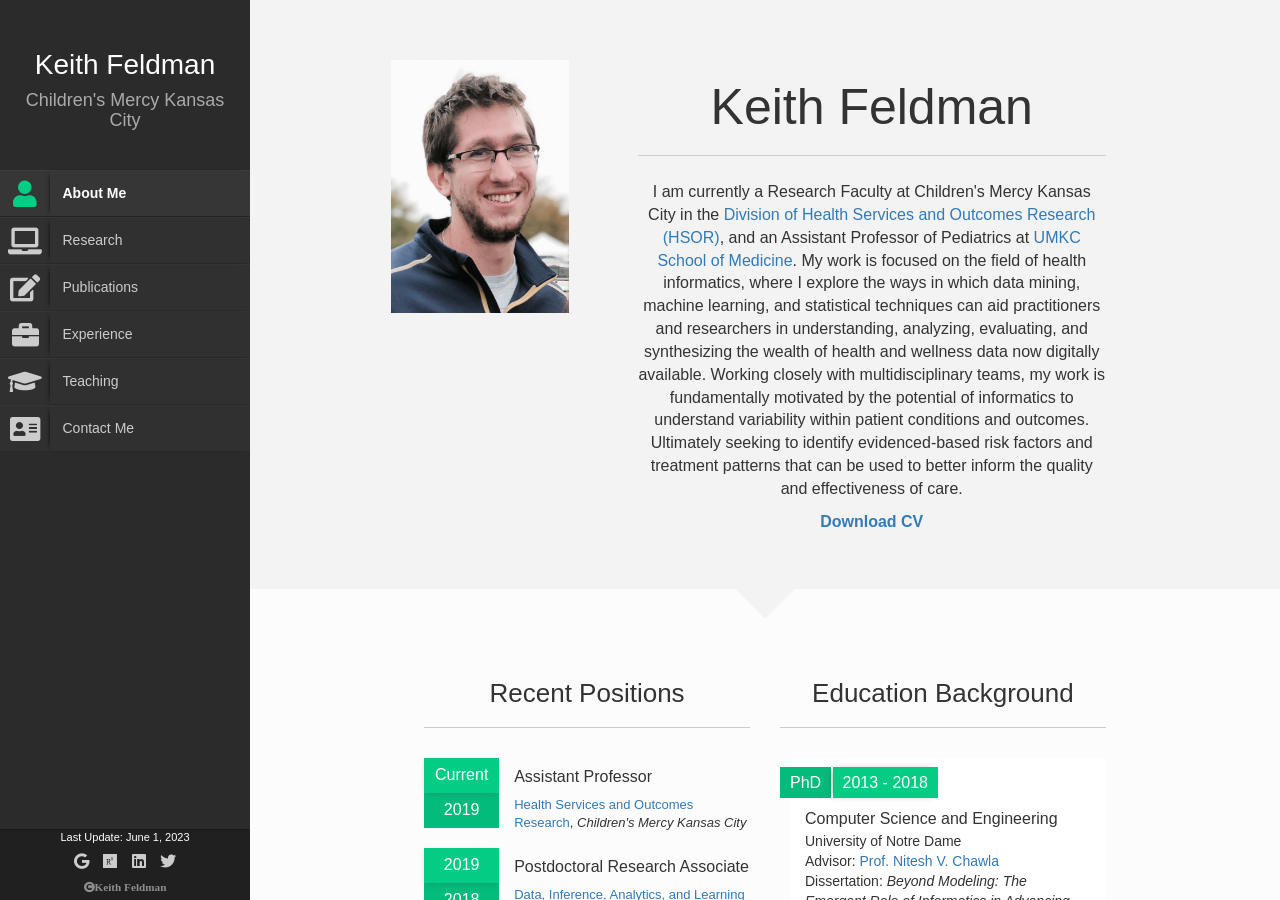
<file: index.html>
<!DOCTYPE html>
<html lang="en">
    <head>


<!-- Global site tag (gtag.js) - Google Analytics -->
<script async src="https://www.googletagmanager.com/gtag/js?id=UA-67998223-4"></script>
<script>
  window.dataLayer = window.dataLayer || [];
  function gtag(){dataLayer.push(arguments);}
  gtag('js', new Date());

  gtag('config', 'UA-67998223-4');
</script>

        <title>Keith Feldman</title>
        <meta http-equiv="Content-Type" content="text/html; charset=UTF-8">
        <meta name="author" content="owwwlab.com">
        <meta name="viewport" content="width=device-width, initial-scale=1, maximum-scale=1">
        <meta name="description" content="Keith Feldman Personal Webpage" />
        <meta name="keywords" content="profile, Keith Feldman" />


        <!--CSS styles-->
        <link rel="stylesheet" href="css/bootstrap_index.css">
        <link rel="stylesheet" href="css/font-awesome.min.css">  
        <link rel="stylesheet" href="css/perfect-scrollbar-0.4.5.min.css">
        <link rel="stylesheet" href="css/magnific-popup.css">
        <link rel="stylesheet" href="css/style.css">
        <link id="theme-style" rel="stylesheet" href="css/styles/default.css">

        <!--/CSS styles-->
        <!--Javascript files-->
        <script type="text/javascript" src="js/jquery-1.11.3.min.js"></script>
        <script type="text/javascript" src="js/TweenMax.min.js"></script>
        <script type="text/javascript" src="js/jquery.touchSwipe.min.js"></script>
        <script type="text/javascript" src="js/jquery.carouFredSel-6.2.1-packed.js"></script>
        <script type="text/javascript" src="js/modernizr.custom.63321.js"></script>
        <script type="text/javascript" src="js/jquery.dropdownit.js"></script>
        <script type="text/javascript" src="js/ScrollToPlugin.min.js"></script>
        <script type="text/javascript" src="js/bootstrap.min.js"></script>
        <script type="text/javascript" src="js/jquery.mixitup.min.js"></script>
        <script type="text/javascript" src="js/masonry.min.js"></script>
        <script type="text/javascript" src="js/perfect-scrollbar-0.4.5.with-mousewheel.min.js"></script>
        <script type="text/javascript" src="js/jquery.nicescroll.min.js"></script>
        <script type="text/javascript" src="js/magnific-popup.js"></script>
        <script type="text/javascript" src="js/custom.js"></script>
        <!--/Javascript files-->

    </head>
    <body>

        <div id="wrapper">
            <a href="#sidebar" class="mobilemenu"><i class="fa fa-bars"></i></a>
            <div id="sidebar">
                <div id="sidebar-wrapper">
                    <div id="sidebar-inner">
                        <!-- Profile/logo section-->
                        <div id="profile" class="clearfix">
                            <div class="title">
                                <a href="index.html"><h2>Keith Feldman</h2></a>
                                <h3>Children's Mercy Kansas City</h3>
                            </div>   
                        </div>
                        <!-- /Profile/logo section-->

                        <!-- Main navigation-->
                        <div id="main-nav">
                            <ul id="navigation">
                                <li class="currentmenu">
                                  <a href="index.html">
                                    <i class="fa fa-user"></i>
                                    <div class="text">About Me</div>
                                  </a>
                                </li>  
                                
                                <li>
                                  <a href="research.html">
                                    <i class="fa fa-laptop"></i>
                                    <div class="text">Research</div>
                                  </a>
                                </li> 
                                
                                <li>
                                  <a href="publication.html">
                                    <i class="fa fa-edit"></i>
                                    <div class="text">Publications</div>
                                  </a>
                                </li> 

                                <li>
                                  <a href="experience.html">
                                    <i class="fa fa-briefcase"></i>
                                    <div class="text">Experience</div>
                                  </a>
                                </li>

                                <li>
                                  <a href="teaching.html">
                                      <i class="fa fa-graduation-cap"></i>
                                      <div class="text">Teaching</div>
                                  </a>
                                </li>

                                <li>
                                  <a href="contact.html">
                                      <i class="fa fa-address-card"></i>
                                      <div class="text">Contact Me</div>
                                  </a>
                                </li>

                            </ul>
                        </div>
                        <!-- /Main navigation-->
                        <!-- Sidebar footer -->
                        <div id="sidebar-footer">
                            <div class="lastupdate">Last Update: June 1, 2023</div>
                            <div class="social-icons">
                                <ul>
                                    <li><a href="https://scholar.google.com/citations?user=5M6lokQAAAAJ&hl=en&oi=ao" target="_blank"><i class="fab fa-google"></i></a></li>
				    <li><a href="https://www.researchgate.net/profile/Keith_Feldman" target="_blank"><i class="fab fa-researchgate"></i></a></li>
                                    <li><a href="https://www.linkedin.com/in/keith-feldman-a48454a9" target="_blank"><i class="fab fa-linkedin"></i></a></li>
                                    <li><a href="https://twitter.com/keithfeldman3" target="_blank"><i class="fab fa-twitter"></i></a></li>
                                </ul>
                            </div>
                            <div id="copyright">
                                <i class="fa fa-copyright">Keith Feldman</i>
                            </div>
                    
                        </div>
                        <!-- /Sidebar footer -->
                    </div>

                </div>
            </div>

            <div id="main">
            
                <div id="biography" class="page home" data-pos="home">
                    <div class="pageheader">
                        <div class="headercontent">
                            <div class="section-container">
                                
                                <div class="row">
                                    <div class="col-sm-2 visible-sm"></div>
                                    <div class="col-sm-8 col-md-4">
										<center>
											<div class="biothumb">
												<img alt="image" src="img/personal/headshot.JPG" class="img-responsive">
											</div>
										</center>                                        
                                    </div>
                                    <div class="clearfix visible-sm visible-xs"></div>
                                    <div class="col-sm-12 col-md-7">
										<center>
                                        	<h3 class="title">Keith Feldman</h3>
										
                                        <p>I am currently a Research Faculty at Children's Mercy Kansas City in the <a href="https://www.childrensmercy.org/research/health-services-and-outcomes/ " target="_blank"> Division of Health Services and Outcomes Research (HSOR)</a>, and an Assistant Professor of Pediatrics at <a href="https://med.umkc.edu/ " target="_blank"> UMKC School of Medicine</a>. My work is focused on the field of health informatics, where I explore the ways in which data mining, machine learning, and statistical techniques can aid practitioners and researchers in understanding, analyzing, evaluating, and synthesizing the wealth of health and wellness data now digitally available. Working closely with multidisciplinary teams, my work is fundamentally motivated by the potential of informatics to understand variability within patient conditions and outcomes. Ultimately seeking to identify evidenced-based risk factors and treatment patterns that can be used to better inform the quality and effectiveness of care.</p>
                                        <center><p><a href="papers/feldman_CV.pdf" target="_blank"><strong>Download CV</strong></a> </p></center></center>
                                    </div>  
                                </div>
                            </div>        
                        </div>
                    </div>

                    <div class="pagecontents">
                        <div class="section color-1">
                            <div class="section-container">
                                <div class="row">
                                    <div class="col-md-5 col-md-offset-1">
                                        <div class="title text-center">
                                            <h3>Recent Positions</h3>
                                        </div>
                                        <ul class="ul-dates">
                                            <li>
                                                <div class="dates">
                                                    <span>Current</span>
                                                    <span>2019</span>
                                                </div>
                                                <div class="content">
                                                    <h4>Assistant Professor</h4>
                                                    <p><a href="https://researchers.childrensmercy.org/display/293795" target="_blank">Health Services and Outcomes Research</a>, <em>Children's Mercy Kansas City</em></p>
                                                </div>
                                            </li>
                                            <li>
                                                <div class="dates">
                                                    <span>2019</span>
                                                    <span>2018</span>
                                                </div>
                                                <div class="content">
                                                    <h4>Postdoctoral Research Associate</h4>
                                                    <p><a href="https://www3.nd.edu/~dial/home/" target="_blank">Data, Inference, Analytics, and Learning (DIAL) Lab</a>, <em>University of Notre Dame</em></p>
                                                </div>
                                            </li>
                                            <li>
                                                <div class="dates">
                                                    <span>2018</span>
                                                    <span>2013</span>
                                                </div>
                                                <div class="content">
                                                    <h4>Research Assistant</h4>
                                                    <p><a href="https://www3.nd.edu/~dial/home/" target="_blank">Data, Inference, Analytics, and Learning (DIAL) Lab</a>, <em>University of Notre Dame</em></p>
                                                </div>
                                            </li>
                                            <li>
                                                <div class="dates">
                                                    <span>2018</span>
                                                    <span>2016</span>
                                                </div>
                                                <div class="content">
                                                    <h4>Graduate Fellow</h4>
                                                    <p><a href="https://cra.org/crae/activities/fellows/" target="_blank">CRA Education Committee (CRA-E)</a></p>
                                                </div>
                                            </li>
                                            <li>
                                                <div class="dates">
                                                    <span>Summer 2016</span>
                                                </div>
                                                <div class="content">
                                                    <h4>Research Intern</h4>
                                                    <p><a href="http://www.research.ibm.com" target="_blank">IBM Research</a>, <em>Dublin, Ireland</em></p>
                                                </div>
                                            </li>
                                         </ul>
                                    </div>
                                    <div class="col-md-5">
                                        <div class="title text-center">
                                            <h3>Education Background</h3>
                                        </div>
                                        <ul class="ul-card">
                                            <li>
                                                <div class="dy">
                                                    <span class="degree">PhD</span>
                                                    <span class="year">2013 - 2018</span>
                                                </div>
                                                <div class="description">
                                                    <p class="waht">Computer Science and Engineering</p>
                                                    <p class="where">University of Notre Dame</p>
													<p class="where"> Advisor: <a href="https://www3.nd.edu/~nchawla/">Prof. Nitesh V. Chawla</a> </p>
													<p class="where">Dissertation: <em>Beyond Modeling: The Emergent Role of Informatics in Advancing Healthcare Knowledge</em></p>
                                                </div>
                                            </li>
                                            <li>
                                                <div class="dy">
                                                    <span class="degree">M.S.</span>
                                                    <span class="year">2013 - 2017</span>
                                                </div>
                                                <div class="description">
                                                    <p class="waht">Computer Science and Engineering</p>
                                                    <p class="where">University of Notre Dame</p>
													<p class="where"> Advisor: <a href="https://www3.nd.edu/~nchawla/">Prof. Nitesh V. Chawla</a> </p>
                                                </div>
                                            </li>
                                            <li>
                                                <div class="dy">
                                                    <span class="degree">B.S.</span>
                                                    <span class="year">2008 - 2012</span>
                                                </div>
                                                <div class="description">
                                                    <p class="waht">Computer Science</p>
                                                    <p class="where">University of Notre Dame</p>
                                                </div>
                                            </li>
                                        </ul>
                                    </div>    
                                </div>    
                            </div> 
                        </div>
                    </div>
                </div>
            </div>
        </div>
    </body>
</html>
</file>
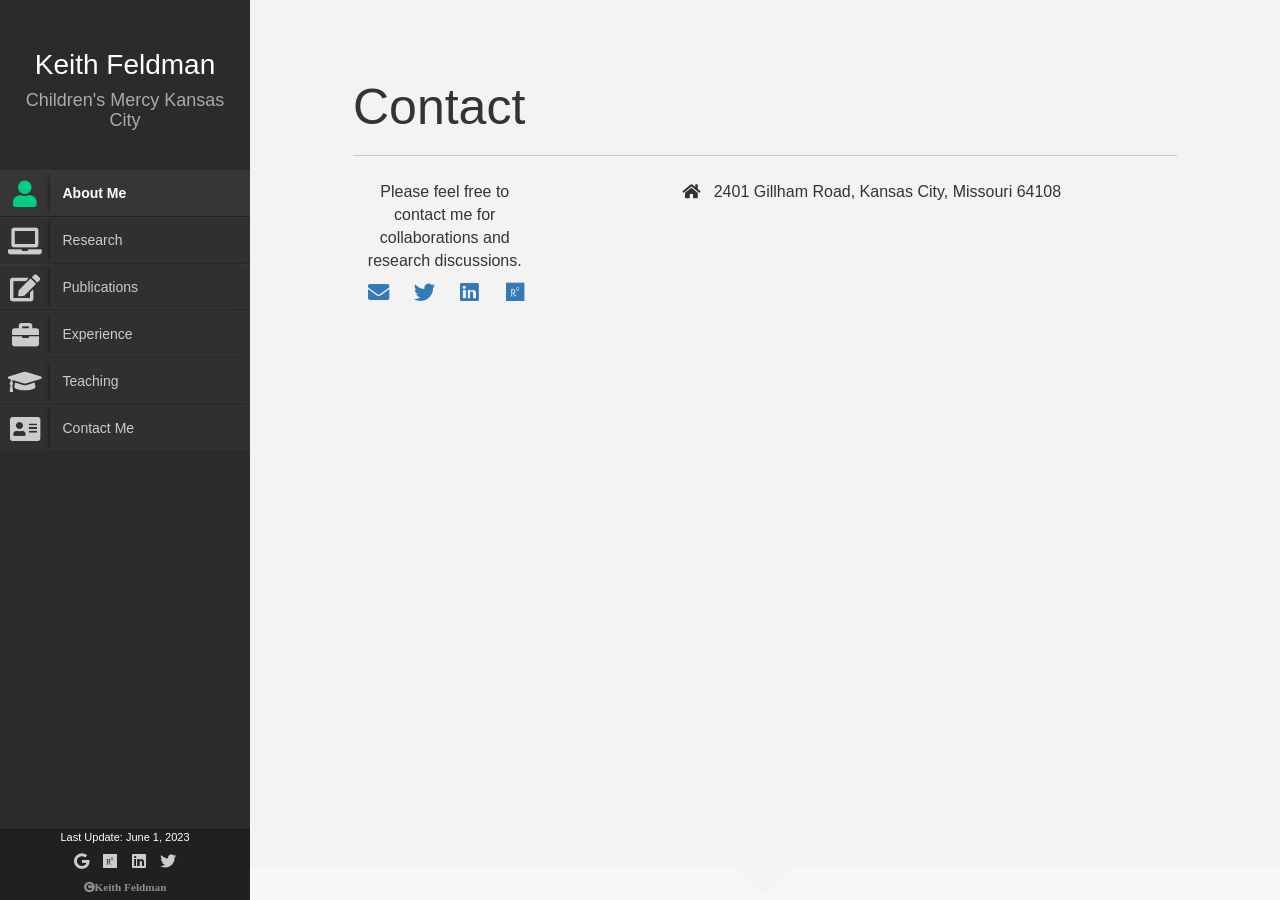
<file: contact.html>
<!DOCTYPE html>
<html lang="en">
    <head>


<!-- Global site tag (gtag.js) - Google Analytics -->
<script async src="https://www.googletagmanager.com/gtag/js?id=UA-67998223-4"></script>
<script>
  window.dataLayer = window.dataLayer || [];
  function gtag(){dataLayer.push(arguments);}
  gtag('js', new Date());

  gtag('config', 'UA-67998223-4');
</script>

        <title>Keith Feldman</title>
        <meta http-equiv="Content-Type" content="text/html; charset=UTF-8">
        <meta name="author" content="owwwlab.com">
        <meta name="viewport" content="width=device-width, initial-scale=1, maximum-scale=1">
        <meta name="description" content="Keith Feldman Personal Webpage" />
        <meta name="keywords" content="profile, Keith Feldman" />

        <link rel="shortcut icon" href="favicon.ico">

        <!--CSS styles-->
        <link rel="stylesheet" href="css/bootstrap.css">
        <link rel="stylesheet" href="css/font-awesome.min.css">  
        <link rel="stylesheet" href="css/perfect-scrollbar-0.4.5.min.css">
        <link rel="stylesheet" href="css/magnific-popup.css">
        <link rel="stylesheet" href="css/style.css">
        <link id="theme-style" rel="stylesheet" href="css/styles/default.css">

        <!--/CSS styles-->
        <!--Javascript files-->
        <script type="text/javascript" src="js/jquery-1.11.3.min.js"></script>
        <script type="text/javascript" src="js/TweenMax.min.js"></script>
        <script type="text/javascript" src="js/jquery.touchSwipe.min.js"></script>
        <script type="text/javascript" src="js/jquery.carouFredSel-6.2.1-packed.js"></script>
        <script type="text/javascript" src="js/modernizr.custom.63321.js"></script>
        <script type="text/javascript" src="js/jquery.dropdownit.js"></script>
        <script type="text/javascript" src="js/ScrollToPlugin.min.js"></script>
        <script type="text/javascript" src="js/bootstrap.min.js"></script>
        <script type="text/javascript" src="js/jquery.mixitup.min.js"></script>
        <script type="text/javascript" src="js/masonry.min.js"></script>
        <script type="text/javascript" src="js/perfect-scrollbar-0.4.5.with-mousewheel.min.js"></script>
        <script type="text/javascript" src="js/jquery.nicescroll.min.js"></script>
        <script type="text/javascript" src="js/magnific-popup.js"></script>
        <script type="text/javascript" src="js/custom.js"></script>
        <!--/Javascript files-->

    </head>
    <body>
        <div id="wrapper">
            <a href="#sidebar" class="mobilemenu"><i class="fa fa-bars"></i></a>
            <div id="sidebar">
                <div id="sidebar-wrapper">
                    <div id="sidebar-inner">
                        <!-- Profile/logo section-->
                        <div id="profile" class="clearfix">
                            <div class="title">
                                <a href="index.html"><h2>Keith Feldman</h2></a>
                                <h3>Children's Mercy Kansas City</h3>
                            </div>   
                        </div>
                        <!-- /Profile/logo section-->

                        <!-- Main navigation-->
                        <div id="main-nav">
                            <ul id="navigation">
                                <li class="currentmenu">
                                  <a href="index.html">
                                    <i class="fa fa-user"></i>
                                    <div class="text">About Me</div>
                                  </a>
                                </li>  
                                
                                <li>
                                  <a href="research.html">
                                    <i class="fa fa-laptop"></i>
                                    <div class="text">Research</div>
                                  </a>
                                </li> 
                                
                                <li>
                                  <a href="publication.html">
                                    <i class="fa fa-edit"></i>
                                    <div class="text">Publications</div>
                                  </a>
                                </li> 

                                <li>
                                  <a href="experience.html">
                                    <i class="fa fa-briefcase"></i>
                                    <div class="text">Experience</div>
                                  </a>
                                </li>

                                <li>
                                  <a href="teaching.html">
                                      <i class="fa fa-graduation-cap"></i>
                                      <div class="text">Teaching</div>
                                  </a>
                                </li>

                                <li>
                                  <a href="contact.html">
                                      <i class="fa fa-address-card"></i>
                                      <div class="text">Contact Me</div>
                                  </a>
                                </li>

                            </ul>
                        </div>
                        <!-- /Main navigation-->
                        <!-- Sidebar footer -->
                        <div id="sidebar-footer">
                            <div class="lastupdate">Last Update: June 1, 2023</div>
                            <div class="social-icons">
                                <ul>
                                    <li><a href="https://scholar.google.com/citations?user=5M6lokQAAAAJ&hl=en&oi=ao" target="_blank"><i class="fab fa-google"></i></a></li>
				    <li><a href="https://www.researchgate.net/profile/Keith_Feldman" target="_blank"><i class="fab fa-researchgate"></i></a></li>
                                    <li><a href="https://www.linkedin.com/in/keith-feldman-a48454a9" target="_blank"><i class="fab fa-linkedin"></i></a></li>
                                    <li><a href="https://twitter.com/keithfeldman3" target="_blank"><i class="fab fa-twitter"></i></a></li>
                                </ul>
                            </div>
                            <div id="copyright">
                                <i class="fa fa-copyright">Keith Feldman</i>
                            </div>
                    
                        </div>
                        <!-- /Sidebar footer -->
                    </div>

                </div>
            </div>

            <div id="main">
                
                <div id="contact" class="page">
                    <div class="pageheader">
                        <div class="headercontent">
                            <div class="section-container">
                                
                                <h2 class="title">Contact</h2>
                            
                                <div class="row">
                                    <div class="col-md-3">
										<center>
											<p>Please feel free to contact me for collaborations and research discussions.</p>
											<div class="col-md-3"><a href="mailto:kfeldman@cmh.edu"><i class="fa fa-envelope fa-lg"></i></a></div>
											<div class="col-md-3"><a href="https://twitter.com/keithfeldman3"><i class="fab fa-twitter fa-lg"></i></a></div>
											<div class="col-md-3"><a href="https://www.linkedin.com/in/keith-feldman-a48454a9"><i class="fab fa-linkedin fa-lg"></i></a></div>
											<div class="col-md-3"><a href="https://www.researchgate.net/profile/Keith_Feldman"><i class="fab fa-researchgate fa-lg"></i></a></div>
										</center>
                                    </div>
                                    <div class="col-md-9">
										<center>
                                        <ul class="list-unstyled">
                                            <li>
                                                <strong><i class="fa fa-home"></i>&nbsp;&nbsp;</strong>
                                                <span>2401 Gillham Road, Kansas City, Missouri 64108</span>
                                            </li>
                                        </ul>   
											<iframe src="https://www.google.com/maps/embed?pb=!1m18!1m12!1m3!1d3096.9920475420786!2d-94.57936994848428!3d39.0838788794419!2m3!1f0!2f0!3f0!3m2!1i1024!2i768!4f13.1!3m3!1m2!1s0x87c0f013656c36f7%3A0x35a9f6984c53c0b!2sChildren&#39;s%20Mercy%20Adele%20Hall%20Campus!5e0!3m2!1sen!2sus!4v1578355122184!5m2!1sen!2sus" width="800" height="600" frameborder="0" style="border:0;" allowfullscreen=""></iframe>
										</center>
                                    </div>
                                </div>
                            </div>
                        </div>
                    </div> 
                </div>
            </div>
        </div>
    </body>
</html>
</file>
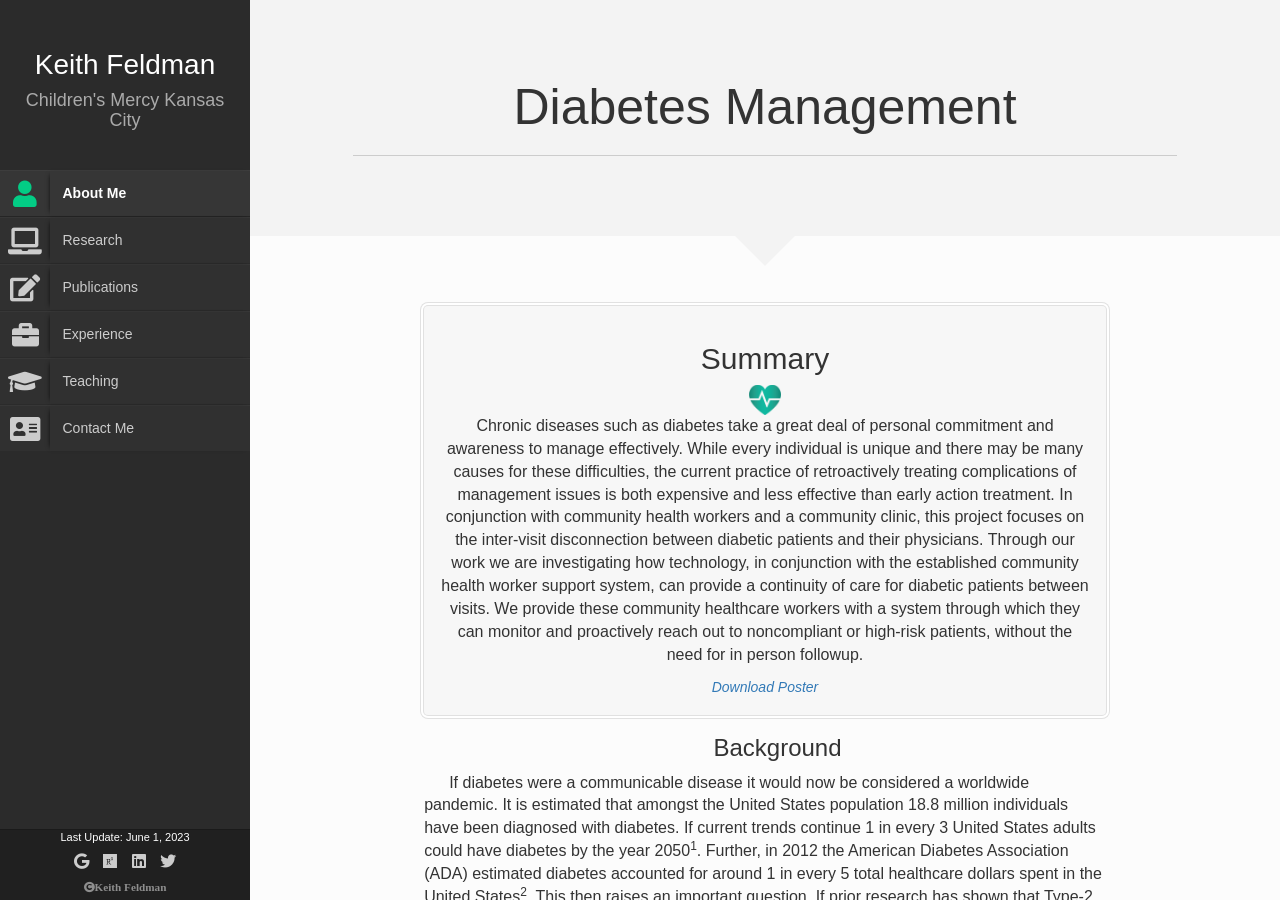
<file: diabetes.html>
<!DOCTYPE html>
<html lang="en">
    <head>


<!-- Global site tag (gtag.js) - Google Analytics -->
<script async src="https://www.googletagmanager.com/gtag/js?id=UA-67998223-4"></script>
<script>
  window.dataLayer = window.dataLayer || [];
  function gtag(){dataLayer.push(arguments);}
  gtag('js', new Date());

  gtag('config', 'UA-67998223-4');
</script>

        <title>Keith Feldman</title>
        <meta http-equiv="Content-Type" content="text/html; charset=UTF-8">
        <meta name="author" content="owwwlab.com">
        <meta name="viewport" content="width=device-width, initial-scale=1, maximum-scale=1">
        <meta name="description" content="Keith Feldman Personal Webpage" />
        <meta name="keywords" content="profile, Keith Feldman" />

        <link rel="shortcut icon" href="favicon.ico">

        <!--CSS styles-->
        <link rel="stylesheet" href="css/bootstrap.css">
        <link rel="stylesheet" href="css/font-awesome.min.css">  
        <link rel="stylesheet" href="css/perfect-scrollbar-0.4.5.min.css">
        <link rel="stylesheet" href="css/magnific-popup.css">
        <link rel="stylesheet" href="css/style.css">
        <link id="theme-style" rel="stylesheet" href="css/styles/default.css">

        <!--/CSS styles-->
        <!--Javascript files-->
        <script type="text/javascript" src="js/jquery-1.11.3.min.js"></script>
        <script type="text/javascript" src="js/TweenMax.min.js"></script>
        <script type="text/javascript" src="js/jquery.touchSwipe.min.js"></script>
        <script type="text/javascript" src="js/jquery.carouFredSel-6.2.1-packed.js"></script>
        <script type="text/javascript" src="js/modernizr.custom.63321.js"></script>
        <script type="text/javascript" src="js/jquery.dropdownit.js"></script>
        <script type="text/javascript" src="js/ScrollToPlugin.min.js"></script>
        <script type="text/javascript" src="js/bootstrap.min.js"></script>
        <script type="text/javascript" src="js/jquery.mixitup.min.js"></script>
        <script type="text/javascript" src="js/masonry.min.js"></script>
        <script type="text/javascript" src="js/perfect-scrollbar-0.4.5.with-mousewheel.min.js"></script>
        <script type="text/javascript" src="js/jquery.nicescroll.min.js"></script>
        <script type="text/javascript" src="js/magnific-popup.js"></script>
        <script type="text/javascript" src="js/custom.js"></script>
        <!--/Javascript files-->

    </head>
    <body>
        <div id="wrapper">
            <a href="#sidebar" class="mobilemenu"><i class="fa fa-bars"></i></a>
            <div id="sidebar">
                <div id="sidebar-wrapper">
                    <div id="sidebar-inner">
                        <!-- Profile/logo section-->
                        <div id="profile" class="clearfix">
                            <div class="title">
                                <a href="index.html"><h2>Keith Feldman</h2></a>
                                <h3>Children's Mercy Kansas City</h3>
                            </div>   
                        </div>
                        <!-- /Profile/logo section-->

                        <!-- Main navigation-->
                        <div id="main-nav">
                            <ul id="navigation">
                                <li class="currentmenu">
                                  <a href="index.html">
                                    <i class="fa fa-user"></i>
                                    <div class="text">About Me</div>
                                  </a>
                                </li>  
                                
                                <li>
                                  <a href="research.html">
                                    <i class="fa fa-laptop"></i>
                                    <div class="text">Research</div>
                                  </a>
                                </li> 
                                
                                <li>
                                  <a href="publication.html">
                                    <i class="fa fa-edit"></i>
                                    <div class="text">Publications</div>
                                  </a>
                                </li> 

                                <li>
                                  <a href="experience.html">
                                    <i class="fa fa-briefcase"></i>
                                    <div class="text">Experience</div>
                                  </a>
                                </li>

                                <li>
                                  <a href="teaching.html">
                                      <i class="fa fa-graduation-cap"></i>
                                      <div class="text">Teaching</div>
                                  </a>
                                </li>

                                <li>
                                  <a href="contact.html">
                                      <i class="fa fa-address-card"></i>
                                      <div class="text">Contact Me</div>
                                  </a>
                                </li>

                            </ul>
                        </div>
                        <!-- /Main navigation-->
                        <!-- Sidebar footer -->
                        <div id="sidebar-footer">
                            <div class="lastupdate">Last Update: June 1, 2023</div>
                            <div class="social-icons">
                                <ul>
                                    <li><a href="https://scholar.google.com/citations?user=5M6lokQAAAAJ&hl=en&oi=ao" target="_blank"><i class="fab fa-google"></i></a></li>
				    <li><a href="https://www.researchgate.net/profile/Keith_Feldman" target="_blank"><i class="fab fa-researchgate"></i></a></li>
                                    <li><a href="https://www.linkedin.com/in/keith-feldman-a48454a9" target="_blank"><i class="fab fa-linkedin"></i></a></li>
                                    <li><a href="https://twitter.com/keithfeldman3" target="_blank"><i class="fab fa-twitter"></i></a></li>
                                </ul>
                            </div>
                            <div id="copyright">
                                <i class="fa fa-copyright">Keith Feldman</i>
                            </div>
                    
                        </div>
                        <!-- /Sidebar footer -->
                    </div>

                </div>
            </div>

            <div id="main">
                <div id="teaching" class="page">
                    <div class="pageheader">
                        <div class="headercontent">
                            <div class="section-container">
								<center>
                                	<h2 class="title">Diabetes Management</h2> 
								</center>
                                <div class="row">
                                    <div class="col-md-12">
                                        <p></p>                                                   
                                    </div>
                                </div>
                            </div>
                        </div>
                    </div>
                    <div class="pagecontents">
                        <div class="section color-1">
                            <div class="section-container">
                                <div class="row">
                                    <div class="col-md-10 col-md-offset-1">
											<div class="panel panel-cta panel-body" style="background-color: #f7f7f7; box-shadow: 0 0 0 1px #e1e1e1, 0 0 0 3px #fff, 0 0 0 4px #e1e1e1;">
												<center>
												<h2>Summary</h2>
												<img src="project/diabetes.png" alt="" class="img-responsive" style="display: inline; max-width: 5%">
												<p>Chronic diseases such as diabetes take a great deal of personal commitment and awareness to manage effectively. While every individual is unique and there may be many causes for these difficulties, the current practice of retroactively treating complications of management issues is both expensive and less effective than early action treatment. In conjunction with community health workers and a community clinic, this project focuses on the inter-visit disconnection between diabetic patients and their physicians. Through our work we are investigating how technology, in conjunction with the established community health worker support system, can provide a continuity of care for diabetic patients between visits. We provide these community healthcare workers with a system through which they can monitor and proactively reach out to noncompliant or high-risk patients, without the need for in person followup.</p>
												<span style="font-size: 14px;"><a href="project/DiabetesPoster_2015.pdf" target="_blank"><i>Download Poster</i></a></span>
												</center>
											</div>
											<div style="text-indent: 25px;">
												<center>
													<h3>Background</h3>
												</center>
												<p>
													If diabetes were a communicable disease it would now be considered a worldwide pandemic. It is estimated that amongst the United States population 18.8 million individuals have been diagnosed with diabetes. If current trends continue 1 in every 3 United States adults could have diabetes by the year 2050<sup>1</sup>.  Further, in 2012 the American Diabetes Association (ADA) estimated diabetes accounted for around 1 in every 5 total healthcare dollars spent in the United States<sup>2</sup>. This then raises an important question. If prior research has shown that Type-2 diabetes is controllable through lifestyle management, why then has the impact of diabetes become so severe? 
												</p>
												<p>
													We believe this can be attributed to two factors, lifestyle and behavioral decisions and a disconnection between the physicians and patients inter-visit. According to the CDC lifestyle management such as healthy food choices and physical activity cannot only be used to prevent Type-2 diabetes, but also can be used to control it without the need for medication. Unfortunately it has been shown that diabetics are statically less likely to achieve the recommended activity level than those without the disease<sup>3</sup>. 
												</p>
											</div>
											<hr>
											<div style="text-indent: 25px;">
												<center>
													<h3>Methods</h3>
												</center>
												<p>
													To address the problems discussed we have created a two-part solution consisting of a smartphone application, as well as a web-based patient management portal. The application will serve as a point of record for the patient’s glucose levels, nutritional information, and over the counter medications, as well as providing reminders for the patient’s upcoming HbA1c lab appointments. Additionally the application will provide a list of all current medications loaded directly from the patients EMR in collaboration with the local health exchange. 
												</p>
												<p>
													The focal point of the solution is the web-portal utilized by community health workers (CHW). These workers are invaluable, as unlike the often fully or overbooked physicians in the clinic, they will have time available to monitor patients intra-visit. From this interface CHW's will be able to manage all patients under their care. They will receive text alerts when patients glucose levels are recorded out of a personalized safe range, or when a patients requests to be contacted. The portal itself will provide the ability to monitor adherence information on an individual level. CHW will also have access to information such as their recorded glucose and nutrition records. Additionally they will have access to peripheral information such as patient's prescribed medications, as well as any OTC medications they have recorded.  
												</p>
												<p>
													Together these tools would allow medical providers to create and manage individually tailored healthcare plans. By monitoring the information though the companion portal a provider may identify the need to modify a patient's treatment course much earlier than if they waited for the next scheduled appointment. Further, it is our hope to find ways to utilize this data within the patient clinical visits, allowing physicians to draw on a more complete set of personalized data
												</p>
											</div>
											<div style="font-size: 12px;">
												<center>
													<h4>References</h4>
												</center>
													<ol>
														<li>Boyle, James P., et al. "Projection of the year 2050 burden of diabetes in the US adult population: dynamic modeling of  incidence, mortality, and prediabetes prevalence." Popul Health Metr 8.1 (2010): 29.</li>
														<li>American Diabetes Association. "Economic costs of diabetes in the US in 2012." Diabetes Care 36.4 (2013): 1033-1046. </li>
														<li>Zhao, G., et al. "Compliance with physical activity recommendations in US adults with diabetes." Diabetic Medicine 25.2 (2008): 221-227.</li>
													</ol>
											</div>
									</div>
								</div>
							</div>
						</div>
					</div>
				</div>
			</div>
        </div>
    </body>
</html>
</file>
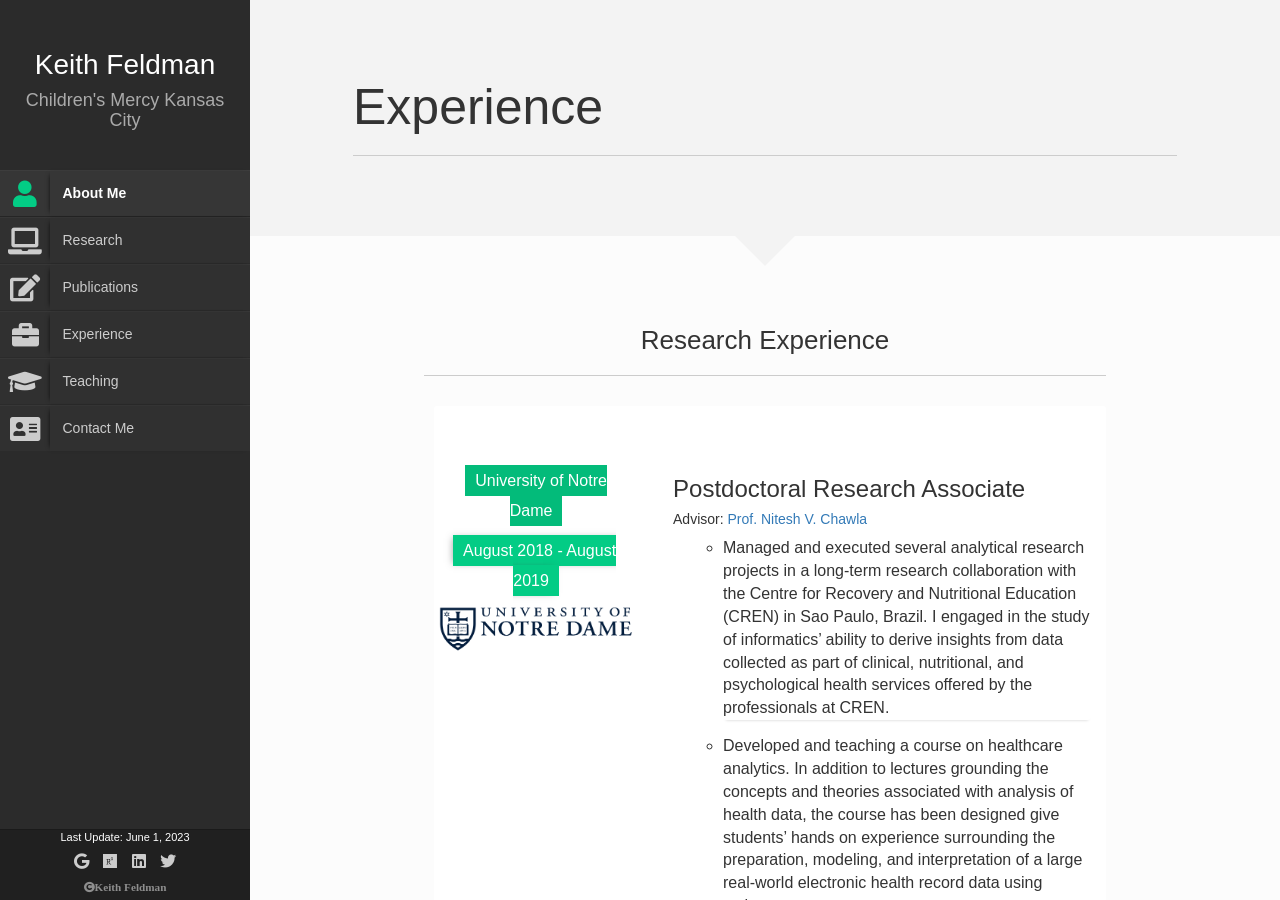
<file: experience.html>
<!DOCTYPE html>
<html lang="en">
    <head>


<!-- Global site tag (gtag.js) - Google Analytics -->
<script async src="https://www.googletagmanager.com/gtag/js?id=UA-67998223-4"></script>
<script>
  window.dataLayer = window.dataLayer || [];
  function gtag(){dataLayer.push(arguments);}
  gtag('js', new Date());

  gtag('config', 'UA-67998223-4');
</script>

        <title>Keith Feldman</title>
        <meta http-equiv="Content-Type" content="text/html; charset=UTF-8">
        <meta name="author" content="owwwlab.com">
        <meta name="viewport" content="width=device-width, initial-scale=1, maximum-scale=1">
        <meta name="description" content="Keith Feldman Personal Webpage" />
        <meta name="keywords" content="profile, Keith Feldman" />

        <link rel="shortcut icon" href="favicon.ico">

        <!--CSS styles-->
        <link rel="stylesheet" href="css/bootstrap.css">
        <link rel="stylesheet" href="css/font-awesome.min.css">  
        <link rel="stylesheet" href="css/perfect-scrollbar-0.4.5.min.css">
        <link rel="stylesheet" href="css/magnific-popup.css">
        <link rel="stylesheet" href="css/style.css">
        <link id="theme-style" rel="stylesheet" href="css/styles/default.css">

        <!--/CSS styles-->
        <!--Javascript files-->
        <script type="text/javascript" src="js/jquery-1.11.3.min.js"></script>
        <script type="text/javascript" src="js/TweenMax.min.js"></script>
        <script type="text/javascript" src="js/jquery.touchSwipe.min.js"></script>
        <script type="text/javascript" src="js/jquery.carouFredSel-6.2.1-packed.js"></script>
        <script type="text/javascript" src="js/modernizr.custom.63321.js"></script>
        <script type="text/javascript" src="js/jquery.dropdownit.js"></script>
        <script type="text/javascript" src="js/ScrollToPlugin.min.js"></script>
        <script type="text/javascript" src="js/bootstrap.min.js"></script>
        <script type="text/javascript" src="js/jquery.mixitup.min.js"></script>
        <script type="text/javascript" src="js/masonry.min.js"></script>
        <script type="text/javascript" src="js/perfect-scrollbar-0.4.5.with-mousewheel.min.js"></script>
        <script type="text/javascript" src="js/jquery.nicescroll.min.js"></script>
        <script type="text/javascript" src="js/magnific-popup.js"></script>
        <script type="text/javascript" src="js/custom.js"></script>
        <!--/Javascript files-->

    </head>
    <body>
        <div id="wrapper">
            <a href="#sidebar" class="mobilemenu"><i class="fa fa-bars"></i></a>
            <div id="sidebar">
                <div id="sidebar-wrapper">
                    <div id="sidebar-inner">
                        <!-- Profile/logo section-->
                        <div id="profile" class="clearfix">
                            <div class="title">
                                <a href="index.html"><h2>Keith Feldman</h2></a>
                                <h3>Children's Mercy Kansas City</h3>
                            </div>   
                        </div>
                        <!-- /Profile/logo section-->

                        <!-- Main navigation-->
                        <div id="main-nav">
                            <ul id="navigation">
                                <li class="currentmenu">
                                  <a href="index.html">
                                    <i class="fa fa-user"></i>
                                    <div class="text">About Me</div>
                                  </a>
                                </li>  
                                
                                <li>
                                  <a href="research.html">
                                    <i class="fa fa-laptop"></i>
                                    <div class="text">Research</div>
                                  </a>
                                </li> 
                                
                                <li>
                                  <a href="publication.html">
                                    <i class="fa fa-edit"></i>
                                    <div class="text">Publications</div>
                                  </a>
                                </li> 

                                <li>
                                  <a href="experience.html">
                                    <i class="fa fa-briefcase"></i>
                                    <div class="text">Experience</div>
                                  </a>
                                </li>

                                <li>
                                  <a href="teaching.html">
                                      <i class="fa fa-graduation-cap"></i>
                                      <div class="text">Teaching</div>
                                  </a>
                                </li>

                                <li>
                                  <a href="contact.html">
                                      <i class="fa fa-address-card"></i>
                                      <div class="text">Contact Me</div>
                                  </a>
                                </li>

                            </ul>
                        </div>
                        <!-- /Main navigation-->
                        <!-- Sidebar footer -->
                        <div id="sidebar-footer">
                            <div class="lastupdate">Last Update: June 1, 2023</div>
                            <div class="social-icons">
                                <ul>
                                    <li><a href="https://scholar.google.com/citations?user=5M6lokQAAAAJ&hl=en&oi=ao" target="_blank"><i class="fab fa-google"></i></a></li>
				    <li><a href="https://www.researchgate.net/profile/Keith_Feldman" target="_blank"><i class="fab fa-researchgate"></i></a></li>
                                    <li><a href="https://www.linkedin.com/in/keith-feldman-a48454a9" target="_blank"><i class="fab fa-linkedin"></i></a></li>
                                    <li><a href="https://twitter.com/keithfeldman3" target="_blank"><i class="fab fa-twitter"></i></a></li>
                                </ul>
                            </div>
                            <div id="copyright">
                                <i class="fa fa-copyright">Keith Feldman</i>
                            </div>
                    
                        </div>
                        <!-- /Sidebar footer -->
                    </div>

                </div>
            </div>

            <div id="main">
            
                <div id="teaching" class="page">
                    <div class="pageheader">
                        <div class="headercontent">
                            <div class="section-container">
                                
                                <h2 class="title">Experience</h2>
                                
                                <div class="row">
                                    <div class="col-md-12">
                                        <p></p>                                                   
                                    </div>
                                </div>
                            </div>
                        </div>
                    </div>
                    <div class="pagecontents">
                        <div class="section color-1">
                            <div class="section-container">
                                <div class="row">
                                    <div class="col-md-10 col-md-offset-1">
                                        <div class="title text-center">
                                            <h3>Research Experience</h3>
                                        </div>
                                        <ul class="ul-card">
                                            <li>
												<div class="row">
													<div class="col-md-4">
														<div class="dy" style="position: inherit">
															<center>
                                                    		<p><span class="degree">University of Notre Dame</span></p>
                                                    		<span class="year">August 2018 - August 2019</span>
															<img style="padding-top: 10px" alt="image" src="img/experience/University_of_Notre_Dame_logo.png" class="img-responsive"></center>
                                                		</div>                             
													</div>
													<div class="col-md-8">
														<h3>Postdoctoral Research Associate</h3>
														<h5>Advisor: <a href="https://www3.nd.edu/~nchawla/" target="_blank">Prof. Nitesh V. Chawla</a></h5>
														<p>
															<ul>
																<li style="padding: 0 0 0 0">Managed and executed several analytical research projects in a long-term research collaboration with the Centre for Recovery and Nutritional Education (CREN) in Sao Paulo, Brazil. I engaged in the study of informatics’ ability to derive insights from data collected as part of clinical, nutritional, and psychological health services offered by the professionals at CREN.</li>

																<li style="padding: 0 0 0 0">Developed and teaching a course on healthcare analytics. In addition to lectures grounding the concepts and theories associated with analysis of health data, the course has been designed give students’ hands on experience surrounding the preparation, modeling, and interpretation of a large real-world electronic health record data using python.</li>
															</ul>
														</p>
													</div>
												</div>                                                
                                            </li>
                                            <li>
												<div class="row">
													<div class="col-md-4">
														<div class="dy" style="position: inherit">
															<center>
                                                    		<p><span class="degree">University of Notre Dame</span></p>
                                                    		<span class="year">August 2013 - August 2018</span>
															<img style="padding-top: 10px" alt="image" src="img/experience/University_of_Notre_Dame_logo.png" class="img-responsive"></center>
                                                		</div>                             
													</div>
													<div class="col-md-8">
														<h3>Research Assistant</h3>
														<h5>Advisor: <a href="https://www3.nd.edu/~nchawla/" target="_blank">Prof. Nitesh V. Chawla</a></h5>
														<p>
															<ul>
																<li style="padding: 0 0 0 0">Developed a research portfolio focused on the application of statistical, data mining and machine learning methodologies to problems across the healthcare domain.</li>

																<li style="padding: 0 0 0 0">Processed and analyzed data from a wide array of clinical, administrative, and population health sources.</li>
																<li style="padding: 0 0 0 0">Collaborated extensively with clinicians and practitioners to develop research questions into formal analyses, interpret results, and present findings in a clinically interpretable manner. </li>
																<li style="padding: 0 0 0 0">Built and launched two pilot studies designed to investigate technology’s role in addressing community-based health and wellness problems.</li>
															</ul>
														</p>
													</div>
												</div>                                                
                                            </li>
											<li>
												<div class="row">
													<div class="col-md-4">
														<div class="dy" style="position: inherit">
															<center>
                                                    		<p><span class="degree">IBM Research</span></p>
                                                    		<span class="year">June 2016 - Sept 2016</span>
															<img style="padding-top: 10px" alt="image" src="img/experience/ibm.png" class="img-responsive"></center>
                                                		</div>                             
													</div>
													<div class="col-md-8">
														<h3>Research Intern</h3>
														<h5>Mentor: <a href="https://researcher.watson.ibm.com/researcher/view.php?person=ie-spyros.kotoulas" target="_blank">Dr. Spyros Kotoulas</a></h5>
														<p>
															<ul>
																<li style="padding: 0 0 0 0">Analyzed a large community-health survey dataset to identify a personalized subset of questions, which, based on an individual’s survey history, would be most relevant in the determination of their need for a specific health and wellness intervention.</li>

																<li style="padding: 0 0 0 0">Developed a novel framework that combined multiple machine learning techniques including collaborative filtering, rule-based learners, and predictive modeling to capture latent relations between survey questions and ultimately improve estimations of intervention need.</li>
															</ul>
														</p>
													</div>
												</div>                                                
                                            </li>
                                            <li>
												<div class="row">
													<div class="col-md-4">
														<div class="dy" style="position: inherit">
															<center>
                                                    		<p><span class="degree">Zirmed</span></p>
                                                    		<span class="year">June 2015 - Sept 2015</span>
															<img style="padding-top: 10px" alt="image" src="img/experience/Zirmed_logo.png" class="img-responsive"></center>
                                                		</div>                             
													</div>
													<div class="col-md-8">
														<h3>Research Intern</h3>
														<h5>Mentor: <a href="https://www.linkedin.com/in/paul-bradley-51a84" target="_blank">Dr. Paul Bradley</a></h5>
														<p>
															<ul>
																<li style="padding: 0 0 0 0">Researched the possibility to utilize a quantitative metric to determine the appropriate frequency to rebuild predictive models deployed in production. Accounting for the evolving nature of coding practices in healthcare claims by identifying shifts in the underlying data.</li>

																<li style="padding: 0 0 0 0">Investigated approaches for utilizing claims data to estimate an individual's likelihood of hospital readmission after discharge for specific conditions.</li>
															</ul>
														</p>
													</div>
												</div>                                                
                                            </li>
                                            <li>
												<div class="row">
													<div class="col-md-4">
														<div class="dy" style="position: inherit">
															<center>
                                                    		<p><span class="degree">Stony Brook University</span></p>
                                                    		<span class="year">May 2010 - Aug 2010</span>
															<img style="padding-top: 10px" alt="image" src="img/experience/SB_logo.png" class="img-responsive"></center>
                                                		</div>                             
													</div>
													<div class="col-md-8">
														<h3>Summer Researcher</h3>
														<h5>Mentor: <a href="https://www3.cs.stonybrook.edu/~mueller/" target="_blank">Dr. Klaus Mueller</a></h5>
														<p>
															<ul>
																<li style="padding: 0 0 0 0">Member of a team exploring the efficacy of active learning techniques on classification tasks.</li>
																<li style="padding: 0 0 0 0">Designed an interactive active-learning application for the visualization and labeling of uncertain data instances of an image classification problem.</li>
																<li style="padding: 0 0 0 0">Learned and applied various machine learning algorithms including Gaussian mixture model and support vector machines.</li>
															</ul>
														</p>
													</div>
												</div>                                                
                                            </li>
                                        </ul>
                                    </div>
                                </div>
                            </div>
                        </div>

                        <div class="section color-2">
                            <div class="section-container">
                                <div class="row">
                                    <div class="col-md-10 col-md-offset-1">
                                        <div class="title text-center">
                                            <h3>Professional Experience</h3>
                                        </div>
                                        <ul class="ul-card">
                                            <li>
												<div class="row">
													<div class="col-md-4">
														<div class="dy" style="position: inherit">
															<center>
                                                    		<p><span class="degree">Computing Research Association (CRA-E)</span></p>
                                                    		<span class="year">June 2016 - June 2018</span>
															<img style="padding-top: 10px; padding-left: 10px" alt="image" src="img/experience/crae.png" class="img-responsive"></center>
                                                		</div>                             
													</div>
													<div class="col-md-8">
														<h3>Graduate Student Fellow</h3>
														<h5>Managers: <a href="https://www.cs.hmc.edu/~hadas/" target="_blank">Dr. Ran Libeskind-Hadas</a> and <a href="https://www.cs.purdue.edu/people/seh" target="_blank">Dr. Susanne Hambrusch</a></h5>
														<p>
															<ul>
																<li style="padding: 0 0 0 0">Selected as one of two students nationally to serve as the inaugural graduate student fellows for the Computing Research Association Education Committee (CRA-E). </li>
																<li style="padding: 0 0 0 0">In collaboration with other fellows, designed and implemented the <a href="http://conquer.cra.org/undergrad-research-highlights" target="_blank">Undergraduate Research Highlights</a> series. Collecting interviews and writing the initial 12 articles to showcase outstanding research done by undergraduate students at universities and colleges across North America.</li>
																<li style="padding: 0 0 0 0">Redesigned the CRA-E <a href="http://conquer.cra.org" target="_blank"> Conquer website</a>. Providing information for undergraduate students interested in research and graduate school, as well as faculty who are interested in mentoring undergraduate research and helping their students apply to graduate school.</li>
															</ul>
														</p>
													</div>
												</div>                                                
                                            </li>
                                            <li>
												<div class="row">
													<div class="col-md-4">
														<div class="dy" style="position: inherit">
															<center>
                                                    		<p><span class="degree">Research Compliance</span></p>
                                                    		<span class="year">January 2017 - June 2017</span>
															<img style="padding-top: 10px; padding-left: 10px" alt="image" src="img/experience/ND_Research_Logo.png" class="img-responsive"></center>
                                                		</div>                             
													</div>
													<div class="col-md-8">
														<h3>Student Employee</h3>
														<h5>Manager: <a href="https://research.nd.edu/staff/eric-felde/" target="_blank">Eric Felde JD</a></h5>
														<p>
															<ul>
																<li style="padding: 0 0 0 0">Managed outreach and performed the migration of Institutional Review Board (IRB) research protocols during university wide transition to a new eProtocol system.</li>
																<li style="padding: 0 0 0 0">Learned and applied the Common Rule to advise students, faculty, and staff of possible revisions to existing protocols and aided in the design of future protocols.</li>
																<li style="padding: 0 0 0 0">Utilizing experience gained during protocol transitions, helped to design improved forms to be implemented in the new eProtocol system.</li>
															</ul>
														</p>
													</div>
												</div>                                                
                                            </li>
                                            <li>
												<div class="row">
													<div class="col-md-4">
														<div class="dy" style="position: inherit">
															<center>
                                                    		<p><span class="degree">Credit Suisse</span></p>
                                                    		<span class="year">June 2012 - August 2013</span>
															<img style="padding-top: 10px" alt="image" src="img/experience/CS_LOGO.png" class="img-responsive"></center>
                                                		</div>                             
													</div>
													<div class="col-md-8">
														<h3>Technical Analyst</h3>
														<h5>Manager: <a href="https://www.linkedin.com/in/yuriy-korolev-98a5974" target="_blank">Yuriy Korolev</a></h5>
														<p>
															<ul>
																<li style="padding: 0 0 0 0">Developed and maintained code within a large test-driven application serving traders in their daily operations within the bank.</li>
																<li style="padding: 0 0 0 0">Utilized data structure theory to create optimized method functionality.</li>
																<li style="padding: 0 0 0 0">In addition to programming duties, worked to migrate or eliminate antiquated components of the project within the production environment. </li>
															</ul>
														</p>
													</div>
												</div>                                                
                                            </li>
                                            <li>
												<div class="row">
													<div class="col-md-4">
														<div class="dy" style="position: inherit">
															<center>
                                                    		<p><span class="degree">Credit Suisse</span></p>
                                                    		<span class="year">May 2011 - August 2011</span>
															<img style="padding-top: 10px" alt="image" src="img/experience/CS_LOGO.png" class="img-responsive"></center>
                                                		</div>                             
													</div>
													<div class="col-md-8">
														<h3>Technical Analyst Intern</h3>
														<p> 
															<ul>
																<li style="padding: 0 0 0 0">Developed web-based dashboard providing all levels of the bank access to comprehensive analytics of the usage of a database.</li>
																<li style="padding: 0 0 0 0">Produced extensive documentation through all stages of the project life-cycle.</li>
																<li style="padding: 0 0 0 0">Worked as a member of a team to meet multiple project goals and deliver a formal presentation to project sponsors.</li>
															</ul>
														</p>
													</div>
												</div>                                                
                                            </li>
                                        </ul>
                                    </div>
                                </div>
                            </div>
                        </div>

                        <div class="section color-1">
                            <div class="section-container">
                                <div class="row">
                                    <div class="col-md-10 col-md-offset-1">
                                        <div class="title text-center">
                                            <h3>Technical Skills</h3>
                                        </div>
                                        <ul class="ul-card">
                                            <li>
                                                <div class="dy">
                                                    <span class="degree">Programming Languages</span>
                                                </div>
                                                <p>Python, C, C++, C#</p>
                                            </li>
                                            <li>
                                                <div class="dy">
                                                    <span class="degree">Data Analysis and Visualization Tools</span>
                                                </div>
                                                <p>Matlab, R, Python (Pandas, Scikit-Learn)</p> 
                                            </li>
                                            <li>
                                                <div class="dy">
                                                    <span class="degree">Web / Database</span>
                                                </div>
                                                <p>SQL, PHP, Javascript, JQuery</p> 
                                            </li>
                                        </ul>
                                    </div>

                                </div>
                                    
                            </div>
                        </div>
                    </div>
                </div>
            </div>
        </div>
    </body>
</html>
</file>
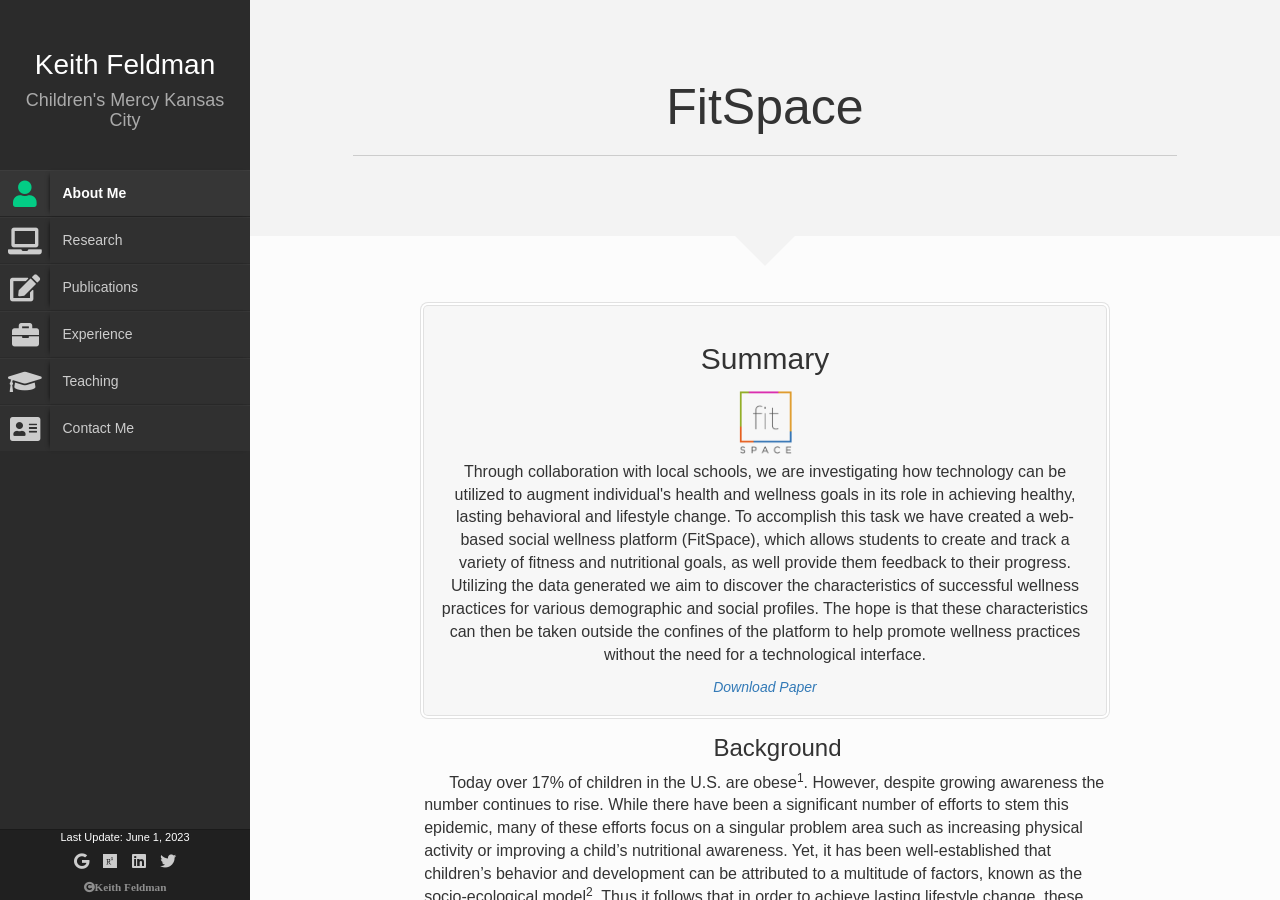
<file: fitspace.html>
<!DOCTYPE html>
<html lang="en">
    <head>


<!-- Global site tag (gtag.js) - Google Analytics -->
<script async src="https://www.googletagmanager.com/gtag/js?id=UA-67998223-4"></script>
<script>
  window.dataLayer = window.dataLayer || [];
  function gtag(){dataLayer.push(arguments);}
  gtag('js', new Date());

  gtag('config', 'UA-67998223-4');
</script>

        <title>Keith Feldman</title>
        <meta http-equiv="Content-Type" content="text/html; charset=UTF-8">
        <meta name="author" content="owwwlab.com">
        <meta name="viewport" content="width=device-width, initial-scale=1, maximum-scale=1">
        <meta name="description" content="Keith Feldman Personal Webpage" />
        <meta name="keywords" content="profile, Keith Feldman" />

        <link rel="shortcut icon" href="favicon.ico">

        <!--CSS styles-->
        <link rel="stylesheet" href="css/bootstrap.css">
        <link rel="stylesheet" href="css/font-awesome.min.css">  
        <link rel="stylesheet" href="css/perfect-scrollbar-0.4.5.min.css">
        <link rel="stylesheet" href="css/magnific-popup.css">
        <link rel="stylesheet" href="css/style.css">
        <link id="theme-style" rel="stylesheet" href="css/styles/default.css">

        <!--/CSS styles-->
        <!--Javascript files-->
        <script type="text/javascript" src="js/jquery-1.11.3.min.js"></script>
        <script type="text/javascript" src="js/TweenMax.min.js"></script>
        <script type="text/javascript" src="js/jquery.touchSwipe.min.js"></script>
        <script type="text/javascript" src="js/jquery.carouFredSel-6.2.1-packed.js"></script>
        <script type="text/javascript" src="js/modernizr.custom.63321.js"></script>
        <script type="text/javascript" src="js/jquery.dropdownit.js"></script>
        <script type="text/javascript" src="js/ScrollToPlugin.min.js"></script>
        <script type="text/javascript" src="js/bootstrap.min.js"></script>
        <script type="text/javascript" src="js/jquery.mixitup.min.js"></script>
        <script type="text/javascript" src="js/masonry.min.js"></script>
        <script type="text/javascript" src="js/perfect-scrollbar-0.4.5.with-mousewheel.min.js"></script>
        <script type="text/javascript" src="js/jquery.nicescroll.min.js"></script>
        <script type="text/javascript" src="js/magnific-popup.js"></script>
        <script type="text/javascript" src="js/custom.js"></script>
        <!--/Javascript files-->

    </head>
    <body>
        <div id="wrapper">
            <a href="#sidebar" class="mobilemenu"><i class="fa fa-bars"></i></a>
            <div id="sidebar">
                <div id="sidebar-wrapper">
                    <div id="sidebar-inner">
                        <!-- Profile/logo section-->
                        <div id="profile" class="clearfix">
                            <div class="title">
                                <a href="index.html"><h2>Keith Feldman</h2></a>
                                <h3>Children's Mercy Kansas City</h3>
                            </div>   
                        </div>
                        <!-- /Profile/logo section-->

                        <!-- Main navigation-->
                        <div id="main-nav">
                            <ul id="navigation">
                                <li class="currentmenu">
                                  <a href="index.html">
                                    <i class="fa fa-user"></i>
                                    <div class="text">About Me</div>
                                  </a>
                                </li>  
                                
                                <li>
                                  <a href="research.html">
                                    <i class="fa fa-laptop"></i>
                                    <div class="text">Research</div>
                                  </a>
                                </li> 
                                
                                <li>
                                  <a href="publication.html">
                                    <i class="fa fa-edit"></i>
                                    <div class="text">Publications</div>
                                  </a>
                                </li> 

                                <li>
                                  <a href="experience.html">
                                    <i class="fa fa-briefcase"></i>
                                    <div class="text">Experience</div>
                                  </a>
                                </li>

                                <li>
                                  <a href="teaching.html">
                                      <i class="fa fa-graduation-cap"></i>
                                      <div class="text">Teaching</div>
                                  </a>
                                </li>

                                <li>
                                  <a href="contact.html">
                                      <i class="fa fa-address-card"></i>
                                      <div class="text">Contact Me</div>
                                  </a>
                                </li>

                            </ul>
                        </div>
                        <!-- /Main navigation-->
                        <!-- Sidebar footer -->
                        <div id="sidebar-footer">
                            <div class="lastupdate">Last Update: June 1, 2023</div>
                            <div class="social-icons">
                                <ul>
                                    <li><a href="https://scholar.google.com/citations?user=5M6lokQAAAAJ&hl=en&oi=ao" target="_blank"><i class="fab fa-google"></i></a></li>
				    <li><a href="https://www.researchgate.net/profile/Keith_Feldman" target="_blank"><i class="fab fa-researchgate"></i></a></li>
                                    <li><a href="https://www.linkedin.com/in/keith-feldman-a48454a9" target="_blank"><i class="fab fa-linkedin"></i></a></li>
                                    <li><a href="https://twitter.com/keithfeldman3" target="_blank"><i class="fab fa-twitter"></i></a></li>
                                </ul>
                            </div>
                            <div id="copyright">
                                <i class="fa fa-copyright">Keith Feldman</i>
                            </div>
                    
                        </div>
                        <!-- /Sidebar footer -->
                    </div>

                </div>
            </div>

            <div id="main">
                <div id="teaching" class="page">
                    <div class="pageheader">
                        <div class="headercontent">
                            <div class="section-container">
								<center>
                                	<h2 class="title">FitSpace</h2> 
								</center>
                                <div class="row">
                                    <div class="col-md-12">
                                        <p></p>                                                   
                                    </div>
                                </div>
                            </div>
                        </div>
                    </div>
                    <div class="pagecontents">
                        <div class="section color-1">
                            <div class="section-container">
                                <div class="row">
                                    <div class="col-md-10 col-md-offset-1">
											<div class="panel panel-cta panel-body" style="background-color: #f7f7f7; box-shadow: 0 0 0 1px #e1e1e1, 0 0 0 3px #fff, 0 0 0 4px #e1e1e1;">
												<center>
												<h2>Summary</h2>
												<img src="project/fitspace_logo.png" alt="" class="img-responsive" style="display: inline; max-width: 10%">
												<p>Through collaboration with local schools, we are investigating how technology can be utilized to augment individual's health and wellness goals in its role in achieving healthy, lasting behavioral and lifestyle change. To accomplish this task we have created a web-based social wellness platform (FitSpace), which allows students to create and track a variety of fitness and nutritional goals, as well provide them feedback to their progress. Utilizing the data generated we aim to discover the characteristics of successful wellness practices for various demographic and social profiles. The hope is that these characteristics can then be taken outside the confines of the platform to help promote wellness practices without the need for a technological interface.</p>
												<span style="font-size: 14px;"><a href="papers/feldman2018fitspace.pdf" target="_blank"><i>Download Paper</i></a></span>
												</center>
											</div>
											<div style="text-indent: 25px;">
												<center>
													<h3>Background</h3>
												</center>
												<p>Today over 17% of children in the U.S. are obese<sup>1</sup>. However, despite growing awareness the number continues to rise. While there have been a significant number of efforts to stem this epidemic, many of these efforts focus on a singular problem area such as increasing physical activity or improving a child’s nutritional awareness. Yet, it has been well-established that children’s behavior and development can be attributed to a multitude of factors, known as the socio-ecological model<sup>2</sup>. Thus it follows that in order to achieve lasting lifestyle change, these factors must be addressed as a whole. In fact, a prior study focused on obesity prevention efforts also promoted a “multi-sectoral collaboration” of local health departments, schools, hospitals<sup>3</sup>.</p>
												<p>Currently the United Way is initiating this type of collective impact programming, aiming to utilize many different community programs, some previously validated such as CATCH and others new and upcoming such as prescription to play. For our part, iCeNSA has joined the collective impact, where we are now attempting to answer the question: <i>how technology can be used to augment children’s goals to achieve healthy, lasting behavioral and lifestyle changes</i>. Further we are investigating the role of technology within the complex framework of collective impacts.</p>
											</div>
											<hr>
											<div style="text-indent: 25px;">
												<center>
													<h3>Methods</h3>
												</center>
												<p>
													FitSpace is a web-based wellness platform, which focuses on the four main areas seen in the image below. The platform allows students to create and track a variety of fitness and nutritional goals as well provide them feedback to their progress on each. The ability to monitor progress is central to our work, as we aim to understand the factors of improvement not only successes or failures. Students can affiliate with teacher and coach moderated groups, in order to provide a central information hub for their class and athletic activities. The platform can also be integrated directly into the classroom curriculum, as teachers are provided the ability to host educational materials directly on FitSpace. Finally, teachers are also given the ability to generate personalized reports for each student, detailing their nutritional and activity progress in respect to their goals and recommended nutritional guidelines. 
												</p>
											</div>
											<center>
												<p><img src="project/fitspace_focus.png" alt="" style="max-width:50%"></p>											</center>
											<div style="font-size: 12px;">
												<center>
													<h4>References</h4>
												</center>
													<ol>
													<li>Fryar, C. D., Carroll, M. D., & Ogden, C. L. (2012). Prevalence of obesity among children and 
													adolescents: United States, trends 1963–1965 through 2009–2010. National Center for Health Statistics.</li>
													<li>Earls, F., & Carlson, M. (2001). The social ecology of child health and well-being. Annual review of public health, 22(1), 143-166.</li>
													<li> Green, L. W., Sim, L., & Breiner, H. (2013). Evaluating obesity prevention efforts: A plan for measuring progress. Washington, DC: Institute of Medicine of the National Academies.</li>
													</ol>
											</div>
										</div>
									</div>
								</div>
							</div>
						</div>
					</div>
				</div>
       		</div>
    	</body>
</html>
</file>
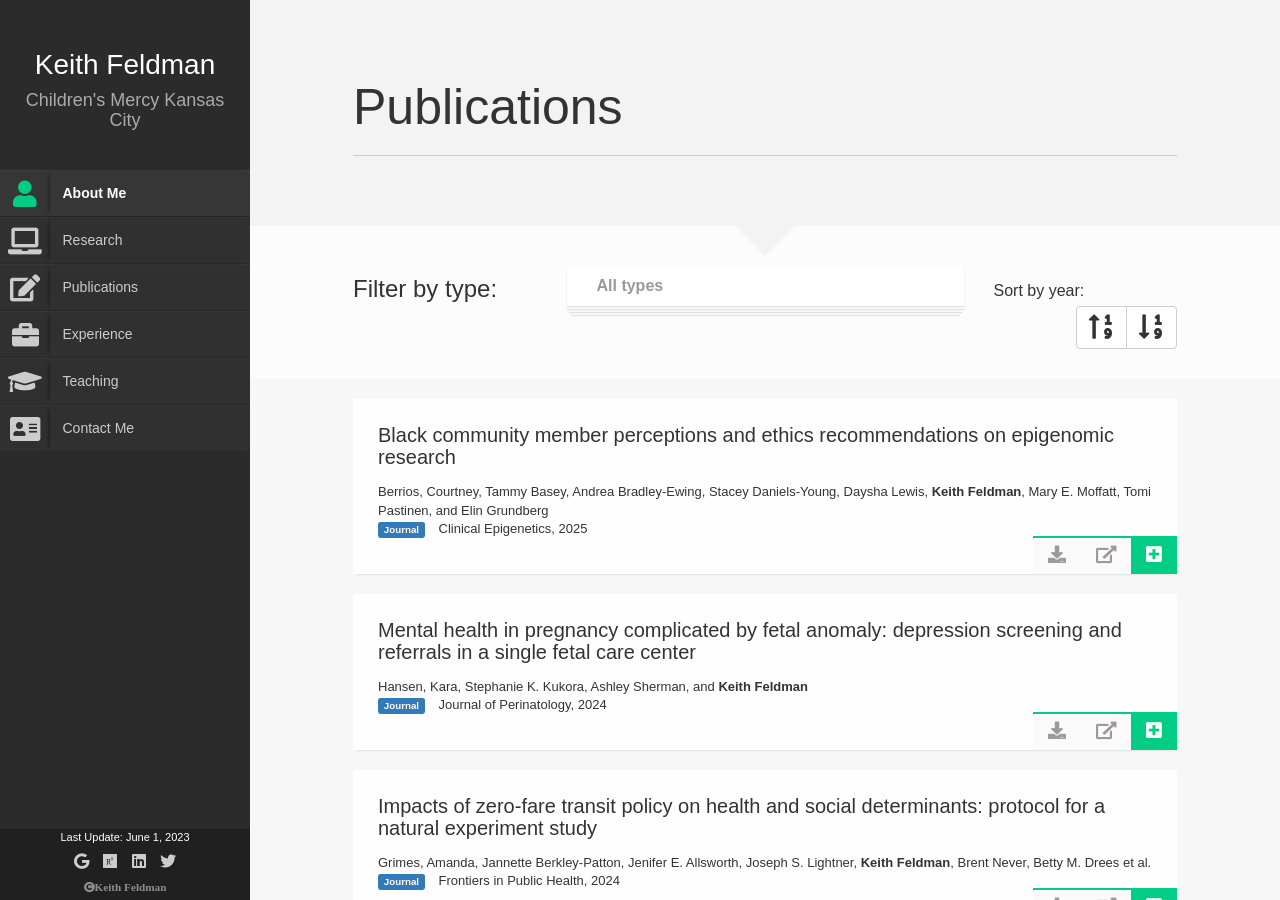
<file: publication-Copy1.html>
<!DOCTYPE html>
<html lang="en">
    <head>


<!-- Global site tag (gtag.js) - Google Analytics -->
<script async src="https://www.googletagmanager.com/gtag/js?id=UA-67998223-4"></script>
<script>
  window.dataLayer = window.dataLayer || [];
  function gtag(){dataLayer.push(arguments);}
  gtag('js', new Date());

  gtag('config', 'UA-67998223-4');
</script>

        <title>Keith Feldman</title>
        <meta http-equiv="Content-Type" content="text/html; charset=UTF-8">
        <meta name="author" content="owwwlab.com">
        <meta name="viewport" content="width=device-width, initial-scale=1, maximum-scale=1">
        <meta name="description" content="Keith Feldman Personal Webpage" />
        <meta name="keywords" content="profile, Keith Feldman" />

        <link rel="shortcut icon" href="favicon.ico">

        <!--CSS styles-->
        <link rel="stylesheet" href="css/bootstrap.css">
        <link rel="stylesheet" href="css/font-awesome.min.css">  
        <link rel="stylesheet" href="css/perfect-scrollbar-0.4.5.min.css">
        <link rel="stylesheet" href="css/magnific-popup.css">
        <link rel="stylesheet" href="css/style.css">
        <link id="theme-style" rel="stylesheet" href="css/styles/default.css">

        <!--/CSS styles-->
        <!--Javascript files-->
        <script type="text/javascript" src="js/jquery-1.11.3.min.js"></script>
        <script type="text/javascript" src="js/TweenMax.min.js"></script>
        <script type="text/javascript" src="js/jquery.touchSwipe.min.js"></script>
        <script type="text/javascript" src="js/jquery.carouFredSel-6.2.1-packed.js"></script>
        <script type="text/javascript" src="js/modernizr.custom.63321.js"></script>
        <script type="text/javascript" src="js/jquery.dropdownit.js"></script>
        <script type="text/javascript" src="js/ScrollToPlugin.min.js"></script>
        <script type="text/javascript" src="js/bootstrap.min.js"></script>
        <script type="text/javascript" src="js/jquery.mixitup.min.js"></script>
        <script type="text/javascript" src="js/masonry.min.js"></script>
        <script type="text/javascript" src="js/perfect-scrollbar-0.4.5.with-mousewheel.min.js"></script>
        <script type="text/javascript" src="js/jquery.nicescroll.min.js"></script>
        <script type="text/javascript" src="js/magnific-popup.js"></script>
        <script type="text/javascript" src="js/custom.js"></script>
        <!--/Javascript files-->

    </head>
    <body>
        <div id="wrapper">
            <a href="#sidebar" class="mobilemenu"><i class="fa fa-bars"></i></a>
            <div id="sidebar">
                <div id="sidebar-wrapper">
                    <div id="sidebar-inner">
                        <!-- Profile/logo section-->
                        <div id="profile" class="clearfix">
                            <div class="title">
                                <a href="index.html"><h2>Keith Feldman</h2></a>
                                <h3>Children's Mercy Kansas City</h3>
                            </div>   
                        </div>
                        <!-- /Profile/logo section-->

                        <!-- Main navigation-->
                        <div id="main-nav">
                            <ul id="navigation">
                                <li class="currentmenu">
                                  <a href="index.html">
                                    <i class="fa fa-user"></i>
                                    <div class="text">About Me</div>
                                  </a>
                                </li>  
                                
                                <li>
                                  <a href="research.html">
                                    <i class="fa fa-laptop"></i>
                                    <div class="text">Research</div>
                                  </a>
                                </li> 
                                
                                <li>
                                  <a href="publication.html">
                                    <i class="fa fa-edit"></i>
                                    <div class="text">Publications</div>
                                  </a>
                                </li> 

                                <li>
                                  <a href="experience.html">
                                    <i class="fa fa-briefcase"></i>
                                    <div class="text">Experience</div>
                                  </a>
                                </li>

                                <li>
                                  <a href="teaching.html">
                                      <i class="fa fa-graduation-cap"></i>
                                      <div class="text">Teaching</div>
                                  </a>
                                </li>

                                <li>
                                  <a href="contact.html">
                                      <i class="fa fa-address-card"></i>
                                      <div class="text">Contact Me</div>
                                  </a>
                                </li>

                            </ul>
                        </div>
                        <!-- /Main navigation-->
                        <!-- Sidebar footer -->
                        <div id="sidebar-footer">
                            <div class="lastupdate">Last Update: June 1, 2023</div>
                            <div class="social-icons">
                                <ul>
                                    <li><a href="https://scholar.google.com/citations?user=5M6lokQAAAAJ&hl=en&oi=ao" target="_blank"><i class="fab fa-google"></i></a></li>
				    <li><a href="https://www.researchgate.net/profile/Keith_Feldman" target="_blank"><i class="fab fa-researchgate"></i></a></li>
                                    <li><a href="https://www.linkedin.com/in/keith-feldman-a48454a9" target="_blank"><i class="fab fa-linkedin"></i></a></li>
                                    <li><a href="https://twitter.com/keithfeldman3" target="_blank"><i class="fab fa-twitter"></i></a></li>
                                </ul>
                            </div>
                            <div id="copyright">
                                <i class="fa fa-copyright">Keith Feldman</i>
                            </div>
                    
                        </div>
                        <!-- /Sidebar footer -->
                    </div>

                </div>
            </div>

            <div id="main">
            
                <div id="publications" class="page">
                    <div class="page-container">
                        <div class="pageheader">
                            <div class="headercontent">
                                <div class="section-container">
                                    
                                    <h2 class="title">Publications</h2>
                                    <div class="row">
                                    </div>
                                    
                                </div>
                            </div>
                        </div>

                        <div class="pagecontents">
                            
                            <div class="section color-1" id="filters">
                                <div class="section-container">
                                    <div class="row">
                                        
                                        <div class="col-md-3">
                                            <h3>Filter by type:</h3>
                                        </div>
                                        <div class="col-md-6">
                                            <select id="cd-dropdown" name="cd-dropdown" class="cd-select">
                                                <option class="filter" value="all" selected>All types</option>
                                                <option class="filter" value="conference">Conference</option>
                                                <option class="filter" value="journal">Journal</option>
                                                <option class="filter" value="bookchapter">Chapter</option>
                                                <!-- <option class="filter" value="bookchapter">Book Chapters</option>
                                                <option class="filter" value="book">Books</option>
                                                <option class="filter" value="jpaper">Jounal Papers</option>
                                                <option class="filter" value="report">Reports</option>
                                                <option class="filter" value="tpaper">Technical Papers</option> -->
                                            </select>
                                        </div>
                                        
                                        <div class="col-md-3" id="sort">
                                            <span>Sort by year:</span>
                                            <div class="btn-group pull-right"> 

                                                <button type="button" data-sort="data-year" data-order="desc" class="sort btn btn-default"><i class="fa fa-sort-numeric-up fa-2x"></i></button>
                                                <button type="button" data-sort="data-year" data-order="asc" class="sort btn btn-default"><i class="fa fa-sort-numeric-down fa-2x"></i></button>
                                            </div>
                                        </div>    
                                    </div>
                                </div>
                            </div>

                            <div class="section color-2" id="pub-grid">
                                <div class="section-container">                                    
                                    <div class="row">
                                        <div class="col-md-12">
                                            <div class="pitems">
                                                
                                               <div class="item mix journal" data-year="2025">
                                                    <div class="pubmain">
                                                        <div class="pubassets">
                                                            <a href="#" class="pubcollapse">
                                                                <i class="fa fa-plus-square"></i>
                                                            </a>
                                                            <a href="https://doi.org/10.1186/s13148-025-01840-0" title="External link" target="_blank">
                                                                <i class="fa fa-external-link-alt"></i>
                                                            </a>
                                                            <a href="papers/berrios2025Community.pdf" class="tooltips" title="Download" target="_blank">
                                                                <i class="fa fa-download"></i>
                                                            </a>
                                                        </div>
                                                        <h4 class="pubtitle">Black community member perceptions and ethics recommendations on epigenomic research</h4>
                                                        <div class="pubauthor">Berrios, Courtney, Tammy Basey, Andrea Bradley-Ewing, Stacey Daniels-Young, Daysha Lewis, <strong>Keith Feldman</strong>, Mary E. Moffatt, Tomi Pastinen, and Elin Grundberg</div>
                                                        <div class="pubcite"><span class="label label-primary">Journal</span> Clinical Epigenetics, 2025</div>
                                                    </div>
                                                    <div class="pubdetails">
                                                        <h4>Abstract</h4>
                                                        <p>
<strong>Background:</strong> Social epigenomics research investigates links between social experiences and epigenetic modifications, which may ultimately impact health. Such research holds promise for precision medicine and addressing health disparities based on social conditions, but also brings unique ethical challenges. The linking of social experiences to biological changes risks pathologizing experiences, potentially leading individuals and communities to be seen as ‘damaged.’ This stigmatization or stereotyping based on experiences also risks placing disproportionate personal responsibility for health. These risks are likely to be amplified in historically marginalized communities already facing discrimination. It is therefore essential to engage members of historically marginalized communities to explore attitudes about social epigenomics research. This study focuses on the Black and African American (B/AA) population in the USA, studying perceptions of social epigenomic research participants, research decliners, and broadly representative community members to identify perceived benefits and risks of social epigenomic research as well as strategies to maximize benefits and lower risks for both participants and communities.

<strong>Results:</strong> Both research participants and community members perceived potential benefit of social epigenomic research for the B/AA population. While most research participants did not perceive research related risks, community members identified risks both specific to social epigenomic research and more generalized to medical research. Several of the risks identified, and a belief that the likelihood of harms was greater than the likelihood of benefits, were based on past research injustices to B/AA research participants and mistrust in the medical and research enterprise. However, community members provided concrete strategies for maximizing the chance of benefits and lowering risk of harms including acknowledging and addressing biases and past injustices, ensuring transparency and understanding, positive framing of research, thorough research and dissemination, and engaging with communities before, throughout, and beyond the research process.

<strong>Conclusions:</strong> While B/AA community members identified risk of both individual and community harm from social epigenomic research, they also perceived potential health benefits for the B/AA community. Through concerted efforts to apply community recommendations to lower risks and enhance benefits, researchers can conduct ethical and valid epigenomic research that aims to address health disparities with historically marginalized communities.
                                                        </p>
                                                    </div>
                                                </div>

                                                
                                               <div class="item mix journal" data-year="2024">
                                                    <div class="pubmain">
                                                        <div class="pubassets">
                                                            <a href="#" class="pubcollapse">
                                                                <i class="fa fa-plus-square"></i>
                                                            </a>
                                                            <a href="https://doi.org/10.1038/s41372-024-02118-8" title="External link" target="_blank">
                                                                <i class="fa fa-external-link-alt"></i>
                                                            </a>
                                                            <a href="papers/hansen2024Depression.pdf" class="tooltips" title="Download" target="_blank">
                                                                <i class="fa fa-download"></i>
                                                            </a>
                                                        </div>
                                                        <h4 class="pubtitle">Mental health in pregnancy complicated by fetal anomaly: depression screening and referrals in a single fetal care center</h4>
                                                        <div class="pubauthor">Hansen, Kara, Stephanie K. Kukora, Ashley Sherman, and <strong>Keith Feldman</strong></div>
                                                        <div class="pubcite"><span class="label label-primary">Journal</span> Journal of Perinatology, 2024</div>
                                                    </div>
                                                    <div class="pubdetails">
                                                        <h4>Abstract</h4>
                                                        <p>
<strong>Objective</strong> To quantify depression screening rates in a fetal care center, identify characteristics associated with screenings and identify mental health referral uptake rates <br>

<strong>Study design </strong> This retrospective cohort study of 166 patients in a single fetal care center investigated patients screened during pregnancy with the Edinburgh Postnatal Depression Scale <br>

<strong>Results</strong> Patients screened positive for depression at a rate of 31.9% using 10 as the cut-off score at their first mental health consult following diagnosis. Patients with a prior mental health diagnosis and lacked insurance or had state insurance were more likely to screen positive. Additionally, patients were more likely to screen positive with a severe fetal diagnosis or uncertain fetal prognosis. Patients were likely to accept a referral for therapy; fewer accepted a referral for pharmacotherapy <br>

<strong>Conclusion </strong> Fetal care center patients are at risk of depressed mood and may be identified through universal screening. Particular attention should be provided to patients with an uncertain fetal prognosis and other identified characteristics. <br>
                                                        </p>
                                                    </div>
                                                </div>
                                                
                                                
                                                
                                                
                                               <div class="item mix journal" data-year="2024">
                                                    <div class="pubmain">
                                                        <div class="pubassets">
                                                            <a href="#" class="pubcollapse">
                                                                <i class="fa fa-plus-square"></i>
                                                            </a>
                                                            <a href="https://doi.org/10.3389/fpubh.2024.1458137" title="External link" target="_blank">
                                                                <i class="fa fa-external-link-alt"></i>
                                                            </a>
                                                            <a href="papers/grimes2024ZBTProtocol.pdf" class="tooltips" title="Download" target="_blank">
                                                                <i class="fa fa-download"></i>
                                                            </a>
                                                        </div>
                                                        <h4 class="pubtitle">Impacts of zero-fare transit policy on health and social determinants: protocol for a natural experiment study</h4>
                                                        <div class="pubauthor">Grimes, Amanda, Jannette Berkley-Patton, Jenifer E. Allsworth, Joseph S. Lightner, <strong>Keith Feldman</strong>, Brent Never, Betty M. Drees et al.</div>
                                                        <div class="pubcite"><span class="label label-primary">Journal</span> Frontiers in Public Health, 2024</div>
                                                    </div>
                                                    <div class="pubdetails">
                                                        <h4>Abstract</h4>
                                                        <p>
Population-level efforts are needed to increase levels of physical activity and healthy eating to reduce and manage chronic diseases such as obesity, cardiovascular disease, and type 2 diabetes. Interventions to increase public transit use may be one promising strategy, particularly for low-income communities or populations of color who are disproportionately burdened by health disparities and transportation barriers. This study employs a natural experiment design to evaluate the impacts of a citywide zero-fare transit policy in Kansas City, Missouri, on ridership and health indicators. In Aim 1, comparison to 9 similar cities without zero-fare transit is used to examine differential changes in ridership from 3 years before to 4 years after the adoption of zero-fare. In Aim 2, Kansas City residents are being recruited from a large safety net health system to compare health indicators between zero-fare riders and non- riders. Longitudinal data on BMI, cardiometabolic markers, and economic barriers to health are collected from the electronic health record from 2017 to 2024. Cross-sectional data on healthy eating and device-measured physical activity are collected from a subsample of participants as part of the study procedures (N = 360). Numerous baseline characteristics are collected to account for differences between Kansas City and comparison city bus routes (Aim 1) and between zero-fare riders and non-riders within Kansas City (Aim 2). Evidence on how zero-fare transit shapes population health through mechanisms related to improved economic factors, transportation, physical activity, and healthy eating among low-income groups is expected.
                                                        </p>
                                                    </div>
                                                </div>
                                                
                                                
                                                
                                               <div class="item mix journal" data-year="2024">
                                                    <div class="pubmain">
                                                        <div class="pubassets">
                                                            <a href="#" class="pubcollapse">
                                                                <i class="fa fa-plus-square"></i>
                                                            </a>
                                                            <a href="https://doi.org/10.2196/57495" title="External link" target="_blank">
                                                                <i class="fa fa-external-link-alt"></i>
                                                            </a>
                                                            <a href="papers/kwok2024Temp.pdf" class="tooltips" title="Download" target="_blank">
                                                                <i class="fa fa-download"></i>
                                                            </a>
                                                        </div>
                                                        <h4 class="pubtitle">Elevated Ambient Temperature Associated With Reduced Infectious Disease Test Positivity Rates: Retrospective Observational Analysis of Statewide COVID-19 Testing and Weather Across California Counties</h4>
                                                        <div class="pubauthor">Kwok, Nicholas Wing-Ping, Joshua Pevnick, and <strong>Keith Feldman</strong></div>
                                                        <div class="pubcite"><span class="label label-primary">Journal</span> JMIR Public Health and Surveillance, 2024</div>
                                                    </div>
                                                    <div class="pubdetails">
                                                        <h4>Abstract</h4>
                                                        <p>
                                                            <strong>Background:</strong>
From medication usage to the time of day, a number of external factors are known to alter human body temperature (BT), even in the absence of underlying pathology. In select cases, clinical guidance already suggests the consideration of clinical and demographic factors when interpreting BT, such as a decreased threshold for fever as age increases. Recent work has indicated factors impacting BT extend to environmental conditions including ambient temperature. However, the effect sizes of these relationships are often small, and it remains unclear if such relationships result in a meaningful impact on real-world health care practices.

<strong>Objective:</strong> Temperature remains a common element in public health screening efforts. Leveraging the unique testing and reporting infrastructure developed around the COVID-19 pandemic, this paper uses a unique resource of daily-level statewide testing data to assess the relationship between ambient temperatures and positivity rates. As fever was a primary symptom that triggered diagnostic testing for COVID-19, this work hypothesizes that environmentally mediated BT increases would not reflect pathology, leading to decreased COVID-19 test positivity rates as temperature rises.</br>

<strong>Methods:</strong> Statewide COVID-19 polymerase chain reaction testing data curated by the California Department of Public Health were used to obtain the daily number of total tests and positivity rates for all counties across the state. These data were combined with ambient temperature data provided by the National Centers for Environmental Information for a period of 133 days between widespread testing availability and vaccine approval. A mixed-effects beta-regression model was used to estimate daily COVID-19 test positivity rate as a function of ambient temperature, population, and estimates of COVID prevalence, with nested random effects for a day of the week within unique counties across the state.<br>

<strong>Results:</strong> Considering over 19 million tests performed over 4 months and across 45 distinct counties, adjusted model results highlighted a significant negative association between daily ambient temperature and testing positivity rate (P<.001). Results of the model are strengthened as, using the same testing data, this relationship was not present in a sensitivity analysis using random daily temperatures drawn from the range of observed values (P=.52).<br>

<strong>Conclusions:</strong> These results support the underlying hypothesis and demonstrate the relationship between environmental factors and BT can impact an essential public health activity. As health care continues to operate using thresholds of BT as anchor points (ie, ≥100.4 as fever) it is increasingly important to develop approaches to integrate the array of factors known to influence BT measurement. Moreover, as weather data are not often readily available in the same systems as patient data, these findings present a compelling case for future research into when and how environmental context can best be used to improve the interpretation of patient data.<br>
                                                        </p>
                                                    </div>
                                                </div>


                                               <div class="item mix journal" data-year="2024">
                                                    <div class="pubmain">
                                                        <div class="pubassets">
                                                            <a href="#" class="pubcollapse">
                                                                <i class="fa fa-plus-square"></i>
                                                            </a>
                                                            <a href="https://doi.org/10.1038/s41467-024-52407-1" title="External link" target="_blank">
                                                                <i class="fa fa-external-link-alt"></i>
                                                            </a>
                                                            <a href="papers/smail2024Nature.pdf" class="tooltips" title="Download" target="_blank">
                                                                <i class="fa fa-download"></i>
                                                            </a>
                                                        </div>
                                                        <h4 class="pubtitle">Complex trait associations in rare diseases and impacts on Mendelian variant interpretation</h4>
                                                        <div class="pubauthor">Smail, Craig, Bing Ge, Marissa R. Keever-Keigher, Carl Schwendinger-Schreck, Warren A. Cheung, Jeffrey J. Johnston, Cassandra Barrett, Genomic Answers for Kids Consortium, <strong>Keith Feldman</strong>, Ana S. A. Cohen, Emily G. Farrow, Isabelle Thiffault, and Tomi Pastinen</div>
                                                        <div class="pubcite"><span class="label label-primary">Journal</span> Nature Communications, 2024</div>
                                                    </div>
                                                    <div class="pubdetails">
                                                        <h4>Abstract</h4>
                                                        <p>
Emerging evidence implicates common genetic variation - aggregated into polygenic scores (PGS) - in the onset and phenotypic presentation of rare diseases. Here, we comprehensively map individual polygenic liability for 1102 open-source PGS in a cohort of 3059 probands enrolled in the Genomic Answers for Kids (GA4K) rare disease study, revealing widespread associations between rare disease phenotypes and PGSs for common complex diseases and traits, blood protein levels, and brain and other organ morphological measurements. Using this resource, we demonstrate increased polygenic liability in probands with an inherited candidate disease variant (VUS) compared to unaffected carrier parents. Further, we show an enrichment for large-effect rare variants in putative core PGS genes for associated complex traits. Overall, our study supports and expands on previous findings of complex trait associations in rare diseases, implicates polygenic liability as a potential mechanism underlying variable penetrance of candidate causal variants, and provides a framework for identifying novel candidate rare disease genes.
                                                        </p>
                                                    </div>
                                                </div>


                                               <div class="item mix journal" data-year="2024">
                                                    <div class="pubmain">
                                                        <div class="pubassets">
                                                            <a href="#" class="pubcollapse">
                                                                <i class="fa fa-plus-square"></i>
                                                            </a>
                                                            <a href="https://doi.org/10.1016/j.jaip.2024.08.022" title="External link" target="_blank">
                                                                <i class="fa fa-external-link-alt"></i>
                                                            </a>
                                                            <a href="papers/gibson2024SSLR.pdf" class="tooltips" title="Download" target="_blank">
                                                                <i class="fa fa-download"></i>
                                                            </a>
                                                        </div>
                                                        <h4 class="pubtitle">Clinical presentation and management of children with suspected serum sickness–like reaction</h4>
                                                        <div class="pubauthor">Gibson, Maya, Sarah Suppes, Jared T. Lovins, Emma M. Tillman, <strong>Keith Feldman</strong>, and Jennifer Goldman</div>
                                                        <div class="pubcite"><span class="label label-primary">Journal</span> The Journal of Allergy and Clinical Immunology: In Practice, 2024</div>
                                                    </div>
                                                    <div class="pubdetails">
                                                        <h4>Abstract</h4>
                                                        <p>
Serum sicknesselike reaction (SSLR) is a rare diagnosis that occurs after drug exposure. SSLR is a challenging diagnosis resulting in multiple health care visits, hospitalizations, and varied treatment. Our findings support the need for the development of SSLR clinical diagnostic criteria and treatment guidance
                                                        </p>
                                                    </div>
                                                </div>
                                        

                                               <div class="item mix journal" data-year="2024">
                                                    <div class="pubmain">
                                                        <div class="pubassets">
                                                            <a href="#" class="pubcollapse">
                                                                <i class="fa fa-plus-square"></i>
                                                            </a>
                                                            <a href="https://doi.org/10.1016/j.jbi.2024.104687" title="External link" target="_blank">
                                                                <i class="fa fa-external-link-alt"></i>
                                                            </a>
                                                            <a href="papers/feldman2024Representation.pdf" class="tooltips" title="Download" target="_blank">
                                                                <i class="fa fa-download"></i>
                                                            </a>
                                                        </div>
                                                        <h4 class="pubtitle">Utilization of geospatial distribution in the measurement of study cohort representativeness</h4>
                                                        <div class="pubauthor"><strong>Feldman, Keith</strong>, Natalie J. Kane, Stacey Daniels-Young, Bruce Reed, Jessica Welch, Lauren Fitzpatrick, Mark A. Hoffman, Andrea Bradley-Ewing, and Elin Grundberg</div>
                                                        <div class="pubcite"><span class="label label-primary">Journal</span> Journal of Biomedical Informatics, 2024</div>
                                                    </div>
                                                    <div class="pubdetails">
                                                        <h4>Abstract</h4>
                                                        <p>
<strong>Objective:</strong> The ability to apply results from a study to a broader population remains a primary objective in translational science. Distinct from intrinsic elements of scientific rigor, the extrinsic concept of generalization requires there be alignment between a study cohort and population in which results are expected to be applied. Widespread efforts have been made to quantify representativeness of study cohorts. These techniques, however, often consider the study and target cohorts as monolithic collections that can be directly compared. Overlooking known impacts to health from socio-demographic and environmental factors tied to individual’s geographical location, and potentially obfuscating misalignment in underrepresented population subgroups. This manuscript introduces several measures to account for geographic information in the assessment of cohort representation. <br>

<strong>Methods:</strong> Metrics were defined across two themes: First, measures of recruitment, to assess if a study cohort is drawn at an expected rate and in an expected geographical pattern with respect to individuals in a reference cohort. Second, measures of individual characteristics, to assess if the individuals in the study cohort accurately reflect the sociodemographic, clinical, and geographic diversity observed across a reference cohort while accounting for the geospatial proximity of individuals. <br>
                                                            
<strong>Results:</strong> As an empirical demonstration, methods are applied to an active clinical study examining asthma in Black/African American patients at a US Midwestern pediatric hospital. Results illustrate how areas of over- and under-recruitment can be identified and contextualized in light of study recruitment patterns at an individual-level, highlighting the ability to identify a subset of features for which the study cohort closely resembled the broader population. In addition they provide an opportunity to dive deeper into misalignments, to identify study cohort members that are in some way distinct from the communities for which they are expected to represent. <br>
                                                            
<strong>Conclusion:</strong> Together, these metrics provide a comprehensive spatial assessment of a study cohort with respect to a broader target population. Such an approach offers researchers a toolset by which to target expected generalization of results derived from a given study.
                                                        </p>
                                                    </div>
                                                </div>
                                        
                                        
                                                <div class="item mix conference" data-year="2024">
                                                    <div class="pubmain">
                                                        <div class="pubassets">
                                                            <a href="#" class="pubcollapse">
                                                                <i class="fa fa-plus-square"></i>
                                                            </a>
                                                            <a href="https://ieeexplore.ieee.org/abstract/document/10628695" title="External link" target="_blank">
                                                                <i class="fa fa-external-link-alt"></i>
                                                            </a>
                                                            <a href="papers/krieg2024HON.pdf" class="tooltips" title="Download" target="_blank">
                                                                <i class="fa fa-download"></i>
                                                            </a>
                                                        </div>
                                                        <h4 class="pubtitle">Representing Outcome-Driven Higher-Order Dependencies in Graphs of Disease Trajectories</h4>
                                                        <div class="pubauthor">Krieg, Steven J., Nitesh V. Chawla, and <strong>Keith Feldman</strong></div>
                                                        <div class="pubcite"><span class="label label-primary">Conference</span>IEEE International Conference on Healthcare Informatics (ICHI), 2024</div>
                                                    </div>
                                                    <div class="pubdetails">
                                                        <h4>Abstract</h4>
                                                        <p>The widespread application of machine learning techniques to biomedical data has produced many new insights into disease progression and improving clinical care. Inspired by the flexibility and interpretability of graphs (networks), as well as the potency of sequence models like transformers and higher-order networks (HONs), we propose a method that identifies combinations of risk factors for a given outcome and accurately encodes these higher-order relationships in a graph. Using historical data from 913,475 type 2 diabetes (T2D) patients, we found that, compared to other approaches, the proposed networks encode significantly more information about the progression of T2D toward a variety of outcomes. We additionally demonstrate how structural information from the proposed graph can be used to augment the performance of transformer-based models on predictive tasks, especially when the data are noisy. By increasing the order, or memory, of the graph, we show how the proposed method illuminates key risk factors while successfully ignoring noisy elements, which facilitates analysis that is simultaneously accurate and interpretable.
</p>
                                                    </div>
                                                </div>
                                        
                                        
                                               <div class="item mix journal" data-year="2024">
                                                    <div class="pubmain">
                                                        <div class="pubassets">
                                                            <a href="#" class="pubcollapse">
                                                                <i class="fa fa-plus-square"></i>
                                                            </a>
                                                            <a href="https://doi.org/10.1371/journal.pone.0295410" title="External link" target="_blank">
                                                                <i class="fa fa-external-link-alt"></i>
                                                            </a>
                                                            <a href="papers/feldman2024ADRPLOS.pdf" class="tooltips" title="Download" target="_blank">
                                                                <i class="fa fa-download"></i>
                                                            </a>
                                                        </div>
                                                        <h4 class="pubtitle">Clarification of adverse drug reactions by a pharmacovigilance team results in increased antibiotic re-prescribing at a freestanding United States children’s hospital</h4>
                                                        <div class="pubauthor"><strong>Feldman, Keith</strong>, Sarah L. Suppes, and Jennifer L. Goldman.</div>
                                                        <div class="pubcite"><span class="label label-primary">Journal</span> PLOS One, 2024</div>
                                                    </div>
                                                    <div class="pubdetails">
                                                        <h4>Abstract</h4>
                                                        <p>
Documentation of adverse drug reactions (ADRs) is a key factor in guiding future prescribing. However, incomplete documentation is common and often fails to distinguish implicated drugs as true allergies. This in turn leads to unnecessary avoidance of implicated drug classes and may result in sub-optimal prescribing. Pharmacovigilance (PV) programs utilize a systematic approach to clarify ADR documentation and are known to improve patient safety. Yet it remains unclear if PV alters prescribing. Or, if the existence of the ADR documentation itself continues to prompt avoidance of implicated drugs. To address this, our work presents a retrospective cohort study assessing if clarification of antibiotic ADRs by a hospital-wide PV team was associated with future, safe, re-prescribing at a freestanding pediatric hospital in the midwestern United States. First, we compared the likelihood of future prescribing in an antibiotic class with an active ADR, as compared to alternative drug classes, between PV-clarified and non-clarified patients. Second, we assessed differences in adverse event rates 30-days after future prescribing based on PV clarification status. For robustness, analyses were performed on patients with ADRs in four antibiotic classes: penicillin-based beta-lactams (n = 45,642), sulfonamides/trimethoprim (n = 5,329), macrolides (n = 3,959), and glycopeptides (n = 622). Results illustrate that clarification of an ADR by PV was associated with an increased odds of future prescribing in the same drug class (Odds Ratio [95%-CI]): penicillin-based beta-lactams (1.59 [1.36–1.89]), sulfonamides/trimethoprim (2.29 [0.89–4.91]), macrolides (0.77 [0.33–1.61]), and glycopeptide (1.85 [1.12–3.20]). Notably, patients clarified by PV experienced no increase in the rate of adverse events within 30-days following the prescribing of antibiotics in the same class as an active ADR. Overall, this study provides strong evidence that PV reviews safely increase the rate of re-prescribing antibiotics even in the presence of an existing implicated drug ADR.


                                                        </p>
                                                    </div>
                                                </div>


                                               <div class="item mix journal" data-year="2023">
                                                    <div class="pubmain">
                                                        <div class="pubassets">
                                                            <a href="#" class="pubcollapse">
                                                                <i class="fa fa-plus-square"></i>
                                                            </a>
                                                            <a href="https://doi.org/10.1016/j.pedn.2023.07.022" title="External link" target="_blank">
                                                                <i class="fa fa-external-link-alt"></i>
                                                            </a>
                                                            <a href="papers/lysaught2023SNOO.pdf" class="tooltips" title="Download" target="_blank">
                                                                <i class="fa fa-download"></i>
                                                            </a>
                                                        </div>
                                                        <h4 class="pubtitle">SSSH: ReSponsive Soothing bassinet feasibility Study for infants with congenital Heart disease after cardiac surgery</h4>
                                                        <div class="pubauthor">Lysaught, Shannon, Lori Erickson, Jennifer A. Marshall, and <strong>Keith Feldman</strong></div>
                                                        <div class="pubcite"><span class="label label-primary">Journal</span> Pediatric Cardiology, 2023</div>
                                                    </div>
                                                    <div class="pubdetails">
                                                        <h4>Abstract</h4>
                                                        <p>
<strong>Purpose:</strong> For infants with congenital heart disease (CHD) requiring surgery, prolonged hospital stays, intermittent caregiver visitation, and constrained unit staffing ratios present barriers to adequately address post-operative stressors and associated need to retain cognitive and physiological reserves. Similar patients requiring high-engagement interventions, such as hospitalized infants with neonatal abstinence syndrome, have found success in utilizing responsive bassinets to soothe infants and save floor nurses' time. However, it remains unclear if such technology can be leveraged in the CHD population given their complex hemodynamics, feeding intolerance, and monitoring requirements. <br>

<strong>Methods:</strong> This multidisciplinary feasibility study evaluated responsive bassinet use in a cohort of infants with CHD <6 months of age in a medical-surgical unit at a midwestern children's hospital. Specifically assessing 1) implementation requirements, challenges, and potential of utilizing the device, together with 2) ability to perform bedside monitoring (monitoring) and 3) measuring physiologic trends during use. <br>

<strong>Results:</strong> Between 11/2020–1/2022, nine infants utilized a responsive bassinet over 599 h (mean 13, range 4–26 days per infant). No increase in monitoring alarms and accurate vital signs monitoring during bassinet activity were noted with appropriate physiologic responses for infants with single ventricle and biventricular surgeries.<br>

<strong>Conclusions:</strong> Feasibility of introducing new technology into care, and successful use of its functionality for soothing was found to be plausible for infants with CHD.<br>

<strong>Practice implications:</strong> After cardiac surgery, infants with CHD have need for interventions to reduce stress. Use of a soothing bassinet has the potential to aid in doing so without interference with monitoring requirements.
</p>
                                                    </div>
                                                </div>

                                               <div class="item mix journal" data-year="2023">
                                                    <div class="pubmain">
                                                        <div class="pubassets">
                                                            <a href="#" class="pubcollapse">
                                                                <i class="fa fa-plus-square"></i>
                                                            </a>
                                                            <a href="https://doi.org/10.1007/s00246-023-03224-8" title="External link" target="_blank">
                                                                <i class="fa fa-external-link-alt"></i>
                                                            </a>
                                                            <a href="papers/patel2023RCoa.pdf" class="tooltips" title="Download" target="_blank">
                                                                <i class="fa fa-download"></i>
                                                            </a>
                                                        </div>
                                                        <h4 class="pubtitle">Associations of Home Monitoring Data to Interventional Catheterization for Infants with Recurrent Coarctation of the Aorta and Hypoplastic Left Heart Syndrome</h4>
                                                        <div class="pubauthor">Patel, Parth S., Shil K. Shah, <strong>Keith Feldman</strong>, Hayley S. Hancock, Matthew L. Moehlmann, Amy Ricketts, Matthew D. Files, Carol McFarland, Lori Erickson, and Ryan A. Romans</div>
                                                        <div class="pubcite"><span class="label label-primary">Journal</span> Pediatric Cardiology, 2023</div>
                                                    </div>
                                                    <div class="pubdetails">
                                                        <h4>Abstract</h4>
                                                        <p>The post-Norwood interstage period for infants with hypoplastic left heart syndrome is a high-risk time with 10–20% of infants having a complication of recurrent coarctation of the aorta (RCoA). Many interstage programs utilize mobile applications allowing caregivers to submit home physiologic data and videos to the clinical team. This study aimed to investigate if caregiver-entered data resulted in earlier identification of patients requiring interventional catheterization for RCoA. Retrospective home monitoring data were extracted from five high-volume Children’s High Acuity Monitoring Program®-affiliated centers (defined as contributing > 20 patients to the registry) between 2014 and 2021 after IRB approval. Demographics and caregiver-recorded data evaluated include weight, heart rate (HR), oxygen saturation (SpO2), video recordings, and ‘red flag’ concerns prior to interstage readmissions. 27% (44/161) of infants required interventional catheterization for RCoA. In the 7 days prior to readmission, associations with higher odds of RCoA included (mean bootstrap coefficient, [90% CI]) increased number of total recorded videos (1.65, [1.07–2.62]) and days of recorded video (1.62, [1.03–2.59]); increased number of total recorded weights (1.66, [1.09–2.70]) and days of weights (1.56, [1.02–2.44]); increasing mean SpO2 (1.55, [1.02–2.44]); and increased variation and range of HR (1.59, [1.04–2.51]) and (1.71, [1.10–2.80]), respectively. Interstage patients with RCoA had increased caregiver-entered home monitoring data including weight and video recordings, as well as changes in HR and SpO2trends. Identifying these items by home monitoring teams may be beneficial in clinical decision-making for evaluation of RCoA in this high-risk population.</p>
                                                    </div>
                                                </div>

                                               <div class="item mix journal" data-year="2023">
                                                    <div class="pubmain">
                                                        <div class="pubassets">
                                                            <a href="#" class="pubcollapse">
                                                                <i class="fa fa-plus-square"></i>
                                                            </a>
                                                            <a href="https://doi.org/10.1053/j.gastro.2023.06.006" title="External link" target="_blank">
                                                                <i class="fa fa-external-link-alt"></i>
                                                            </a>
                                                            <a href="papers/feldman2023Generative.pdf" class="tooltips" title="Download" target="_blank">
                                                                <i class="fa fa-download"></i>
                                                            </a>
                                                        </div>
                                                        <h4 class="pubtitle">Beyond Clinical Accuracy: Considerations for the Use of Generative Artificial Intelligence Models in Gastrointestinal Care</h4>
                                                        <div class="pubauthor"><strong>Feldman, Keith</strong>, and Fredy Nehme</div>
                                                        <div class="pubcite"><span class="label label-primary">Journal</span> Gastroenterology, 2023</div>
                                                    </div>
                                                    <div class="pubdetails">
                                                        <h4>Abstract</h4>
                                                        <p>As the volume and complexity of health care data continue to grow, the field of gastroenterology has embraced the use of computational tools to identify, extract, and synthesize relevant information. Rapidly expanding from the use of medical record data only, machine learning and artificial intelligence (AI) techniques now routinely integrate data from procedural images and free-text documents (eg, clinical notes, academic articles, and online resources). Clinically, this has manifested in predictive models and risk stratification tools to improve prognosis, diagnosis, treatment, and patient management. For patients, unparalleled access to digital resources has facilitated engagement in their care. It is largely understood that these tools cannot, and should not, replace gastroenterologists. However, the ability to leverage this technology in an assistive capacity is fundamentally changing the way clinicians and patients interact with data. <br><I>Editorial of “ChatGPT answers common patient questions about colonoscopy,” by Lee T-S, Staller K, Botoman V, et al</i></p>
                                                    </div>
                                                </div>


                                               <div class="item mix journal" data-year="2023">
                                                    <div class="pubmain">
                                                        <div class="pubassets">
                                                            <a href="#" class="pubcollapse">
                                                                <i class="fa fa-plus-square"></i>
                                                            </a>
                                                            <a href="https://doi.org/10.1016/j.pediatrneurol.2023.04.027" title="External link" target="_blank">
                                                                <i class="fa fa-external-link-alt"></i>
                                                            </a>
                                                            <a href="papers/marchese2023AFM.pdf" class="tooltips" title="Download" target="_blank">
                                                                <i class="fa fa-download"></i>
                                                            </a>
                                                        </div>
                                                        <h4 class="pubtitle">Rehabilitation Outcomes in Children with Acute Flaccid Myelitis from 2014 to 2019: A Multicenter Retrospective Review</h4>
                                                        <div class="pubauthor">Marchese, Diana L., <strong>Keith Feldman</strong>, Clarice Sinn, Simra Javaid, Ashlee Jaffe, Elana Katz, Joshua Lider et al</div>
                                                        <div class="pubcite"><span class="label label-primary">Journal</span> Pediatric Neurology, 2023</div>
                                                    </div>
                                                    <div class="pubdetails">
                                                        <h4>Abstract</h4>
                                                        <p>

<strong>Background:</strong> Acute flaccid myelitis (AFM) is a childhood illness characterized by sudden-onset weakness impairing function. The primary goal was to compare the motor recovery patterns of patients with AFM who were discharged home or to inpatient rehabilitation. Secondary analyses focused on recovery of respiratory status, nutritional status, and neurogenic bowel and bladder in both cohorts.<br>

<strong>Methods:</strong> Eleven tertiary care centers in the United States performed a retrospective chart review of children with AFM between January 1, 2014, and October 1, 2019. Data included demographics, treatments, and outcomes on admission, discharge, and follow-up visits.<br>

<strong>Results:</strong> Medical records of 109 children met inclusion criteria; 67 children required inpatient rehabilitation, whereas 42 children were discharged directly home. The median age was 5 years (range 4 months to 17 years), and the median time observed was 417 days (interquartile range = 645 days). Distal upper extremities recovered better than the proximal upper extremities. At acute presentation, children who needed inpatient rehabilitation had significantly higher rates of respiratory support (P < 0.001), nutritional support (P < 0.001), and neurogenic bowel (P = 0.004) and bladder (P = 0.002). At follow-up, those who attended inpatient rehabilitation continued to have higher rates of respiratory support (28% vs 12%, P = 0.043); however, the nutritional status and bowel/bladder function were no longer statistically different.<br>

<strong>Conclusions:</strong> All children made improvements in strength. Proximal muscles remained weaker than distal muscles in the upper extremities. Children who qualified for inpatient rehabilitation had ongoing respiratory needs at follow-up; however, recovery of nutritional status and bowel/bladder were similar.</p>
                                                    </div>
                                                </div>


                                               <div class="item mix journal" data-year="2023">
                                                    <div class="pubmain">
                                                        <div class="pubassets">
                                                            <a href="#" class="pubcollapse">
                                                                <i class="fa fa-plus-square"></i>
                                                            </a>
                                                            <a href="https://doi.org/10.1016/j.appet.2023.106525" title="External link" target="_blank">
                                                                <i class="fa fa-external-link-alt"></i>
                                                            </a>
                                                            <a href="papers/feldman2023Sucking.pdf" class="tooltips" title="Download" target="_blank">
                                                                <i class="fa fa-download"></i>
                                                            </a>
                                                        </div>
                                                        <h4 class="pubtitle">Characterization of a Vigorous sucking style in early infancy and its predictive value for weight gain and eating behaviors at 12 months</h4>
                                                        <div class="pubauthor"><strong>Feldman, Keith</strong>, Katharine Asta, Ashley N. Gearhardt, Julie M. Sturza, Danielle Appugliese, Alison L. Miller, Katherine Rosenblum, Kai Ling Kong, Amanda K. Crandall, and Julie C. Lumeng</div>
                                                        <div class="pubcite"><span class="label label-primary">Journal</span> Appetite, 2023</div>
                                                    </div>
                                                    <div class="pubdetails">
                                                        <h4>Abstract</h4>
                                                        <p>This study sought to identify sucking profiles among healthy, full-term infants and assess their predictive value for future weight gain and eating behaviors. Pressure waves of infant sucking were captured during a typical feeding at age 4 months and quantified via 14 metrics. Anthropometry was measured at 4 and 12 months, and eating behaviors were measured by parent report via the Children's Eating Behavior Questionnaire-Toddler (CEBQ-T) at 12 months. Sucking profiles were created using a clustering approach on the pressure wave metrics, and utility of these profiles was assessed for predicting which infants will have weight-for-age (WFA) percentile changes from ages 4-12 months that exceed thresholds of 5, 10, and 15 percentiles, and for estimating each CEBQ-T subscale score. Among 114 infants, three sucking profiles were identified: Vigorous (51%), Capable (28%), and Leisurely (21%). Sucking profiles were found to improve estimation of change in WFA from 4 to 12 months and 12-month maternal-reported eating behaviors above infant sex, race/ethnicity, birthweight, gestational age, and pre-pregnancy body mass index alone. Infants with a Vigorous sucking profile gained significantly more weight during the study period than infants with a Leisurely profile. Infant sucking characteristics may aid in predicting which infants may be at greater risk of obesity, and therefore sucking profiles deserve more investigation.</p>
                                                    </div>
                                                </div>

                                               <div class="item mix journal" data-year="2023">
                                                    <div class="pubmain">
                                                        <div class="pubassets">
                                                            <a href="#" class="pubcollapse">
                                                                <i class="fa fa-plus-square"></i>
                                                            </a>
                                                            <a href="https://doi.org/10.1002/jpen.2484" title="External link" target="_blank">
                                                                <i class="fa fa-external-link-alt"></i>
                                                            </a>
                                                            <a href="papers/santharam2023PNALD.pdf" class="tooltips" title="Download" target="_blank">
                                                                <i class="fa fa-download"></i>
                                                            </a>
                                                        </div>
                                                        <h4 class="pubtitle">Association between Congenital Heart Disease and Parenteral Nutrition‐Associated Liver Disease in Neonates: A retrospective cohort study</h4>
                                                        <div class="pubauthor">Santharam, Yasasvhinie, Christopher R. Nitkin, Ayan Rajgarhia, Alexandra Oschman, Brian Lee, Ryan Fischer, and <strong>Keith Feldman</strong></div>
                                                        <div class="pubcite"><span class="label label-primary">Journal</span>Journal of Parenteral and Enteral Nutrition, 2023</div>
                                                    </div>
                                                    <div class="pubdetails">
                                                        <h4>Abstract</h4>
                                                        <p>
<strong>Objective:</strong> Infants receiving parenteral nutrition (PN) are at increased risk of PN-associated liver disease (PNALD), which can lead to hepatic fibrosis. Congenital heart disease (CHD) represents a risk factor for hepatic fibrosis, so this study sought to better understand whether infants with CHD were at elevated risk of PNALD when receiving long-term PN.<br>

<strong>Study design:</strong> This study includes a retrospective cohort of infants at a level IV neonatal intensive care unit from 2010 to 2020 who received long-term PN during the first 8 weeks of life. A time-varying Cox survival model was used to model risk of PNALD between infants with and without CHD, adjusted for demographics, surgical intervention, and PN exposure, using a 5000-iteration bootstrap estimation. Secondary analyses evaluated risk against discrete CHD diagnoses, and sensitivity analysis was performed on the magnitude and quantity of direct bilirubin laboratory measurements making up the PNALD definition.<br>

<strong>Results:</strong> Neonates with CHD were found to be at higher risk for PNALD during or soon after long-term PN exposure. A pattern of increasing association strength with increasing bilirubin threshold suggests infants with CHD may also experience higher degrees of injury.<br>

<strong>Conclusions:</strong> This work offers a step in understanding how diagnoses can be factored into neonate PN prescription. Future work will explore modifications in lipid profiles and timing to mitigate risk in patients with CHD.</p>
                                                    </div>
                                                </div>

                                               <div class="item mix journal" data-year="2023">
                                                    <div class="pubmain">
                                                        <div class="pubassets">
                                                            <a href="#" class="pubcollapse">
                                                                <i class="fa fa-plus-square"></i>
                                                            </a>
                                                            <a href="https://doi.org/10.1111/petr.14516" title="External link" target="_blank">
                                                                <i class="fa fa-external-link-alt"></i>
                                                            </a>
                                                            <a href="papers/feldman2023Thrombosis.pdf" class="tooltips" title="Download" target="_blank">
                                                                <i class="fa fa-download"></i>
                                                            </a>
                                                        </div>
                                                        <h4 class="pubtitle">Hepatic artery thrombosis and use of anticoagulants and antiplatelet agents in pediatric liver transplantation</h4>
                                                        <div class="pubauthor"><strong>Feldman, Keith</strong>, Daniel E. Heble Jr, Richard J. Hendrickson, and Ryan T. Fischer</div>
                                                        <div class="pubcite"><span class="label label-primary">Journal</span> Pediatric Transplantation, 2023</div>
                                                    </div>
                                                    <div class="pubdetails">
                                                        <h4>Abstract</h4>
                                                        <p>

<strong>Background:</strong> Hepatic artery thrombosis (HAT) is a reported complication of 5%-10% of pediatric liver transplantations, rates 3-4 times that seen in adults. Early HAT (seen within 14 days after transplant) can lead to severe allograft damage and possible urgent re-transplantation. In this report, we present our analysis of HAT in pediatric liver transplant from a national clinical database and examine the association of HAT with anticoagulant or antiplatelet medication administered in the post-operative period.<br>

<strong>Methods:</strong>  Data were obtained from the Pediatric Health Information System database maintained by the Children's Hospital Association. For each liver transplant recipient identified in a 10-year period, diagnosis, demographic, and medication data were collected and analyzed.<br>

<strong>Results:</strong>  Our findings showed an average rate of HAT of 6.3% across 31 centers. Anticoagulant and antiplatelet medication strategies varied distinctly among and even within centers, likely due to the fact there are no consensus guidelines. Notably, in centers with similar medication usage, HAT rates continue to vary. At the patient level, use of aspirin within the first 72 h of transplantation was associated with a decreased risk of HAT, consistent with other reports in the literature.<br>

<strong>Conclusions:</strong> We suggest that concerted efforts to standardize anticoagulation approaches in pediatric liver transplant may be of benefit in the prevention of HAT. A prospective multi-institutional study of regimen-possibly including aspirin-following transplantation could have significant value.</p>
                                                    </div>
                                                </div>

                                               <div class="item mix journal" data-year="2023">
                                                    <div class="pubmain">
                                                        <div class="pubassets">
                                                            <a href="#" class="pubcollapse">
                                                                <i class="fa fa-plus-square"></i>
                                                            </a>
                                                            <a href="https://doi.org/10.1097/ruq.0000000000000624" title="External link" target="_blank">
                                                                <i class="fa fa-external-link-alt"></i>
                                                            </a>
                                                            <a href="papers/feldman2023Stenosis.pdf" class="tooltips" title="Download" target="_blank">
                                                                <i class="fa fa-download"></i>
                                                            </a>
                                                        </div>
                                                        <h4 class="pubtitle">Machine Learning Algorithm Improves the Prediction of Transplant Hepatic Artery Stenosis or Occlusion: A Single-Center Study</h4>
                                                        <div class="pubauthor"><strong>Feldman, Keith</strong>, Justin Baraboo, Deeyendal Dinakarpandian, and Sherwin S. Chan </div>
                                                        <div class="pubcite"><span class="label label-primary">Journal</span>Ultrasound Quarterly, 2023</div>
                                                    </div>
                                                    <div class="pubdetails">
                                                        <h4>Abstract</h4>
                                                        <p>The aim of this study was to determine if machine learning can improve the specificity of detecting transplant hepatic artery pathology over conventional quantitative measures while maintaining a high sensitivity.This study presents a retrospective review of 129 patients with transplanted hepatic arteries. We illustrate how beyond common clinical metrics such as stenosis and resistive index, a more comprehensive set of waveform data (including flow half-lives and Fourier transformed waveforms) can be integrated into machine learning models to obtain more accurate screening of stenosis and occlusion. We present a novel framework of Extremely Randomized Trees and Shapley values, we allow for explainability at the individual level.The proposed framework identified cases of clinically significant stenosis and occlusion in hepatic arteries with a state-of-the-art specificity of 65%, while maintaining sensitivity at the current standard of 94%. Moreover, through 3 case studies of correct and mispredictions, we demonstrate examples of how specific features can be elucidated to aid in interpreting driving factors in a prediction.This work demonstrated that by utilizing a more complete set of waveform data and machine learning methodologies, it is possible to reduce the rate of false-positive results in using ultrasounds to screen for transplant hepatic artery pathology compared with conventional quantitative measures. An advantage of such techniques is explainability measures at the patient level, which allow for increased radiologists' confidence in the predictions.</p>
                                                    </div>
                                                </div>


                                               <div class="item mix journal" data-year="2022">
                                                    <div class="pubmain">
                                                        <div class="pubassets">
                                                            <a href="#" class="pubcollapse">
                                                                <i class="fa fa-plus-square"></i>
                                                            </a>
                                                            <a href="https://doi.org/10.1097/nmc.0000000000000839" title="External link" target="_blank">
                                                                <i class="fa fa-external-link-alt"></i>
                                                            </a>
                                                            <a href="papers/feldman2022Staffing.pdf" class="tooltips" title="Download" target="_blank">
                                                                <i class="fa fa-download"></i>
                                                            </a>
                                                        </div>
                                                        <h4 class="pubtitle">Data-Driven Nurse Staffing in the Neonatal Intensive Care Unit</h4>
                                                        <div class="pubauthor"><strong>Feldman, Keith</strong>, and Annie J. Rohan</div>
                                                        <div class="pubcite"><span class="label label-primary">Journal</span>The American Journal of Maternal/Child Nursing, 2022</div>
                                                    </div>
                                                    <div class="pubdetails">
                                                        <h4>Abstract</h4>
                                                        <p>The challenge of nurse staffing is amplified in the acute care neonatal intensive care unit (NICU) setting, where a wide range of highly variable factors affect staffing. A comprehensive overview of infant factors (severity, intensity), nurse factors (education, experience, preferences, team dynamics), and unit factors (structure, layout, shift length, care model) influencing pre-shift NICU staffing is presented, along with how intra-shift variability of these and other factors must be accounted for to maintain effective and efficient assignments. There is opportunity to improve workload estimations and acuity measures for pre-shift staffing using technology and predictive analytics. Nurse staffing decisions affected by intra-shift factor variability can be enhanced using novel care models that decentralize decision-making. Improving NICU staffing requires a deliberate, systematic, data-driven approach, with commitment from nurses, resources from the management team, and an institutional culture prioritizing patient safety.</p>
                                                    </div>
                                                </div>

                                               <div class="item mix journal" data-year="2022">
                                                    <div class="pubmain">
                                                        <div class="pubassets">
                                                            <a href="#" class="pubcollapse">
                                                                <i class="fa fa-plus-square"></i>
                                                            </a>
                                                            <a href="https://doi.org/10.1002/ppul.25928" title="External link" target="_blank">
                                                                <i class="fa fa-external-link-alt"></i>
                                                            </a>
                                                            <a href="papers/feldman2022Steroid.pdf" class="tooltips" title="Download" target="_blank">
                                                                <i class="fa fa-download"></i>
                                                            </a>
                                                        </div>
                                                        <h4 class="pubtitle">Corticosteroid Response Predicts Bronchopulmonary Dysplasia Status at 36 Weeks in Preterm Infants Treated with Dexamethasone</h4>
                                                        <div class="pubauthor"><strong>Feldman, Keith</strong>, Christopher R. Nitkin, Alain Cuna, Alexandra Oschman, William E. Truog, Michael Norberg, Michael Nyp, Jane B. Taylor, and Tamorah Lewis</div>
                                                        <div class="pubcite"><span class="label label-primary">Journal</span>Pediatric pulmonology, 2022</div>
                                                    </div>
                                                    <div class="pubdetails">
                                                        <h4>Abstract</h4>
                                                        <p>
<strong>Importance:</strong> A major barrier to therapeutic development in neonates is a lack of standardized drug response measures that can be used as clinical trial endpoints. The ability to quantify treatment response in a way that aligns with relevant downstream outcomes may be useful as a surrogate marker for new therapies, such as those for bronchopulmonary dysplasia (BPD).<br>

<strong>Objective:</strong> To construct a measure of clinical response to dexamethasone that was well aligned with the incidence of severe BPD or death at 36 weeks' postmenstrual age.<br>

<strong>Design:</strong> Retrospective cohort study.<br>

<strong>Setting:</strong> Level IV Neonatal Intensive Care Unit.<br>

<strong>Participants:</strong> Infants treated with dexamethasone for developing BPD between 2010 and 2020.<br>

<strong>Main outcome(s) and measure(s):</strong> Two models were built based on demographics, changes in ventilatory support, and partial pressure of carbon dioxide (pCO2 ) after dexamethasone administration. An ordinal logistic regression and regularized binary logistic model for the composite outcome were used to associate response level to BPD outcomes defined by both the 2017 BPD Collaborative and 2018 Neonatal Research Network definitions.<br>

<strong>Results:</strong> Ninety-five infants were treated with dexamethasone before 36 weeks. Compared to the baseline support and demographic data at the time of treatment, changes in ventilatory support improved ordinal model sensitivity and specificity. For the binary classification, BPD incidence was well aligned with risk levels, increasing from 16% to 59%.<br>

<strong>Conclusions and relevance:</strong> Incorporation of response variables as measured by changes in ventilatory parameters and pCO2 following dexamethasone administration were associated with downstream outcomes. Incorporating drug response phenotype into a BPD model may enable more rapid development of future therapeutics.</p>
                                                    </div>
                                                </div>


                                               <div class="item mix journal" data-year="2022">
                                                    <div class="pubmain">
                                                        <div class="pubassets">
                                                            <a href="#" class="pubcollapse">
                                                                <i class="fa fa-plus-square"></i>
                                                            </a>
                                                            <a href="https://doi.org/10.1093/ntr/ntac092" title="External link" target="_blank">
                                                                <i class="fa fa-external-link-alt"></i>
                                                            </a>
                                                            <a href="papers/machado2020Vape.pdf" class="tooltips" title="Download" target="_blank">
                                                                <i class="fa fa-download"></i>
                                                            </a>
                                                        </div>
                                                        <h4 class="pubtitle">Vaping, perceptions of vaping, and plans to quit among e-cigarette users in the United States and the United Kingdom</h4>
                                                        <div class="pubauthor">Machado, Nathalia Munck, <strong>Keith Feldman</strong>, Ligia Menezes do Amaral, Telmo Mota Ronzani, and Kimber P. Richter</div>
                                                        <div class="pubcite"><span class="label label-primary">Journal</span>Nicotine & Tobacco Research, 2022</div>
                                                    </div>
                                                    <div class="pubdetails">
                                                        <h4>Abstract</h4>
                                                        <p>
<strong>Introduction:</strong> Government and health organizations in the United States and the United Kingdom have taken different stances on e-cigarettes policy. To explore the potential effects of these policies, we describe e-cigarette user characteristics, intentions to quit, and perceived attitudes toward vaping.<br>

<strong>Methods:</strong> We used the online crowdsourcing platform Prolific to conduct a cross-sectional survey of current vapers in both countries. Measures were drawn from international surveys.<br>

<strong>Results:</strong> The sample included 1044 vapers (524 United Kingdom; 520 United States) with a mean age of 34. Samples differed by gender (United States: 57% male vs 45% in United Kingdom), race (United States: 79% White vs 90% in United Kingdom) and employment (United States: 73% employed vs 79% in United Kingdom). UK respondents were more likely than US respondents to be ever smokers (89% vs 71%, p < .0001); be daily vapers (69% vs 53%, p < .0001) and to use e-cigarettes to quit smoking (75% vs 65%, p < .0007). Most vapers in the United Kingdom and the United States want to stop vaping (62% vs 61%; p < .9493), but US respondents plan to quit significantly sooner (odds ratio 0.47, p < .0004). Attitudes differed as well. Over half (56%) of UK respondents reported their government-approved e-cigarette use, and 24% felt health care providers had positive views on e-cigarettes versus 29% and 13% from the United States, respectively (p < .0004 for both).<br>

<strong>Conclusions:</strong> Plans for quitting and perceptions regarding e-cigarettes differ markedly between demographically similar groups of vapers in the two countries. Future research should determine whether e-cigarette cessation for adults should be a public health goal, and if so, identify effective ways to stop.<br>

<strong>Implications:</strong> The contribution of this study is that it describes differences in behaviors and attitudes of vapers recruited through the same research platform and adjusted to account for minor demographic differences across country samples. For clinicians, these findings suggest that most vapers would welcome assistance in quitting. For researchers and policymakers, findings suggest that government policy regarding nicotine devices might influence behaviors and attitudes related to use and also that future research is needed to determine effective ways to quit.</p>
                                                    </div>
                                                </div>


                                               <div class="item mix journal" data-year="2022">
                                                    <div class="pubmain">
                                                        <div class="pubassets">
                                                            <a href="#" class="pubcollapse">
                                                                <i class="fa fa-plus-square"></i>
                                                            </a>
                                                            <a href="https://doi.org/10.1093/jamia/ocac009" title="External link" target="_blank">
                                                                <i class="fa fa-external-link-alt"></i>
                                                            </a>
                                                            <a href="papers/feldman2022AFIB.pdf" class="tooltips" title="Download" target="_blank">
                                                                <i class="fa fa-download"></i>
                                                            </a>
                                                        </div>
                                                        <h4 class="pubtitle">Will Apple devices’ passive atrial fibrillation detection prevent strokes? Estimating the proportion of high-risk actionable patients with real-world user data</h4>
                                                        <div class="pubauthor"><strong>Feldman, Keith</strong>, Ray G. Duncan, An Nguyen, Galen Cook-Wiens, Yaron Elad, Teryl Nuckols, and Joshua M. Pevnick</div>
                                                        <div class="pubcite"><span class="label label-primary">Journal</span>Journal of the American Medical Informatics Association, 2022</div>
                                                    </div>
                                                    <div class="pubdetails">
                                                        <h4>Abstract</h4>
                                                        <p>

<strong>Objective:</strong> Utilizing integrated electronic health record (EHR) and consumer-grade wearable device data, we sought to provide real-world estimates for the proportion of wearers that would likely benefit from anticoagulation if an atrial fibrillation (AFib) diagnosis was made based on wearable device data.<br>

<strong>Materials and methods:</strong> This study utilized EHR and Apple Watch data from an observational cohort of 1802 patients at Cedars-Sinai Medical Center who linked devices to the EHR between April 25, 2015 and November 16, 2018. Using these data, we estimated the number of high-risk patients who would be actionable for anticoagulation based on (1) medical history, (2) Apple Watch wear patterns, and (3) AFib risk, as determined by an existing validated model.<br>

<strong>Results:</strong> Based on the characteristics of this cohort, a mean of 0.25% (n = 4.58, 95% CI, 2.0-8.0) of patients would be candidates for new anticoagulation based on AFib identified by their Apple Watch. Using EHR data alone, we find that only approximately 36% of the 1802 patients (n = 665.93, 95% CI, 626.0-706.0) would have anticoagulation recommended even after a new AFib diagnosis.<br>

<strong>Discussion and conclusion:</strong> These data suggest that there is limited benefit to detect and treat AFib with anticoagulation among this cohort, but that accessing clinical and demographic data from the EHR could help target devices to the patients with the highest potential for benefit. Future research may analyze this relationship at other sites and among other wearable users, including among those who have not linked devices to their EHR.</p>
                                                    </div>
                                                </div>


                                               <div class="item mix journal" data-year="2022">
                                                    <div class="pubmain">
                                                        <div class="pubassets">
                                                            <a href="#" class="pubcollapse">
                                                                <i class="fa fa-plus-square"></i>
                                                            </a>
                                                            <a href="https://doi.org/10.1111/cts.13232" title="External link" target="_blank">
                                                                <i class="fa fa-external-link-alt"></i>
                                                            </a>
                                                            <a href="papers/feldman2022Pan13.pdf" class="tooltips" title="Download" target="_blank">
                                                                <i class="fa fa-download"></i>
                                                            </a>
                                                        </div>
                                                        <h4 class="pubtitle">Utility of the 13C-pantoprazole breath test as a CYP2C19 phenotyping probe for children</h4>
                                                        <div class="pubauthor"><strong>Feldman, Keith</strong>, Gregory L. Kearns, Robin E. Pearce, Susan M. Abdel‐Rahman, James Steven Leeder, Alec Friesen, Vincent S. Staggs, Andrea Gaedigk, Jaylene Weigel, and Valentina Shakhnovich</div>
                                                        <div class="pubcite"><span class="label label-primary">Journal</span> Clinical and Translational Science, 2022</div>
                                                    </div>
                                                    <div class="pubdetails">
                                                        <h4>Abstract</h4>
                                                        <p>The 13C-pantoprazole breath test (PAN-BT) is a safe, noninvasive, in vivo CYP2C19 phenotyping probe for adults. Our objective was to evaluate PAN-BT performance in children, with a focus on discriminating individuals who, according to guidelines from the Clinical Pharmacology Implementation Consortium (CPIC), would benefit from starting dose escalation versus reduction for proton pump inhibitors (PPIs). Children (n = 65, 6–17 years) genotyped for CYP2C19 variants *2, *3, *4, and *17 received a single oral dose of 13C-pantoprazole. Plasma concentrations of pantoprazole and its metabolites, and changes in exhaled 13CO2 (termed delta-over-baseline or DOB), were measured 10 times over 8 h using high performance liquid chromatography with ultraviolet detection and spectrophotometry, respectively. Pharmacokinetic parameters of interest were generated and DOB features derived using feature engineering for the first 180 min postadministration. DOB features, age, sex, and obesity status were used to run bootstrap analysis at each timepoint (Ti) independently. For each iteration, stratified samples were drawn based on genotype prevalence in the original cohort. A random forest was trained, and predictive performance of PAN-BT was evaluated. Strong discriminating ability for CYP2C19 intermediate versus normal/rapid metabolizer phenotype was noted at DOBT30 min (mean sensitivity: 0.522, specificity: 0.784), with consistent model outperformance over a random or a stratified classifier approach at each timepoint (p < 0.001). With additional refinement and investigation, the test could become a useful and convenient dosing tool in clinic to help identify children who would benefit most from PPI dose escalation versus dose reduction, in accordance with CPIC guidelines.</p>
                                                    </div>
                                                </div>


                                               <div class="item mix journal" data-year="2021">
                                                    <div class="pubmain">
                                                        <div class="pubassets">
                                                            <a href="#" class="pubcollapse">
                                                                <i class="fa fa-plus-square"></i>
                                                            </a>
                                                            <a href="https://doi.org/10.1007/s00246-021-02788-7" title="External link" target="_blank">
                                                                <i class="fa fa-external-link-alt"></i>
                                                            </a>
                                                            <a href="papers/shwaish2021HR.pdf" class="tooltips" title="Download" target="_blank">
                                                                <i class="fa fa-download"></i>
                                                            </a>
                                                        </div>
                                                        <h4 class="pubtitle">Heart rate recovery following exercise testing in pediatric patients with acyanotic repaired congenital heart disease</h4>
                                                        <div class="pubauthor">Shwaish, Natalie S., Lindsey Malloy-Walton, <strong>Keith Feldman</strong>, Kelli M. Teson, Jessica S. Watson, Hung-Wen Yeh, and David A. White</div>
                                                        <div class="pubcite"><span class="label label-primary">Journal</span>Pediatric cardiology, 2021</div>
                                                    </div>
                                                    <div class="pubdetails">
                                                        <h4>Abstract</h4>
                                                        <p>Attenuated heart rate recovery (HRR) following peak exercise has been shown to be a predictor of mortality in populations of adults with Fontan palliation, coronary artery disease, heart failure, and heart transplantation. However, few have studied HRR in children and adolescents with congenital heart disease (CHD). This case-control study compared HRR patterns from exercise stress testing in children and adolescents with and without repaired acyanotic CHD (raCHD). Retrospective analysis included patients aged 10–18 years who had exercise testing between 2007 and 2017. The raCHD cohort included patients with Tetralogy of Fallot, transposition of the great arteries, coarctation, truncus arteriosus, atrioventricular septal defect, pulmonary outflow obstruction, aortic stenosis and/or insufficiency, or septal defects. Those in the control cohort were matched for age, sex, BMI, peak METs achieved, and peak heart rate (HR). HR at 1-min intervals throughout the 10-min recovery period and HRR patterns were analyzed. The study included n = 584 individuals (raCHD: n = 146), median age 14 years old, 67.1% male. The cohorts had similar resting and peak HRs. Linear mixed-effects models (LMM) suggested statistically significant cohort-by-time interaction for HR in exercise recovery, with the largest mean difference at minute-6 (2.9 bpm, p = 0.008). When comparing lesion types, LMM found no cohort or cohort-by-time interaction. While minute-6 of exercise recovery was statistically significant, the difference was 2.9 bpm and may not have clinical significance. These results suggest that HRR in pediatric raCHD patients should not vary from their healthy peers, and an attenuated HRR may not be directly attributed to underlying raCHD.</p>
                                                    </div>
                                                </div>

                                               <div class="item mix journal" data-year="2021">
                                                    <div class="pubmain">
                                                        <div class="pubassets">
                                                            <a href="#" class="pubcollapse">
                                                                <i class="fa fa-plus-square"></i>
                                                            </a>
                                                            <a href="https://doi.org/10.1080/03610918.2021.1982976" title="External link" target="_blank">
                                                                <i class="fa fa-external-link-alt"></i>
                                                            </a>
                                                            <a href="papers/staggs2021Betweenness.pdf" class="tooltips" title="Download" target="_blank">
                                                                <i class="fa fa-download"></i>
                                                            </a>
                                                        </div>
                                                        <h4 class="pubtitle">Use of between-within degrees of freedom as an alternative to the Kenward-Roger method for small-sample inference in generalized linear mixed modeling of clustered count data</h4>
                                                        <div class="pubauthor">Staggs, Vincent S., and <strong>Keith Feldman</strong></div>
                                                        <div class="pubcite"><span class="label label-primary">Journal</span>Communications in Statistics-Simulation and Computation, 2021</div>
                                                    </div>
                                                    <div class="pubdetails">
                                                        <h4>Abstract</h4>
                                                        <p>Clustered count data, common in health-related research, are routinely analyzed using generalized linear mixed models. There are two well-known challenges in small-sample inference in mixed modeling: bias in the naïve standard error approximation for the empirical best linear unbiased estimator, and lack of clearly defined denominator degrees of freedom. The Kenward–Roger method was designed to address these issues in linear mixed modeling, but neither it nor the simpler option of using between-within denominator degrees of freedom has been thoroughly examined in generalized linear mixed modeling. We compared the Kenward–Roger and between-within methods in two simulation studies. For simulated cluster-randomized trial data, coverage rates for both methods were generally close to the nominal 95% level and never outside 93-97%, even for 5 clusters with an average of 3 observations each. For autocorrelated longitudinal data, between-within intervals were more accurate overall, and under some conditions both the original and improved Kenward–Roger methods behaved erratically. Overall, coverage for Kenward–Roger and between-within intervals was generally adequate, if often conservative. Based on the scenarios examined here, use of between-within degrees of freedom may be a suitable or even preferable alternative to the Kenward–Roger method in some analyses of clustered count data with simple covariance structures.</p>
                                                    </div>
                                                </div>

                                               <div class="item mix journal" data-year="2021">
                                                    <div class="pubmain">
                                                        <div class="pubassets">
                                                            <a href="#" class="pubcollapse">
                                                                <i class="fa fa-plus-square"></i>
                                                            </a>
                                                            <a href="https://doi.org/10.1111/dme.14637" title="External link" target="_blank">
                                                                <i class="fa fa-external-link-alt"></i>
                                                            </a>
                                                            <a href="papers/patton2021A1c.pdf" class="tooltips" title="Download" target="_blank">
                                                                <i class="fa fa-download"></i>
                                                            </a>
                                                        </div>
                                                        <h4 class="pubtitle">Identifying HbA1c trajectories and modifiable risk factors of trajectories in 5- to 9-year-olds with recent-onset type 1 diabetes from the United States</h4>
                                                        <div class="pubauthor">Patton, Susana R., <strong>Keith Feldman</strong>, Shideh Majidi, Amy Noser, and Mark A. Clements</div>
                                                        <div class="pubcite"><span class="label label-primary">Journal</span>Diabetic Medicine, 2021</div>
                                                    </div>
                                                    <div class="pubdetails">
                                                        <h4>Abstract</h4>
                                                        <p>
<strong>Objective:</strong> To explore glycated haemoglobin (HbA1c) patterns in 5- to 9-year-olds in the recent-onset period of type 1 diabetes and identify parent psychosocial factors that may predict children's HbA1c trajectory using a prospective, longitudinal design.<br>

<strong>Research design and methods:</strong> We measured family demographics and parent psychosocial factors at baseline. We collected HbA1c levels from children every 3 months for up to 30 months. Deriving several features around HbA1c trends, we used k-means clustering to group trajectories and linear and logistic regressions to identify parent psychosocial predictors of children's HbA1c trajectories.<br>

<strong>Results:</strong> The final cohort included 106 families (48 boys, mean child age 7.50 ± 1.35 years and mean diabetes duration 4.71 ± 3.19 months). We identified four unique HbA1c trajectories in children: high increasing, high stable, intermediate increasing and low stable. Compared to a low stable trajectory, increasing parent-reported hypoglycaemia fear total score was associated with decreased odds of having a high stable or intermediate increasing trajectory. Increasing parent-reported diabetes-specific family conflict total score was associated with increased odds of having a high stable or intermediate increasing trajectory.<br>

<strong>Conclusions:</strong> We are the first to identify distinct HbA1c trajectories in 5- to 9-year-olds with recent-onset type 1 diabetes as well as parent psychosocial factors that may predict high stable or increasing trajectories and could represent future treatment targets.</p>
                                                    </div>
                                                </div>

                                               <div class="item mix journal" data-year="2021">
                                                    <div class="pubmain">
                                                        <div class="pubassets">
                                                            <a href="#" class="pubcollapse">
                                                                <i class="fa fa-plus-square"></i>
                                                            </a>
                                                            <a href="https://doi.org/10.1038/s41372-021-01098-3" title="External link" target="_blank">
                                                                <i class="fa fa-external-link-alt"></i>
                                                            </a>
                                                            <a href="papers/kurland2021NAVA.pdf" class="tooltips" title="Download" target="_blank">
                                                                <i class="fa fa-download"></i>
                                                            </a>
                                                        </div>
                                                        <h4 class="pubtitle">Neurally adjusted ventilatory assist in neonates with congenital diaphragmatic hernia</h4>
                                                        <div class="pubauthor">Kurland, Yonatan, Kamal Gurung, Eugenia K. Pallotto, Winston Manimtim, <strong>Keith Feldman</strong>, Vincent S. Staggs, and William Truog</div>
                                                        <div class="pubcite"><span class="label label-primary">Journal</span>Journal of Perinatology, 2021</div>
                                                    </div>
                                                    <div class="pubdetails">
                                                        <h4>Abstract</h4>
                                                        <p>
<strong>Objective:</strong> To measure short-term outcomes of neonates with congenital diaphragmatic hernia (CDH) while on Neurally Adjusted Ventilator Assist (NAVA), and to measure the impact of a congenitally abnormal diaphragm on NAVA ventilator indices.<br>

<strong>Study design:</strong> First, we conducted a retrospective-cohort analysis of 16 neonates with CDH placed on NAVA over a treatment period of 72 h. Second, we performed a case-control study comparing NAVA level and Edi between neonates with CDH and those without CDH.<br>

<strong>Results:</strong> Compared to pre-NAVA, there were clinically meaningful improvements in PIP (p < 0.003), Respiratory Severity Score (p < 0.001), MAP (p < 0.001), morphine (p = 0.004), and midazolam use (p = 0.037). Compared to a 1:2 matched group without CDH, there was no meaningful difference in NAVA level (p = 0.286), Edi-Peak (p = 0.315), or Edi-Min (p = 0.266).<br>

<strong>Conclusions:</strong> The potential benefits of NAVA extend to neonates with CDH. There is minimal compensatory change in Edis, and higher/lower ventilator settings compared to neonates without CDH.</p>
                                                    </div>
                                                </div>

                                               <div class="item mix journal" data-year="2021">
                                                    <div class="pubmain">
                                                        <div class="pubassets">
                                                            <a href="#" class="pubcollapse">
                                                                <i class="fa fa-plus-square"></i>
                                                            </a>
                                                            <a href="https://doi.org/10.3389/fdgth.2021.659088" title="External link" target="_blank">
                                                                <i class="fa fa-external-link-alt"></i>
                                                            </a>
                                                            <a href="papers/faust2021LifeEvents.pdf" class="tooltips" title="Download" target="_blank">
                                                                <i class="fa fa-download"></i>
                                                            </a>
                                                        </div>
                                                        <h4 class="pubtitle">Examining Response to Negative Life Events through Fitness Tracker Data</h4>
                                                        <div class="pubauthor">Faust, Louis, <strong>Keith Feldman</strong>, Suwen Lin, Stephen Mattingly, Sidney D'Mello, and Nitesh V. Chawla</div>
                                                        <div class="pubcite"><span class="label label-primary">Journal</span>Frontiers in Digital Health, 2021</div>
                                                    </div>
                                                    <div class="pubdetails">
                                                        <h4>Abstract</h4>
                                                        <p>Negative life events, such as the death of a loved one, are an unavoidable part of life. These events can be overwhelmingly stressful and may lead to the development of mental health disorders. To mitigate these adverse developments, prior literature has utilized measures of psychological responses to negative life events to better understand their effects on mental health. However, psychological changes represent only one aspect of an individual's potential response. We posit measuring additional dimensions of health, such as physical health, may also be beneficial, as physical health itself may be affected by negative life events and measuring its response could provide context to changes in mental health. Therefore, the primary aim of this work was to quantify how an individual's physical health changes in response to negative life events by testing for deviations in their physiological and behavioral state (PB-state). After capturing post-event, PB-state responses, our second aim sought to contextualize changes within known factors of psychological response to negative life events, namely coping strategies. To do so, we utilized a cohort of professionals across the United States monitored for 1 year and who experienced a negative life event while under observation. Garmin Vivosmart-3 devices provided a multidimensional representation of one's PB-state by collecting measures of resting heart rate, physical activity, and sleep. To test for deviations in PB-state following negative life events, One-Class Support Vector Machines were trained on a window of time prior to the event, which established a PB-state baseline. The model then evaluated participant's PB-state on the day of the life event and each day that followed, assigning each day a level of deviance relative to the participant's baseline. Resulting response curves were then examined in association with the use of various coping strategies using Bayesian gamma-hurdle regression models. The results from our objectives suggest that physical determinants of health also deviate in response to negative life events and that these deviations can be mitigated through different coping strategies. Taken together, these observations stress the need to examine physical determinants of health alongside psychological determinants when investigating the effects of negative life events.</p>
                                                    </div>
                                                </div>

                                               <div class="item mix journal" data-year="2021">
                                                    <div class="pubmain">
                                                        <div class="pubassets">
                                                            <a href="#" class="pubcollapse">
                                                                <i class="fa fa-plus-square"></i>
                                                            </a>
                                                            <a href="https://doi.org/10.1097/cin.0000000000000728" title="External link" target="_blank">
                                                                <i class="fa fa-external-link-alt"></i>
                                                            </a>
                                                            <a href="papers/feldman2021Vitals.pdf" class="tooltips" title="Download" target="_blank">
                                                                <i class="fa fa-download"></i>
                                                            </a>
                                                        </div>
                                                        <h4 class="pubtitle">Discrete Heart Rate Values or Continuous Streams? Representation, Variability, and Meaningful Use of Vital Sign Data</h4>
                                                        <div class="pubauthor"><strong>Feldman, Keith</strong>, Annie J. Rohan, and Nitesh V. Chawla</div>
                                                        <div class="pubcite"><span class="label label-primary">Journal</span>CIN: Computers, Informatics, Nursing, 2021</div>
                                                    </div>
                                                    <div class="pubdetails">
                                                        <h4>Abstract</h4>
                                                        <p>Documentation and review of patient heart rate are a fundamental process across a myriad of clinical settings. While historically recorded manually, bedside monitors now provide for the automated collection of such data. Despite the availability of continuous streaming data, patients' charts continue to reflect only a subset of this information as snapshots recorded throughout a hospitalization. Over the past decade, prominent works have explored the implications of such practices and established fundamental differences in the alignment of discrete charted vitals and steaming data captured by monitoring systems. Limited work has examined the temporal properties of these differences, how they manifest, and their relation to clinical applications. The work presented in this article addresses this disparity, providing evidence that differences between charting techniques extend to measures of variability. Our results demonstrate how variability manifests with respect to temporal elements of charting timing and how it can facilitate personalized care by contextualizing deviations in magnitude. This work also highlights the utility of variability metrics with relation to clinical measures including associations to severity scores and a case study utilizing complex variability metrics derived from the complete set of monitor data.</p>
                                                    </div>
                                                </div>

                                               <div class="item mix journal" data-year="2021">
                                                    <div class="pubmain">
                                                        <div class="pubassets">
                                                            <a href="#" class="pubcollapse">
                                                                <i class="fa fa-plus-square"></i>
                                                            </a>
                                                            <a href="https://doi.org/10.1371/journal.pone.0245368" title="External link" target="_blank">
                                                                <i class="fa fa-external-link-alt"></i>
                                                            </a>
                                                            <a href="papers/murali2021ADR.pdf" class="tooltips" title="Download" target="_blank">
                                                                <i class="fa fa-download"></i>
                                                            </a>
                                                        </div>
                                                        <h4 class="pubtitle">Utilization of the Naranjo scale to evaluate adverse drug reactions at a free-standing children’s hospital</h4>
                                                        <div class="pubauthor">Murali, Madhavi, Sarah L. Suppes, <strong>Keith Feldman</strong>, and Jennifer L. Goldman</div>
                                                        <div class="pubcite"><span class="label label-primary">Journal</span>Plos one, 2021</div>
                                                    </div>
                                                    <div class="pubdetails">
                                                        <h4>Abstract</h4>
                                                        <p>The relationship between the Naranjo scaling system and pediatric adverse drug reactions (ADR) is poorly understood. We performed a retrospective review of 1,676 pediatric ADRs documented at our hospital from 2014–2018. We evaluated patient demographics, implicated medication, ADR severity, calculated Naranjo score, associated symptoms, and location within the hospital in which the ADR was documented. ADR severity was poorly correlated with Naranjo interpretation. Out of the 10 Naranjo scale questions, 4 had a response of “unknown” greater than 85% of the time. Cardiovascular and oncological/immunologic agents were more likely to have a probable or definite Naranjo interpretation compared to antimicrobials. Further strategies are needed to enhance the causality assessment of pediatric ADRs in clinical care.</p>
                                                    </div>
                                                </div>

                                               <div class="item mix journal" data-year="2021">
                                                    <div class="pubmain">
                                                        <div class="pubassets">
                                                            <a href="#" class="pubcollapse">
                                                                <i class="fa fa-plus-square"></i>
                                                            </a>
                                                            <a href="https://doi.org/10.1002/jcph.1717" title="External link" target="_blank">
                                                                <i class="fa fa-external-link-alt"></i>
                                                            </a>
                                                            <a href="papers/tillman2021Documentation.pdf" class="tooltips" title="Download" target="_blank">
                                                                <i class="fa fa-download"></i>
                                                            </a>
                                                        </div>
                                                        <h4 class="pubtitle">Enhancing pediatric adverse drug reaction documentation in the electronic medical record</h4>
                                                        <div class="pubauthor">Tillman, Emma M., Sarah L. Suppes, <strong>Keith Feldman</strong>, and Jennifer L. Goldman</div>
                                                        <div class="pubcite"><span class="label label-primary">Journal</span>The Journal of Clinical Pharmacology, 2021</div>
                                                    </div>
                                                    <div class="pubdetails">
                                                        <h4>Abstract</h4>
                                                        <p>Adverse drug reactions (ADRs) often go unreported or are inaccurately documented in the electronic medical recorded (EMR), even when they are severe and life-threatening. Incomplete reporting can lead to future prescribing challenges and ADR reoccurrence. The aim of this study was to evaluate the documentation of ADRs within the EMR and determine specific factors associated with appropriate and timely ADR documentation. Retrospective data were collected from a pediatric hospital system ADR reports from October 2010 to November 2018. Data included implicated medication, type, and severity of reaction, treatment location, the presence or absence of ADR documentation in the EMR alert profile within 24 hours of the ADR hospital or clinic encounter discharge, ADR identification method, and the presence or absence of pharmacovigilance oversight at the facility where the ADR was treated. A linear regression model was applied to identify factors contributing to optimal ADR documentation. A total of 3065 ADRs requiring medical care were identified. Of these, 961 ADRs (31%) did not have appropriate documentation added to the EMR alert profile prior to discharge. ADRs were documented in the EMR 87% of the time with the presence of pharmacovigilance oversight and only 61% without prospective pharmacovigilance (P < .01). Severity of ADR was not a predictor of ADR documentation in the EMR, yet the implicated medication and location of treatment did impact reporting. An active pharmacovigilance service significantly improved pediatric ADR documentation. Further work is needed to assure timely, accurate ADR documentation.</p>
                                                    </div>
                                                </div>


                                               <div class="item mix journal" data-year="2020">
                                                    <div class="pubmain">
                                                        <div class="pubassets">
                                                            <a href="#" class="pubcollapse">
                                                                <i class="fa fa-plus-square"></i>
                                                            </a>
                                                            <a href="https://doi.org/10.1007/s10620-020-06156-y" title="External link" target="_blank">
                                                                <i class="fa fa-external-link-alt"></i>
                                                            </a>
                                                            <a href="papers/nehme2020NLP.pdf" class="tooltips" title="Download" target="_blank">
                                                                <i class="fa fa-download"></i>
                                                            </a>
                                                        </div>
                                                        <h4 class="pubtitle">Evolving Role and Future Directions of Natural Language Processing in Gastroenterology</h4>
                                                        <div class="pubauthor">Nehme, Fredy, and <strong>Keith Feldman</strong></div>
                                                        <div class="pubcite"><span class="label label-primary">Journal</span>Digestive diseases and sciences, 2021</div>
                                                    </div>
                                                    <div class="pubdetails">
                                                        <h4>Abstract</h4>
                                                        <p>In line with the current trajectory of healthcare reform, significant emphasis has been placed on improving the utilization of data collected during a clinical encounter. Although the structured fields of electronic health records have provided a convenient foundation on which to begin such efforts, it was well understood that a substantial portion of relevant information is confined in the free-text narratives documenting care. Unfortunately, extracting meaningful information from such narratives is a non-trivial task, traditionally requiring significant manual effort. Today, computational approaches from a field known as Natural Language Processing (NLP) are poised to make a transformational impact in the analysis and utilization of these documents across healthcare practice and research, particularly in procedure-heavy sub-disciplines such as gastroenterology (GI). As such, this manuscript provides a clinically focused review of NLP systems in GI practice. It begins with a detailed synopsis around the state of NLP techniques, presenting state-of-the-art methods and typical use cases in both clinical settings and across other domains. Next, it will present a robust literature review around current applications of NLP within four prominent areas of gastroenterology including endoscopy, inflammatory bowel disease, pancreaticobiliary, and liver diseases. Finally, it concludes with a discussion of open problems and future opportunities of this technology in the field of gastroenterology and health care as a whole.</p>
                                                    </div>
                                                </div>


                                               <div class="item mix journal" data-year="2020">
                                                    <div class="pubmain">
                                                        <div class="pubassets">
                                                            <a href="#" class="pubcollapse">
                                                                <i class="fa fa-plus-square"></i>
                                                            </a>
                                                            <a href="https://doi.org/10.1038/s41746-020-0250-6" title="External link" target="_blank">
                                                                <i class="fa fa-external-link-alt"></i>
                                                            </a>
                                                            <a href="papers/faust2020Bedtime.pdf" class="tooltips" title="Download" target="_blank">
                                                                <i class="fa fa-download"></i>
                                                            </a>
                                                        </div>
                                                        <h4 class="pubtitle">Deviations from Normal Bedtimes are Associated with Short-term Increases in Resting Heart Rate</h4>
                                                        <div class="pubauthor">Faust, Louis, <strong>Keith Feldman</strong>, Stephen M. Mattingly, David Hachen, and Nitesh V. Chawla</div>
                                                        <div class="pubcite"><span class="label label-primary">Journal</span>NPJ digital medicine, 2020</div>
                                                    </div>
                                                    <div class="pubdetails">
                                                        <h4>Abstract</h4>
                                                        <p>Despite proper sleep hygiene being critical to our health, guidelines for improving sleep habits often focus on only a single component, namely, sleep duration. Recent works, however, have brought to light the importance of another aspect of sleep: bedtime regularity, given its ties to cognitive and metabolic health outcomes. To further our understanding of this often-neglected component of sleep, the objective of this work was to investigate the association between bedtime regularity and resting heart rate (RHR): an important biomarker for cardiovascular health. Utilizing Fitbit Charge HRs to measure bedtimes, sleep and RHR, 255,736 nights of data were collected from a cohort of 557 college students. We observed that going to bed even 30 minutes later than one’s normal bedtime was associated with a significantly higher RHR throughout sleep (Coeff +0.18; 95% CI: +0.11, +0.26 bpm), persisting into the following day and converging with one’s normal RHR in the early evening. Bedtimes of at least 1 hour earlier were also associated with significantly higher RHRs throughout sleep; however, they converged with one’s normal rate by the end of the sleep session, not extending into the following day. These observations stress the importance of maintaining proper sleep habits, beyond sleep duration, as high variability in bedtimes may be detrimental to one’s cardiovascular health.</p>
                                                    </div>
                                                </div>

                                               <div class="item mix journal" data-year="2019">
                                                    <div class="pubmain">
                                                        <div class="pubassets">
                                                            <a href="#" class="pubcollapse">
                                                                <i class="fa fa-plus-square"></i>
                                                            </a>
                                                            <a href="https://doi.org/10.1038/s41598-019-55260-1" title="External link" target="_blank">
                                                                <i class="fa fa-external-link-alt"></i>
                                                            </a>
                                                            <a href="papers/feldman2019CREN.pdf" class="tooltips" title="Download" target="_blank">
                                                                <i class="fa fa-download"></i>
                                                            </a>
                                                        </div>
                                                        <h4 class="pubtitle">Unraveling Complexity about Childhood Obesity and Nutritional Interventions: Modeling Interactions Among Psychological Factors</h4>
                                                        <div class="pubauthor"><strong>Feldman, Keith</strong>, Gisela M. B. Solymos, Maria Paula de Albuquerque and Nitesh V. Chawla</div>
                                                        <div class="pubcite"><span class="label label-primary">Journal</span>Scientific Reports, 2019</div>
                                                    </div>
                                                    <div class="pubdetails">
                                                        <h4>Abstract</h4>
                                                        <p>As the global prevalence of childhood obesity continues to rise, researchers and clinicians have sought to develop more effective and personalized intervention techniques. In doing so, obesity interventions have expanded beyond the traditional context of nutrition to address several facets of a child’s life, including their psychological state. While the consideration of psychological features has significantly advanced the view of obesity as a holistic condition, attempts to associate such features with outcomes of treatment have been inconclusive. We posit that such uncertainty may arise from the univariate manner in which features are evaluated, focusing on a particular aspect such as loneliness or insecurity, but failing to account for the impact of co-occurring psychological characteristics. Moreover, co-occurrence of psychological characteristics (both child and parent/guardian) have not been studied from the perspective of their relationship with nutritional intervention outcomes. To that end, this work looks to broaden the prevailing view: laying the foundation for the existence of complex interactions among psychological features. In collaboration with a non-profit nutritional clinic in Brazil, this paper demonstrates and models these interactions and their associations with the outcomes of a nutritional intervention.</p>
                                                    </div>
                                                </div>

                                               <div class="item mix journal" data-year="2019">
                                                    <div class="pubmain">
                                                        <div class="pubassets">
                                                            <a href="#" class="pubcollapse">
                                                                <i class="fa fa-plus-square"></i>
                                                            </a>
                                                            <a href="https://doi.org/10.1186/s13054-019-2479-5" title="External link" target="_blank">
                                                                <i class="fa fa-external-link-alt"></i>
                                                            </a>
                                                            <a href="papers/faust2019weekend.pdf" class="tooltips" title="Download" target="_blank">
                                                                <i class="fa fa-download"></i>
                                                            </a>
                                                        </div>
                                                        <h4 class="pubtitle">Examining the weekend effect across ICU performance metrics</h4>
                                                        <div class="pubauthor">Faust, Louis*, <strong>Keith Feldman*</strong>, and Nitesh V. Chawla</div>
                                                        <div class="pubcite"><span class="label label-primary">Journal</span>BMC Critical Care, 2019</div>
                                                    </div>
                                                    <div class="pubdetails">
                                                        <h4>Abstract</h4>
                                                        <p>
								<strong>Background:</strong>
									Known colloquially as the “weekend effect,” the association between weekend admissions and increased mortality within hospital settings has become a highly contested topic over the last two decades. Drawing interest from practitioners and researchers alike, a sundry of works have emerged arguing for and against the presence of the effect across various patient cohorts. However, it has become evident that simply studying population characteristics is insufficient for understanding how the effect manifests. Rather, to truly understand the effect, investigations into its underlying factors must be considered. As such, the work presented in this manuscript serves to address this consideration by moving 									beyond identification of patient cohorts to examining the role of ICU performance.

								<strong>Methods</strong>
									Employing a comprehensive, publicly available database of electronic medical records (EMR), we began by utilizing multiple logistic regression to identify and isolate a specific cohort in which the weekend effect was present. Next, we leveraged the highly detailed nature of the EMR to evaluate ICU performance using well-established ICU quality scorecards to assess differences in clinical factors among patients admitted to an ICU on the weekend versus weekday.

								<strong>Results</strong>
									Our results demonstrate the weekend effect to be most prevalent among emergency surgery patients (OR 1.53; 95% CI 1.19, 1.96), specifically those diagnosed with circulatory diseases (P<.001). Differences between weekday and weekend admissions for this cohort included a variety of clinical factors such as ventilatory support and night-time discharges.

								<strong>Conclusions</strong>
									This work reinforces the importance of accounting for differences in clinical factors as well as patient cohorts in studies investigating the weekend effect.
							</p>
                                                    </div>
                                                </div>


                                                <div class="item mix conference" data-year="2019">
                                                    <div class="pubmain">
                                                        <div class="pubassets">
                                                            <a href="#" class="pubcollapse">
                                                                <i class="fa fa-plus-square"></i>
                                                            </a>
                                                            <a href="https://ieeexplore.ieee.org/abstract/document/8834487" title="External link" target="_blank">
                                                                <i class="fa fa-external-link-alt"></i>
                                                            </a>
                                                            <a href="papers/markley2019Hospital.pdf" class="tooltips" title="Download" target="_blank">
                                                                <i class="fa fa-download"></i>
                                                            </a>
                                                        </div>
                                                        <h4 class="pubtitle">Outside the Hospital Walls: Associations of Value Based Care Metrics and Community Health Factors</h4>
                                                        <div class="pubauthor">Markley, Catherine, <strong>Feldman, Keith</strong>, and Nitesh V. Chawla</div>
                                                        <div class="pubcite"><span class="label label-primary">Conference</span>IEEE International Conference in Biomedical and Health Informatics (BHI), 2019</div>
                                                    </div>
                                                    <div class="pubdetails">
                                                        <h4>Abstract</h4>
                                                        <p>As the healthcare industry shifts from traditional fee-for-service payment to value-based care models, the need to accurately quantify and compare the performance of institutions has become an integral component of both policy and research. To date, several notable metrics have been introduced, including the Centers for Medicare and Medicaids Hospital Value Based Purchasing (HVBP) program. However, despite widespread adoption, these standards suffer from a fundamental oversight. Where the factors utilized to characterize performance reflect only intrinsic facets of an institutions care, capturing elements of mortality rates, patient satisfaction, outcomes, and spending. Yet, this approach is directly at odds with our current understanding of health and wellness, as it is well known that social, economic, and community factors are deeply intertwined with healthcare outcomes. To this end, with institutions spread across diverse geographic regions, our manuscript demonstrates that HVBP performance metrics do not exist in isolation. Rather, they possess strong associations to the community factors in which the institution resides. Aggregating a broad set of factors from disparate data sources, this work moves through the informatics pipeline. Identifying performance scoring profiles though clustering and employing robust linear models to uncover novel relationships and advance the discussion around the need for value-based care quality metrics.</p>
                                                    </div>
                                                </div>


                                               <div class="item mix journal" data-year="2018">
                                                    <div class="pubmain">
                                                        <div class="pubassets">
                                                            <a href="#" class="pubcollapse">
                                                                <i class="fa fa-plus-square"></i>
                                                            </a>
                                                            <a href="https://doi.org/10.1016/j.earlhumdev.2018.08.010" title="External link" target="_blank">
                                                                <i class="fa fa-external-link-alt"></i>
                                                            </a>
                                                            <!--<a href="papers/feldman2018hds.pdf" class="tooltips" title="Download" target="_blank">
                                                                <i class="fa fa-download"></i>
                                                            </a>-->
                                                        </div>
                                                        <h4 class="pubtitle">Human interaction in the NICU and its association with outcomes on the Brief Infant-Toddler Social and Emotional Assessment (BITSEA)</h4>
                                                        <div class="pubauthor">Gonya, Jenn*, <strong>Keith Feldman*</strong>, Kristen Brown, Melanie Stein, Sarah Keim, Kelly Boone, Robert Rumpf, William Ray, Nitesh V. Chawla, and Eric Butter</div>
                                                        <div class="pubcite"><span class="label label-primary">Journal</span>Early Human Development, 2018</div>
                                                    </div>
                                                    <div class="pubdetails">
                                                        <h4>Abstract</h4>
                                                        <p>
								<strong>BACKGROUND:</strong>
									Extremely preterm infants represent one of the highest risk categories for impairments in social competence. Few studies have explored the impact of the neonatal intensive care unit (NICU) environment on social development. However, none have specifically analyzed the effects of the care structure the infant receives during hospitalization on later social competence indicators.<br>

								<strong>OBJECTIVE:</strong>
									To identify associations between the care structures received by extremely preterm infants in the NICU and scores on the Brief Infant-Toddler Social and Emotional Assessment (BITSEA) post-discharge.<br>

								<strong>PARTICIPANTS:</strong>
									50 extremely preterm infants (mean gestational age: 25 weeks during hospitalization; mean chronological age during follow-up assessment: 2 years, 4 months).<br>

								<strong>METHODS:</strong>
									A secondary analysis of BITSEA data was performed exploring its relation to care structure data we extracted from electronic medical records (i.e., how much time infants were engaged in human interaction during their first thirty days of hospitalization and what types of interaction they were exposed to).<br>

								<strong>RESULTS:</strong>
									Extremely preterm infants spend a considerable amount of time alone during hospitalization (80%) with nursing care comprising the majority of human interaction. Infants who experienced greater human interaction scored significantly higher on the Social Competence (p = 0.01) and lower on the Dysregulation (p = 0.03) BITSEA subscales.<br>

								<strong>CONCLUSION:</strong>
								Human interaction and isolation in the NICU is associated with social competence and dysregulation outcomes in extremely preterm infants. Further research is needed to understand how various NICU care structures including centralized nursing teams, parental skin-to-skin care, and early therapy may synergistically play a positive role in developing social competence.<br>
							</p>
                                                    </div>
                                                </div>
												
                                               <div class="item mix journal" data-year="2018">
                                                    <div class="pubmain">
                                                        <div class="pubassets">
                                                            <a href="#" class="pubcollapse">
                                                                <i class="fa fa-plus-square"></i>
                                                            </a>
                                                            <a href="https://doi.org/10.1111/jonm.12679" title="External link" target="_blank">
                                                                <i class="fa fa-external-link-alt"></i>
                                                            </a>
                                                            <!--<a href="papers/feldman2018hds.pdf" class="tooltips" title="Download" target="_blank">
                                                                <i class="fa fa-download"></i>
                                                            </a>-->
                                                        </div>
                                                        <h4 class="pubtitle">Nursing networks in the NICU and their association with maternal stress: A pilot study</h4>
                                                        <div class="pubauthor">Gonya, Jenn, Tondi Harrison, <strong>Keith Feldman</strong>, Melanie Stein, and Nitesh V. Chawla</div>
                                                        <div class="pubcite"><span class="label label-primary">Journal</span>Journal of Nursing Management, 2018</div>
                                                    </div>
                                                    <div class="pubdetails">
                                                        <h4>Abstract</h4>
                                                        <p>
								<strong>AIMS:</strong>
									This pilot study explored how maternal stress experienced in the neonatal intensive care unit (NICU) is affected by the individual nursing structure and the network that provides care to extremely preterm infants.<br>

								<strong>BACKGROUND:</strong>
									Mothers experience high stress when their extremely preterm infants are hospitalized in the NICU. This often translates into maladaptive parenting behaviours that negatively affect the long-term cognitive, social, and emotional development of the infant. Efforts to identify modifiable sources of maternal stress in the NICU could lead to improvement in maternal engagement and, ultimately, long-term neurodevelopmental outcomes.<br>

								<strong>METHOD:</strong>
									Time- and date-stamped nursing shift data were extracted from the medical record and transformed into five structural nursing metrics with resultant nurse data networks. These were then analysed for associations with maternal stress outcomes on the Parental Stressor Scale (PSS: NICU).<br>

								<strong>RESULTS:</strong>
									Infants experienced highly variable nursing care and networks of nurses throughout their hospitalization. This variability is associated with the PSS: NICU (a) Sights and Sounds and (b) Altered Parental Role subscales.<br>

								<strong>CONCLUSION:</strong>
									Nursing structure and the resultant caregiving network have an impact on maternal stress.<br>

								<strong>IMPLICATIONS FOR NURSING MANAGEMENT:</strong>
									Changing the pattern of nurse staffing may be a modifiable intervention target for reducing maternal stress in the NICU.<br>
							</p>
                                                    </div>
                                                </div>
																	
                                               <div class="item mix journal" data-year="2018">
                                                    <div class="pubmain">
                                                        <div class="pubassets">
                                                            <a href="#" class="pubcollapse">
                                                                <i class="fa fa-plus-square"></i>
                                                            </a>
                                                            <a href="https://doi.org/10.1007/s41666-018-0019-8" title="External link" target="_blank">
                                                                <i class="fa fa-external-link-alt"></i>
                                                            </a>
                                                            <a href="papers/feldman2018hds.pdf" class="tooltips" title="Download" target="_blank">
                                                                <i class="fa fa-download"></i>
                                                            </a>
                                                        </div>
                                                        <h4 class="pubtitle">The State of Data in Healthcare: Path Towards Standardization</h4>
                                                        <div class="pubauthor"><strong>Feldman, Keith</strong>, Reid A. Johnson, and Nitesh V. Chawla</div>
                                                        <div class="pubcite"><span class="label label-primary">Journal</span>Journal of Healthcare Informatics Research (JHIR), 2018</div>
                                                    </div>
                                                    <div class="pubdetails">
                                                        <h4>Abstract</h4>
                                                        <p>Coupled with the rise of data science and machine learning, the increasing availability of digitized health and wellness data has provided an exciting opportunity for complex analyses of problems throughout the healthcare domain. Whereas many early works focused on a particular aspect of patient care, often drawing on data from a specific clinical or administrative source, it has become clear such a single-source approach is insufficient to capture the complexity of the human condition. Instead, adequately modeling health and wellness problems requires the ability to draw upon data spanning multiple facets of an individual’s biology, their care, and the social aspects of their life. Although such an awareness has greatly expanded the breadth of health and wellness data collected, the diverse array of data sources and intended uses often leave researchers and practitioners with a scattered and fragmented view of any particular patient. As a result, there exists a clear need to catalogue and organize the range of healthcare data available for analysis. This work represents an effort at developing such an organization, presenting a patient-centric framework deemed the Healthcare Data Spectrum (HDS). Comprised of six layers, the HDS begins with the innermost micro-level omics and macro-level demographic data that directly characterize a patient, and extends at its outermost to aggregate population-level data derived from attributes of care for each individual patient. For each level of the HDS, this manuscript will examine the specific types of constituent data, provide examples of how the data aid in a broad set of research problems, and identify the primary terminology and standards used to describe the data.</p>
                                                    </div>
                                                </div>
												
                                               <div class="item mix journal" data-year="2018">
                                                    <div class="pubmain">
                                                        <div class="pubassets">
                                                            <a href="#" class="pubcollapse">
                                                                <i class="fa fa-plus-square"></i>
                                                            </a>
                                                            <a href="https://doi.org/10.1007/s41666-018-0015-z" title="External link" target="_blank">
                                                                <i class="fa fa-external-link-alt"></i>
                                                            </a>
                                                            <a href="papers/feldman2018TIQS.pdf" class="tooltips" title="Download" target="_blank">
                                                                <i class="fa fa-download"></i>
                                                            </a>
                                                        </div>
                                                        <h4 class="pubtitle">TIQS: Targeted Iterative Question Selection for Health Interventions</h4>
                                                        <div class="pubauthor"><strong>Feldman, Keith</strong>, Spyros Kotoulas, and Nitesh V. Chawla</div>
                                                        <div class="pubcite"><span class="label label-primary">Journal</span>Journal of Healthcare Informatics Research (JHIR), 2018</div>
                                                    </div>
                                                    <div class="pubdetails">
                                                        <h4>Abstract</h4>
                                                        <p>While healthcare has traditionally existed within the confines of formal clinical environments, the emergence of population health initiatives has given rise to a new and diverse set of community interventions. As the number of interventions continues to grow, the ability to quickly and accurately identify those most relevant to an individual’s specific need has become essential in the care process. However, due to the diverse nature of the interventions, the determination need often requires non-clinical social and behavioral information that must be collected from the individuals themselves. Although survey tools have demonstrated success in the collection of this data, time restrictions and diminishing respondent interest have presented barriers to obtaining up-to-date information on a regular basis. In response, researchers have turned to analytical approaches to optimize surveys and quantify the importance of each question. To date, the majority of these works have approached the task from a univariate standpoint, identifying the next most important question to ask. However, such an approach fails to address the interconnected nature of the health conditions inherently captured by the broader set of survey questions. Utilizing data mining and machine learning methodology, this work demonstrates the value of capturing these relations. We present a novel framework that identifies a variable-length subset of survey questions most relevant in determining the need for a particular health intervention for a given individual. We evaluate the framework using a large national longitudinal dataset centered on aging, demonstrating the ability to identify the questions with the highest impact across a variety of interventions.</p>
                                                    </div>
                                                </div>
												
                                                <div class="item mix conference" data-year="2018">
                                                    <div class="pubmain">
                                                        <div class="pubassets">
                                                            <a href="#" class="pubcollapse">
                                                                <i class="fa fa-plus-square"></i>
                                                            </a>
                                                            <a href="https://ieeexplore.ieee.org/abstract/document/8333457/" title="External link" target="_blank">
                                                                <i class="fa fa-external-link-alt"></i>
                                                            </a>
                                                            <a href="papers/feldman2018fitspace.pdf" class="tooltips" title="Download" target="_blank">
                                                                <i class="fa fa-download"></i>
                                                            </a>
                                                        </div>
                                                        <h4 class="pubtitle">Leveraging health and wellness platforms to understand childhood obesity: A usability pilot of FitSpace</h4>
                                                        <div class="pubauthor"><strong>Feldman, Keith</strong>, Mayra Duarte, Waldo Mikels-Carrasco, and Nitesh V. Chawla</div>
                                                        <div class="pubcite"><span class="label label-primary">Conference</span>IEEE International Conference in Biomedical and Health Informatics (BHI), 2018</div>
                                                    </div>
                                                    <div class="pubdetails">
                                                        <h4>Abstract</h4>
                                                        <p>The rates of childhood obesity are at an all-time high, both domestically and around the globe. In an effort to stem current trends, researchers have looked to understand the components of effective and sustainable interventions. Although obesity interventions have often focused on a single lifestyle factors such as activity or nutrition, recent focus has shifted to a broader set of interventions that address multiple aspects of a child’s life concurrently. Yet, despite promising outcomes, an understanding of what drives the success or failure of an intervention for a speciﬁc child is not yet well understood. To this end we have designed FitSpace, a web-based health and wellness platform designed to help understand how goal setting, activity, and nutrition patterns are tied to a child’s social-demographic proﬁle and their overall success in achieving sustainable healthy behavior. The work presented here represents the ﬁrst step in our research, detailing a usability pilot study of the platform run in partnership with a local high school.</p>
                                                    </div>
                                                </div>
												
                                               <div class="item mix bookchapter" data-year="2017">
                                                    <div class="pubmain">
                                                        <div class="pubassets">
                                                            <a href="#" class="pubcollapse">
                                                                <i class="fa fa-plus-square"></i>
                                                            </a>
                                                            <a href="https://doi.org/10.1007/978-3-319-69775-8_9" title="External link" target="_blank">
                                                                <i class="fa fa-external-link-alt"></i>
                                                            </a>
                                                            <a href="papers/feldman2017beyond.pdf" class="tooltips" title="Download" target="_blank">
                                                                <i class="fa fa-download"></i>
                                                            </a>
                                                        </div>
                                                        <h4 class="pubtitle">Beyond Volume: The Impact of Complex Healthcare Data on the Machine Learning Pipeline</h4>
                                                        <div class="pubauthor"><strong>Feldman, Keith</strong>, Louis Faust, Xian Wu, Chao Huang, and Nitesh V. Chawla</div>
                                                        <div class="pubcite"><span class="label label-primary">Chapter</span>In Towards Integrative Machine Learning and Knowledge Extraction. Springer Cham, 2017</div>
                                                    </div>
                                                    <div class="pubdetails">
                                                        <h4>Abstract</h4>
                                                        <p>From medical charts to national census, healthcare has traditionally operated under a paper-based paradigm. However, the past decade has marked a long and arduous transformation bringing healthcare into the digital age. Ranging from electronic health records, to digitized imaging and laboratory reports, to public health datasets, today, healthcare now generates an incredible amount of digital information. Such a wealth of data presents an exciting opportunity for integrated machine learning solutions to address problems across multiple facets of healthcare practice and administration. Unfortunately, the ability to derive accurate and informative insights requires more than the ability to execute machine learning models. Rather, a deeper understanding of the data on which the models are run is imperative for their success. While a significant effort has been undertaken to develop models able to process the volume of data obtained during the analysis of millions of digitalized patient records, it is important to remember that volume represents only one aspect of the data. In fact, drawing on data from an increasingly diverse set of sources, healthcare data presents an incredibly complex set of attributes that must be accounted for throughout the machine learning pipeline. This chapter focuses on highlighting such challenges, and is broken down into three distinct components, each representing a phase of the pipeline. We begin with attributes of the data accounted for during preprocessing, then move to considerations during model building, and end with challenges to the interpretation of model output. For each component, we present a discussion around data as it relates to the healthcare domain and offer insight into the challenges each may impose on the efficiency of machine learning techniques.</p>
                                                    </div>
                                                </div>
												
                                                <div class="item mix conference" data-year="2017">
                                                    <div class="pubmain">
                                                        <div class="pubassets">
                                                            <a href="#" class="pubcollapse">
                                                                <i class="fa fa-plus-square"></i>
                                                            </a>
                                                            <a href="https://doi.org/10.1007/978-3-319-66808-6_20" title="External link" target="_blank">
                                                                <i class="fa fa-external-link-alt"></i>
                                                            </a>
                                                            <a href="papers/nagrech2017predicting.pdf" class="tooltips" title="Download" target="_blank">
                                                                <i class="fa fa-download"></i>
                                                            </a>
                                                        </div>
                                                        <h4 class="pubtitle">Predicting chronic heart failure using diagnoses graphs</h4>
                                                        <div class="pubauthor">Nagrecha, Saurabh, Pamela Thomas, <strong>Keith Feldman</strong>, and Nitesh V. Chawla</div>
                                                        <div class="pubcite"><span class="label label-primary">Conference</span>International Cross-Domain Conference for Machine Learning and Knowledge Extraction, 2017</div>
                                                    </div>
                                                    <div class="pubdetails">
                                                        <h4>Abstract</h4>
                                                        <p>Predicting the onset of heart disease is of obvious importance as doctors try to improve the general health of their patients. If it were possible to identify high-risk patients before their heart failure diagnosis, doctors could use that information to implement preventative measures to keep a heart failure diagnosis from becoming a reality. Integration of Electronic Medical Records (EMRs) into clinical practice has enabled the use of computational techniques for personalized healthcare at scale. The larger goal of such modeling is to pivot from reactive medicine to preventative care and early detection of adverse conditions. In this paper, we present a trajectory-based disease progression model to detect chronic heart failure. We validate our work on a database of Medicare records of 1.1 million elderly US patients. Our supervised approach allows us to assign likelihood of chronic heart failure for an unseen patient’s disease history and identify key disease progression trajectories that intensify or diminish said likelihood. This information will be a tremendous help as patients and doctors try to understand what are the most dangerous diagnoses for those who are susceptible to heart failure. Using our model, we demonstrate some of the most common disease trajectories that eventually result in the development of heart failure.</p>
                                                    </div>
                                                </div>

                                               <div class="item mix journal" data-year="2016">
                                                    <div class="pubmain">
                                                        <div class="pubassets">
                                                            <a href="#" class="pubcollapse">
                                                                <i class="fa fa-plus-square"></i>
                                                            </a>
                                                            <a href="https://doi.org/10.1038/srep30465" title="External link" target="_blank">
                                                                <i class="fa fa-external-link-alt"></i>
                                                            </a>
                                                            <a href="papers/feldman2016insights.pdf" class="tooltips" title="Download" target="_blank">
                                                                <i class="fa fa-download"></i>
                                                            </a>
                                                        </div>
                                                        <h4 class="pubtitle">Insights into Population Health Management Through Disease Diagnoses Networks</h4>
                                                        <div class="pubauthor"><strong>Feldman, Keith</strong>, Gregor Stiglic, Dipanwita Dasgupta, Mark Kricheff, Zoran Obradovic, and Nitesh V. Chawla</div>
                                                        <div class="pubcite"><span class="label label-primary">Journal</span>Scientific Reports, 2016</div>
                                                    </div>
                                                    <div class="pubdetails">
                                                        <h4>Abstract</h4>
                                                        <p>The increasing availability of electronic health care records has provided remarkable progress in the field of population health. In particular the identification of disease risk factors has flourished under the surge of available data. Researchers can now access patient data across a broad range of demographics and geographic locations. Utilizing this Big healthcare data researchers have been able to empirically identify specific high-risk conditions found within differing populations. However to date the majority of studies approached the issue from the top down, focusing on the prevalence of specific diseases within a population. Through our work we demonstrate the power of addressing this issue bottom-up by identifying specifically which diseases are higher-risk for a specific population. In this work we demonstrate that network-based analysis can present a foundation to identify pairs of diagnoses that differentiate across population segments. We provide a case study highlighting differences between high and low income individuals in the United States. This work is particularly valuable when addressing population health management within resource-constrained environments such as community health programs where it can be used to provide insight and resource planning into targeted care for the population served.</p>
                                                    </div>
                                                </div>

                                               <div class="item mix conference" data-year="2016">
                                                    <div class="pubmain">
                                                        <div class="pubassets">
                                                            <a href="#" class="pubcollapse">
                                                                <i class="fa fa-plus-square"></i>
                                                            </a>
                                                            <a href="https://doi.org/10.1109/ICHI.2016.37" title="External link" target="_blank">
                                                                <i class="fa fa-external-link-alt"></i>
                                                            </a>
                                                            <a href="papers/feldman2016mining.pdf" class="tooltips" title="Download" target="_blank">
                                                                <i class="fa fa-download"></i>
                                                            </a>
                                                        </div>
                                                        <h4 class="pubtitle">Mining the Clinical Narrative: All Text are Not Equal</h4>
                                                        <div class="pubauthor"><strong>Feldman, Keith</strong>, Nicholas Hazekamp, and Nitesh V. Chawla</div>
                                                        <div class="pubcite"><span class="label label-primary">Conference</span>IEEE International Conference on Healthcare Informatics (ICHI), 2016</div>
                                                    </div>
                                                    <div class="pubdetails">
                                                        <h4>Abstract</h4>
                                                        <p>Over the past decade, the application of data science techniques to clinical data has allowed practitioners and researchers to develop a sundry of analytical models. These models have traditionally relied on structured data drawn from Electronic Medical Records (EMR). Yet, a large portion of EMR data remains unstructured, primarily held within clinical notes. While recent work has produced techniques for extracting structured features from unstructured text, this work generally operates under the untested assumption that all clinical text can be processed in a similar manner. This paper provides what we believe to be the ﬁrst comprehensive evaluation of the differences between four major sources of clinical text, providing an evaluation of the structural, linguistic, and topical differences among notes of each category. Our conclusions support the premise that tools designed to extract structured data from clinical text must account for the categories of text they process.</p>
                                                    </div>
                                                </div>

                                               <div class="item mix journal" data-year="2015">
                                                    <div class="pubmain">
                                                        <div class="pubassets">
                                                            <a href="#" class="pubcollapse">
                                                                <i class="fa fa-plus-square"></i>
                                                            </a>
                                                            <a href="https://doi.org/10.1089/big.2014.0060" title="External link" target="_blank">
                                                                <i class="fa fa-external-link-alt"></i>
                                                            </a>
                                                            <a href="papers/feldman2015does.pdf" class="tooltips" title="Download" target="_blank">
                                                                <i class="fa fa-download"></i>
                                                            </a>
                                                        </div>
                                                        <h4 class="pubtitle">Does Medical School Training Relate to Practice? Evidence from Big Data</h4>
                                                        <div class="pubauthor"><strong>Feldman, Keith</strong> and Nitesh V. Chawla</div>
                                                        <div class="pubcite"><span class="label label-primary">Journal</span>Big Data, 2015<strong> (Featured on Cover Page)</strong></div>
                                                    </div>
                                                    <div class="pubdetails">
                                                        <h4>Abstract</h4>
                                                        <p>On April 2nd, 2014, the Department of Health and Human Services (HHS) announced a historic policy in its effort to increase the transparency in the American healthcare system. The Center for Medicare and Medicaid Service (CMS) would publicly release a dataset containing information about the types of Medicare services, requested charges, and payments issued by providers across the country. In its release, HHS stated that the data would shed light on “Medicare fraud, waste, and abuse.” While this is most certainly true, we believe that it can provide so much more. Beyond the purely financial aspects of procedure charges and payments, the procedures themselves may provide us with additional information, not only about the Medicare population, but also about the physicians themselves. The procedures a physician performs are for the most part not novel, but rather recommended, observed, and studied. However, whether a physician decides on advocating a procedure is somewhat discretionary. Some patients require a clear course of action, while others may benefit from a variety of options. This article poses the following question: How does a physician's past experience in medical school shape his or her practicing decisions? This article aims to open the analysis into how data, such as the CMS Medicare release, can help further our understanding of knowledge transfer and how experiences during education can shape a physician's decision's over the course of his or her career. This work begins with an evaluation into similarities between medical school charges, procedures, and payments. It then details how schools' procedure choices may link them in other, more interesting ways. Finally, the article includes a geographic analysis of how medical school procedure payments and charges are distributed nationally, highlighting potential deviations.</p>
                                                    </div>
                                                </div>
											
                                               <div class="item mix journal" data-year="2015">
                                                    <div class="pubmain">
                                                        <div class="pubassets">
                                                            <a href="#" class="pubcollapse">
                                                                <i class="fa fa-plus-square"></i>
                                                            </a>
                                                            <a href="https://doi.org/10.1016/j.jbi.2015.07.017" title="External link" target="_blank">
                                                                <i class="fa fa-external-link-alt"></i>
                                                            </a>
                                                            <a href="papers/feldman2015scaling.pdf" class="tooltips" title="Download" target="_blank">
                                                                <i class="fa fa-download"></i>
                                                            </a>
                                                        </div>
                                                        <h4 class="pubtitle">Scaling and contextualizing personalized healthcare: a case study of disease prediction algorithm integration</h4>
                                                        <div class="pubauthor"><strong>Feldman, Keith</strong>, Darcy Davis, and Nitesh V. Chawla</div>
                                                        <div class="pubcite"><span class="label label-primary">Journal</span>Journal of Biomedical Informatics (JBI), 2015</div>
                                                    </div>
                                                    <div class="pubdetails">
                                                        <h4>Abstract</h4>
                                                        <p>Today, advances in medical informatics brought on by the increasing availability of electronic medical records (EMR) have allowed for the proliferation of data-centric tools, especially in the context of personalized healthcare. While these tools have the potential to greatly improve the quality of patient care, the effective utilization of their techniques within clinical practice may encounter two significant challenges. First, the increasing amount of electronic data generated by clinical processes can impose scalability challenges for current computational tools, requiring parallel or distributed implementations of such tools to scale. Secondly, as technology becomes increasingly intertwined in clinical workflows these tools must not only operate efficiently, but also in an interpretable manner. Failure to identity areas of uncertainty or provide appropriate context creates a potentially complex situation for both physicians and patients. This paper will present a case study investigating the issues associated with first scaling a disease prediction algorithm to accommodate dataset sizes expected in large medical practices. It will then provide an analysis on the diagnoses predictions, attempting to provide contextual information to convey the certainty of the results to a physician. Finally it will investigate latent demographic features of the patient’s themselves, which may have an impact on the accuracy of the diagnosis predictions.</p>
                                                    </div>
                                                </div>
												
                                               <div class="item mix conference" data-year="2014">
                                                    <div class="pubmain">
                                                        <div class="pubassets">
                                                            <a href="#" class="pubcollapse">
                                                                <i class="fa fa-plus-square"></i>
                                                            </a>
                                                            <a href="https://ieeexplore.ieee.org/document/6999225/" title="External link" target="_blank">
                                                                <i class="fa fa-external-link-alt"></i>
                                                            </a>
                                                            <a href="papers/feldman2014admission.pdf" class="tooltips" title="Download" target="_blank">
                                                                <i class="fa fa-download"></i>
                                                            </a>
                                                        </div>
                                                        <h4 class="pubtitle">Admission Duration Model for Infant Treatment (ADMIT)</h4>
                                                        <div class="pubauthor"><strong>Feldman, Keith</strong> and Nitesh V. Chawla</div>
                                                        <div class="pubcite"><span class="label label-primary">Conference</span>IEEE International Conference on Bioinformatics and Biomedicine (BIBM), 2014</div>
                                                    </div>
                                                    <div class="pubdetails">
                                                        <h4>Abstract</h4>
                                                        <p>In today’s healthcare environment, nurses play an integral role in determining patient outcomes. This role becomes especially clear in intensive care units such as the Neonatal Intensive Care Unit (NICU). In the NICU, critically ill infants rely almost completely on the care of these nurses for survival. Given the importance of their role, and the volatile conditions of the infants, it is imperative that nurses be able to focus on the infants in their charge. In order to provide this level of care there must be an appropriate infant to nurse ratio each day. However traditional stafﬁng models often utilize a number of factors, including historical census counts, which when incorrect leave a NICU at risk of operating barely reaching, or even below the recommended stafﬁng level. This work will present the novel ADMIT (Admission Duration Model for Infant Treatment) model, which yields personalized length of stay estimates for an infant, utilizing data available from time of admission to the NICU.</p>
                                                    </div>
                                                </div>
											
                                                <div class="item mix conference" data-year="2014">
                                                    <div class="pubmain">
                                                        <div class="pubassets">
                                                            <a href="#" class="pubcollapse">
                                                                <i class="fa fa-plus-square"></i>
                                                            </a>
                                                            <a href="" title="External link" target="_blank">
                                                                <i class="fa fa-external-link-alt"></i>
                                                            </a>
                                                            <a href="papers/bdah_feldman.pdf" class="tooltips" title="Download" target="_blank">
                                                                <i class="fa fa-download"></i>
                                                            </a>
                                                        </div>
                                                        <h4 class="pubtitle">Scaling Personalized Healthcare with Big Data</h4>
                                                        <div class="pubauthor"><strong>Feldman, Keith</strong> and Nitesh V. Chawla</div>
                                                        <div class="pubcite"><span class="label label-primary">Conference</span>2nd International Conference on Big Data Analytics and Healthcare, 2014 <strong>(Best Paper Nominee)</strong> </div>
                                                    </div>
                                                    <div class="pubdetails">
                                                        <h4>Abstract</h4>
                                                        <p>Today the healthcare industry is undergoing one of the most important and challenging transitions to date, the move from paper to electronic healthcare records. While the healthcare industry has generally been an incrementally advancing field, this change has the potential to be revolutionarily. Using the data collected from these electronic records exciting tools such as disease recommendation systems have been created to deliver personalized models of an individual’s health profile. However despite their early success, tools such as these will soon encounter a significant problem. The amount of healthcare encounter data collected is increasing drastically, and the computational time for these applications will soon reach a point at which these systems can no longer function in a practical timeframe for clinical use. This paper will begin by analyzing the performance limitations of the personalized disease prediction engine CARE (Collaborative Assessment and Recommendation Engine). Next it will detail the creation and performance of a new single patient implementation of the algorithm. Finally this work will demonstrate a novel parallel implementation of the CARE algorithm, and demonstrate the performance benefits on big patient data.</p>
                                                    </div>
                                                </div>
												
                                                <div class="item mix conference" data-year="2014">
                                                    <div class="pubmain">
                                                        <div class="pubassets">
                                                            <a href="#" class="pubcollapse">
                                                                <i class="fa fa-plus-square"></i>
                                                            </a>
                                                            <a href="https://ieeexplore.ieee.org/abstract/document/6864397/" title="External link" target="_blank">
                                                                <i class="fa fa-external-link-alt"></i>
                                                            </a>
                                                            <a href="papers/dasgupta2014integrated.pdf" class="tooltips" title="Download" target="_blank">
                                                                <i class="fa fa-download"></i>
                                                            </a>
                                                        </div>
                                                        <h4 class="pubtitle">Integrated Digital Care Framework for Successful Aging</h4>
                                                        <div class="pubauthor">Dasgupta, Dipanwita, <strong>Keith Feldman</strong>, Disha Waghray, W. A. Mikels-Carrasco, Patty Willaert, Debra A. Raybold, and Nitesh V. Chawla</div>
                                                        <div class="pubcite"><span class="label label-primary">Conference</span>IEEE International Conference on Biomedical and Health Informatics (BHI), 2014</div>
                                                    </div>
                                                    <div class="pubdetails">
                                                        <h4>Abstract</h4>
                                                        <p>Successful aging or aging well is a very complex process. This process is usually defined as having the following components: managing chronic conditions, maintaining physical and mental health, social engagement. There exist many solutions in isolation for these individual components that assist in aging well. However, while these components in isolation can work, we believe that the real strength of these components is in their synergism-in their combined power to help seniors in aging well. We are developing a unified framework "eSeniorCare", which addresses all of these components together. It is a mobile platform that has the following features: medication scheduling, daily activity tracker. As a part of this framework, sessions are conducted to provide motivational lectures in aging. In this paper, we present the first phase of the framework</p>
                                                    </div>
                                                </div>

                                            </div>
                                        </div>
                                    </div>

                                </div>
                            </div>

                        </div>
                    </div>
                </div>

                
            </div>
        </div>
    </body>
</html>
</file>
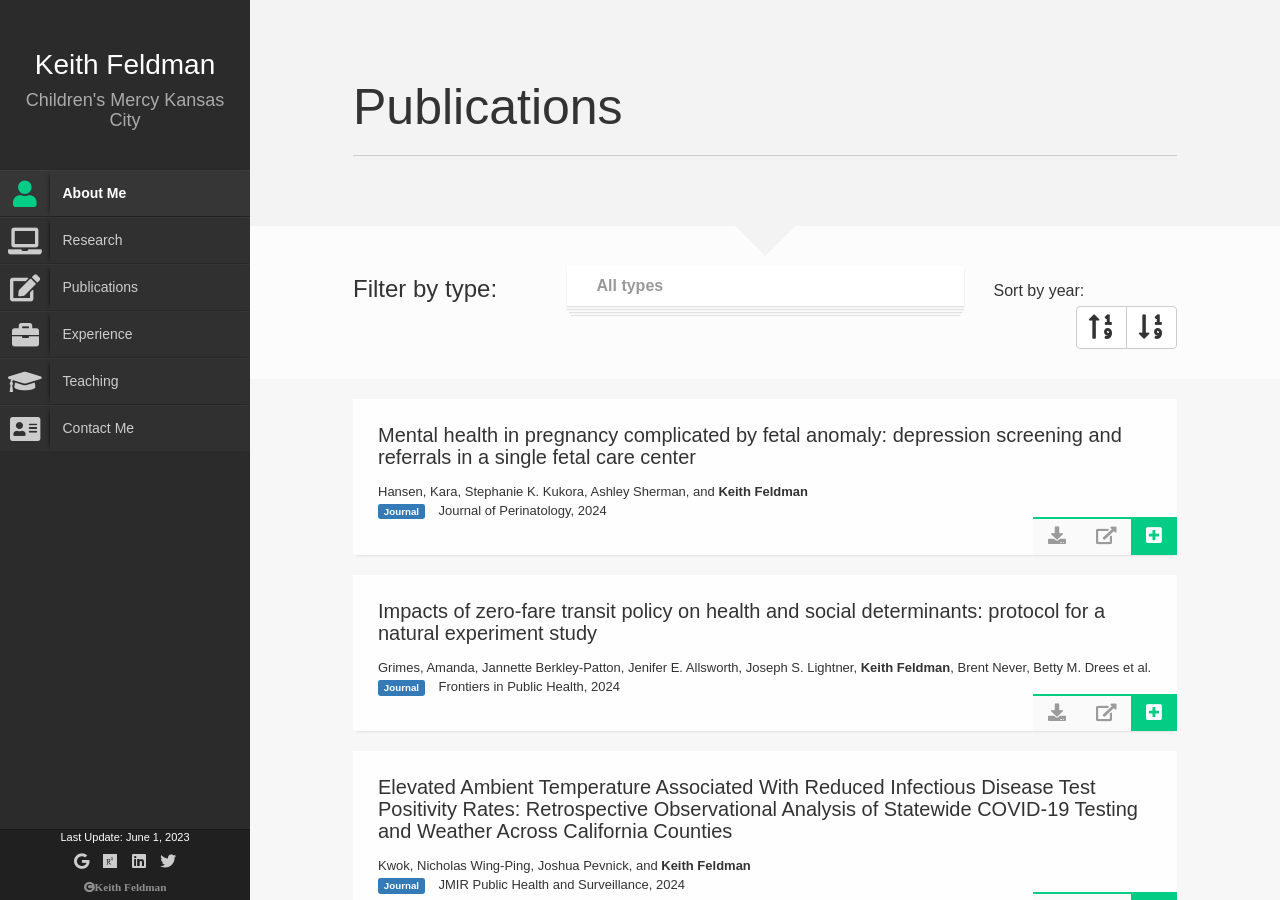
<file: publication.html>
<!DOCTYPE html>
<html lang="en">
   <head>
      <!-- Global site tag (gtag.js) - Google Analytics -->
      <script async src="https://www.googletagmanager.com/gtag/js?id=UA-67998223-4"></script>
      <script>
         window.dataLayer = window.dataLayer || [];

         function gtag() {
            dataLayer.push(arguments);
         }
         gtag('js', new Date());
         gtag('config', 'UA-67998223-4');
      </script>
      <title>Keith Feldman</title>
      <meta http-equiv="Content-Type" content="text/html; charset=UTF-8">
      <meta name="author" content="owwwlab.com">
      <meta name="viewport" content="width=device-width, initial-scale=1, maximum-scale=1">
      <meta name="description" content="Keith Feldman Personal Webpage" />
      <meta name="keywords" content="profile, Keith Feldman" />
      <link rel="shortcut icon" href="favicon.ico">
      <!--CSS styles-->
      <link rel="stylesheet" href="css/bootstrap.css">
      <link rel="stylesheet" href="css/font-awesome.min.css">
      <link rel="stylesheet" href="css/perfect-scrollbar-0.4.5.min.css">
      <link rel="stylesheet" href="css/magnific-popup.css">
      <link rel="stylesheet" href="css/style.css">
      <link id="theme-style" rel="stylesheet" href="css/styles/default.css">
      <!--/CSS styles-->
      <!--Javascript files-->
      <script type="text/javascript" src="js/jquery-1.11.3.min.js"></script>
      <script type="text/javascript" src="js/TweenMax.min.js"></script>
      <script type="text/javascript" src="js/jquery.touchSwipe.min.js"></script>
      <script type="text/javascript" src="js/jquery.carouFredSel-6.2.1-packed.js"></script>
      <script type="text/javascript" src="js/modernizr.custom.63321.js"></script>
      <script type="text/javascript" src="js/jquery.dropdownit.js"></script>
      <script type="text/javascript" src="js/ScrollToPlugin.min.js"></script>
      <script type="text/javascript" src="js/bootstrap.min.js"></script>
      <script type="text/javascript" src="js/jquery.mixitup.min.js"></script>
      <script type="text/javascript" src="js/masonry.min.js"></script>
      <script type="text/javascript" src="js/perfect-scrollbar-0.4.5.with-mousewheel.min.js"></script>
      <script type="text/javascript" src="js/jquery.nicescroll.min.js"></script>
      <script type="text/javascript" src="js/magnific-popup.js"></script>
      <script type="text/javascript" src="js/custom.js"></script>
      <!--/Javascript files-->
   </head>
   <body>
      <div id="wrapper">
         <a href="#sidebar" class="mobilemenu">
            <i class="fa fa-bars"></i>
         </a>
         <div id="sidebar">
            <div id="sidebar-wrapper">
               <div id="sidebar-inner">
                  <!-- Profile/logo section-->
                  <div id="profile" class="clearfix">
                     <div class="title">
                        <a href="index.html">
                           <h2>Keith Feldman</h2>
                        </a>
                        <h3>Children's Mercy Kansas City</h3>
                     </div>
                  </div>
                  <!-- /Profile/logo section-->
                  <!-- Main navigation-->
                  <div id="main-nav">
                     <ul id="navigation">
                        <li class="currentmenu">
                           <a href="index.html">
                              <i class="fa fa-user"></i>
                              <div class="text">About Me</div>
                           </a>
                        </li>
                        <li>
                           <a href="research.html">
                              <i class="fa fa-laptop"></i>
                              <div class="text">Research</div>
                           </a>
                        </li>
                        <li>
                           <a href="publication.html">
                              <i class="fa fa-edit"></i>
                              <div class="text">Publications</div>
                           </a>
                        </li>
                        <li>
                           <a href="experience.html">
                              <i class="fa fa-briefcase"></i>
                              <div class="text">Experience</div>
                           </a>
                        </li>
                        <li>
                           <a href="teaching.html">
                              <i class="fa fa-graduation-cap"></i>
                              <div class="text">Teaching</div>
                           </a>
                        </li>
                        <li>
                           <a href="contact.html">
                              <i class="fa fa-address-card"></i>
                              <div class="text">Contact Me</div>
                           </a>
                        </li>
                     </ul>
                  </div>
                  <!-- /Main navigation-->
                  <!-- Sidebar footer -->
                  <div id="sidebar-footer">
                     <div class="lastupdate">Last Update: June 1, 2023</div>
                     <div class="social-icons">
                        <ul>
                           <li>
                              <a href="https://scholar.google.com/citations?user=5M6lokQAAAAJ&hl=en&oi=ao" target="_blank">
                                 <i class="fab fa-google"></i>
                              </a>
                           </li>
                           <li>
                              <a href="https://www.researchgate.net/profile/Keith_Feldman" target="_blank">
                                 <i class="fab fa-researchgate"></i>
                              </a>
                           </li>
                           <li>
                              <a href="https://www.linkedin.com/in/keith-feldman-a48454a9" target="_blank">
                                 <i class="fab fa-linkedin"></i>
                              </a>
                           </li>
                           <li>
                              <a href="https://twitter.com/keithfeldman3" target="_blank">
                                 <i class="fab fa-twitter"></i>
                              </a>
                           </li>
                        </ul>
                     </div>
                     <div id="copyright">
                        <i class="fa fa-copyright">Keith Feldman</i>
                     </div>
                  </div>
                  <!-- /Sidebar footer -->
               </div>
            </div>
         </div>
         <div id="main">
            <div id="publications" class="page">
               <div class="page-container">
                  <div class="pageheader">
                     <div class="headercontent">
                        <div class="section-container">
                           <h2 class="title">Publications</h2>
                           <div class="row"></div>
                        </div>
                     </div>
                  </div>
                  <div class="pagecontents">
                     <div class="section color-1" id="filters">
                        <div class="section-container">
                           <div class="row">
                              <div class="col-md-3">
                                 <h3>Filter by type:</h3>
                              </div>
                              <div class="col-md-6">
                                 <select id="cd-dropdown" name="cd-dropdown" class="cd-select">
                                    <option class="filter" value="all" selected>All types</option>
                                    <option class="filter" value="conference">Conference</option>
                                    <option class="filter" value="journal">Journal</option>
                                    <option class="filter" value="bookchapter">Chapter</option>
                                    <!-- <option class="filter" value="bookchapter">Book Chapters</option><option class="filter" value="book">Books</option><option class="filter" value="jpaper">Jounal Papers</option><option class="filter" value="report">Reports</option><option class="filter" value="tpaper">Technical Papers</option> -->
                                 </select>
                              </div>
                              <div class="col-md-3" id="sort">
                                 <span>Sort by year:</span>
                                 <div class="btn-group pull-right">
                                    <button type="button" data-sort="data-year" data-order="desc" class="sort btn btn-default">
                                       <i class="fa fa-sort-numeric-up fa-2x"></i>
                                    </button>
                                    <button type="button" data-sort="data-year" data-order="asc" class="sort btn btn-default">
                                       <i class="fa fa-sort-numeric-down fa-2x"></i>
                                    </button>
                                 </div>
                              </div>
                           </div>
                        </div>
                     </div>
                     <div class="section color-2" id="pub-grid">
                        <div class="section-container">
                           <div class="row">
                              <div class="col-md-12">
                                 <div class="pitems">
                                     
                                    <!-- 
                                    <div class="item mix journal" data-year="2025">
                                       <div class="pubmain">
                                          <div class="pubassets">
                                             <a href="#" class="pubcollapse">
                                                <i class="fa fa-plus-square"></i>
                                             </a>
                                             <a href="https://doi.org/10.1186/s13148-025-01840-0" title="External link" target="_blank">
                                                <i class="fa fa-external-link-alt"></i>
                                             </a>
                                             <a href="papers/berrios2025Community.pdf" class="tooltips" title="Download" target="_blank">
                                                <i class="fa fa-download"></i>
                                             </a>
                                          </div>
                                          <h4 class="pubtitle">Black community member perceptions and ethics recommendations on epigenomic research</h4>
                                          <div class="pubauthor">Berrios, Courtney, Tammy Basey, Andrea Bradley-Ewing, Stacey Daniels-Young, Daysha Lewis, <strong>Keith Feldman</strong>, Mary E. Moffatt, Tomi Pastinen, and Elin Grundberg </div>
                                          <div class="pubcite">
                                             <span class="label label-primary">Journal</span> Clinical Epigenetics, 2025
                                          </div>
                                       </div>
                                       <div class="pubdetails">
                                          <h4>Abstract</h4>
                                          <p>
                                             <strong>Background:</strong> Social epigenomics research investigates links between social experiences and epigenetic modifications, which may ultimately impact health. Such research holds promise for precision medicine and addressing health disparities based on social conditions, but also brings unique ethical challenges. The linking of social experiences to biological changes risks pathologizing experiences, potentially leading individuals and communities to be seen as ‘damaged.’ This stigmatization or stereotyping based on experiences also risks placing disproportionate personal responsibility for health. These risks are likely to be amplified in historically marginalized communities already facing discrimination. It is therefore essential to engage members of historically marginalized communities to explore attitudes about social epigenomics research. This study focuses on the Black and African American (B/AA) population in the USA, studying perceptions of social epigenomic research participants, research decliners, and broadly representative community members to identify perceived benefits and risks of social epigenomic research as well as strategies to maximize benefits and lower risks for both participants and communities.</br>
                                            <strong>Results:</strong> Both research participants and community members perceived potential benefit of social epigenomic research for the B/AA population. While most research participants did not perceive research related risks, community members identified risks both specific to social epigenomic research and more generalized to medical research. Several of the risks identified, and a belief that the likelihood of harms was greater than the likelihood of benefits, were based on past research injustices to B/AA research participants and mistrust in the medical and research enterprise. However, community members provided concrete strategies for maximizing the chance of benefits and lowering risk of harms including acknowledging and addressing biases and past injustices, ensuring transparency and understanding, positive framing of research, thorough research and dissemination, and engaging with communities before, throughout, and beyond the research process.</br>
                                           <strong>Conclusions:</strong> While B/AA community members identified risk of both individual and community harm from social epigenomic research, they also perceived potential health benefits for the B/AA community. Through concerted efforts to apply community recommendations to lower risks and enhance benefits, researchers can conduct ethical and valid epigenomic research that aims to address health disparities with historically marginalized communities.
                                          </p>
                                       </div>
                                    </div> -->
                                    <div class="item mix journal" data-year="2024">
                                       <div class="pubmain">
                                          <div class="pubassets">
                                             <a href="#" class="pubcollapse">
                                                <i class="fa fa-plus-square"></i>
                                             </a>
                                             <a href="https://doi.org/10.1038/s41372-024-02118-8" title="External link" target="_blank">
                                                <i class="fa fa-external-link-alt"></i>
                                             </a>
                                             <a href="papers/hansen2024Depression.pdf" class="tooltips" title="Download" target="_blank">
                                                <i class="fa fa-download"></i>
                                             </a>
                                          </div>
                                          <h4 class="pubtitle">Mental health in pregnancy complicated by fetal anomaly: depression screening and referrals in a single fetal care center</h4>
                                          <div class="pubauthor">Hansen, Kara, Stephanie K. Kukora, Ashley Sherman, and <strong>Keith Feldman</strong>
                                          </div>
                                          <div class="pubcite">
                                             <span class="label label-primary">Journal</span> Journal of Perinatology, 2024
                                          </div>
                                       </div>
                                       <div class="pubdetails">
                                          <h4>Abstract</h4>
                                          <p>
                                             <strong>Objective</strong> To quantify depression screening rates in a fetal care center, identify characteristics associated with screenings and identify mental health referral uptake rates <br>
                                             <strong>Study design </strong> This retrospective cohort study of 166 patients in a single fetal care center investigated patients screened during pregnancy with the Edinburgh Postnatal Depression Scale <br>
                                             <strong>Results</strong> Patients screened positive for depression at a rate of 31.9% using 10 as the cut-off score at their first mental health consult following diagnosis. Patients with a prior mental health diagnosis and lacked insurance or had state insurance were more likely to screen positive. Additionally, patients were more likely to screen positive with a severe fetal diagnosis or uncertain fetal prognosis. Patients were likely to accept a referral for therapy; fewer accepted a referral for pharmacotherapy <br>
                                             <strong>Conclusion </strong> Fetal care center patients are at risk of depressed mood and may be identified through universal screening. Particular attention should be provided to patients with an uncertain fetal prognosis and other identified characteristics. <br>
                                          </p>
                                       </div>
                                    </div>
                                    <div class="item mix journal" data-year="2024">
                                       <div class="pubmain">
                                          <div class="pubassets">
                                             <a href="#" class="pubcollapse">
                                                <i class="fa fa-plus-square"></i>
                                             </a>
                                             <a href="https://doi.org/10.3389/fpubh.2024.1458137" title="External link" target="_blank">
                                                <i class="fa fa-external-link-alt"></i>
                                             </a>
                                             <a href="papers/grimes2024ZBTProtocol.pdf" class="tooltips" title="Download" target="_blank">
                                                <i class="fa fa-download"></i>
                                             </a>
                                          </div>
                                          <h4 class="pubtitle">Impacts of zero-fare transit policy on health and social determinants: protocol for a natural experiment study</h4>
                                          <div class="pubauthor">Grimes, Amanda, Jannette Berkley-Patton, Jenifer E. Allsworth, Joseph S. Lightner, <strong>Keith Feldman</strong>, Brent Never, Betty M. Drees et al. </div>
                                          <div class="pubcite">
                                             <span class="label label-primary">Journal</span> Frontiers in Public Health, 2024
                                          </div>
                                       </div>
                                       <div class="pubdetails">
                                          <h4>Abstract</h4>
                                          <p> Population-level efforts are needed to increase levels of physical activity and healthy eating to reduce and manage chronic diseases such as obesity, cardiovascular disease, and type 2 diabetes. Interventions to increase public transit use may be one promising strategy, particularly for low-income communities or populations of color who are disproportionately burdened by health disparities and transportation barriers. This study employs a natural experiment design to evaluate the impacts of a citywide zero-fare transit policy in Kansas City, Missouri, on ridership and health indicators. In Aim 1, comparison to 9 similar cities without zero-fare transit is used to examine differential changes in ridership from 3 years before to 4 years after the adoption of zero-fare. In Aim 2, Kansas City residents are being recruited from a large safety net health system to compare health indicators between zero-fare riders and non- riders. Longitudinal data on BMI, cardiometabolic markers, and economic barriers to health are collected from the electronic health record from 2017 to 2024. Cross-sectional data on healthy eating and device-measured physical activity are collected from a subsample of participants as part of the study procedures (N = 360). Numerous baseline characteristics are collected to account for differences between Kansas City and comparison city bus routes (Aim 1) and between zero-fare riders and non-riders within Kansas City (Aim 2). Evidence on how zero-fare transit shapes population health through mechanisms related to improved economic factors, transportation, physical activity, and healthy eating among low-income groups is expected. </p>
                                       </div>
                                    </div>
                                    <div class="item mix journal" data-year="2024">
                                       <div class="pubmain">
                                          <div class="pubassets">
                                             <a href="#" class="pubcollapse">
                                                <i class="fa fa-plus-square"></i>
                                             </a>
                                             <a href="https://doi.org/10.2196/57495" title="External link" target="_blank">
                                                <i class="fa fa-external-link-alt"></i>
                                             </a>
                                             <a href="papers/kwok2024Temp.pdf" class="tooltips" title="Download" target="_blank">
                                                <i class="fa fa-download"></i>
                                             </a>
                                          </div>
                                          <h4 class="pubtitle">Elevated Ambient Temperature Associated With Reduced Infectious Disease Test Positivity Rates: Retrospective Observational Analysis of Statewide COVID-19 Testing and Weather Across California Counties</h4>
                                          <div class="pubauthor">Kwok, Nicholas Wing-Ping, Joshua Pevnick, and <strong>Keith Feldman</strong>
                                          </div>
                                          <div class="pubcite">
                                             <span class="label label-primary">Journal</span> JMIR Public Health and Surveillance, 2024
                                          </div>
                                       </div>
                                       <div class="pubdetails">
                                          <h4>Abstract</h4>
                                          <p>
                                             <strong>Background:</strong> From medication usage to the time of day, a number of external factors are known to alter human body temperature (BT), even in the absence of underlying pathology. In select cases, clinical guidance already suggests the consideration of clinical and demographic factors when interpreting BT, such as a decreased threshold for fever as age increases. Recent work has indicated factors impacting BT extend to environmental conditions including ambient temperature. However, the effect sizes of these relationships are often small, and it remains unclear if such relationships result in a meaningful impact on real-world health care practices. <strong>Objective:</strong> Temperature remains a common element in public health screening efforts. Leveraging the unique testing and reporting infrastructure developed around the COVID-19 pandemic, this paper uses a unique resource of daily-level statewide testing data to assess the relationship between ambient temperatures and positivity rates. As fever was a primary symptom that triggered diagnostic testing for COVID-19, this work hypothesizes that environmentally mediated BT increases would not reflect pathology, leading to decreased COVID-19 test positivity rates as temperature rises. </br>
                                             <strong>Methods:</strong> Statewide COVID-19 polymerase chain reaction testing data curated by the California Department of Public Health were used to obtain the daily number of total tests and positivity rates for all counties across the state. These data were combined with ambient temperature data provided by the National Centers for Environmental Information for a period of 133 days between widespread testing availability and vaccine approval. A mixed-effects beta-regression model was used to estimate daily COVID-19 test positivity rate as a function of ambient temperature, population, and estimates of COVID prevalence, with nested random effects for a day of the week within unique counties across the state. <br>
                                             <strong>Results:</strong> Considering over 19 million tests performed over 4 months and across 45 distinct counties, adjusted model results highlighted a significant negative association between daily ambient temperature and testing positivity rate (P<.001). Results of the model are strengthened as, using the same testing data, this relationship was not present in a sensitivity analysis using random daily temperatures drawn from the range of observed values (P=.52). <br>
                                                <strong>Conclusions:</strong> These results support the underlying hypothesis and demonstrate the relationship between environmental factors and BT can impact an essential public health activity. As health care continues to operate using thresholds of BT as anchor points (ie, ≥100.4 as fever) it is increasingly important to develop approaches to integrate the array of factors known to influence BT measurement. Moreover, as weather data are not often readily available in the same systems as patient data, these findings present a compelling case for future research into when and how environmental context can best be used to improve the interpretation of patient data. <br>
                                          </p>
                                       </div>
                                    </div>
                                    <div class="item mix journal" data-year="2024">
                                       <div class="pubmain">
                                          <div class="pubassets">
                                             <a href="#" class="pubcollapse">
                                                <i class="fa fa-plus-square"></i>
                                             </a>
                                             <a href="https://doi.org/10.1038/s41467-024-52407-1" title="External link" target="_blank">
                                                <i class="fa fa-external-link-alt"></i>
                                             </a>
                                             <a href="papers/smail2024Nature.pdf" class="tooltips" title="Download" target="_blank">
                                                <i class="fa fa-download"></i>
                                             </a>
                                          </div>
                                          <h4 class="pubtitle">Complex trait associations in rare diseases and impacts on Mendelian variant interpretation</h4>
                                          <div class="pubauthor">Smail, Craig, Bing Ge, Marissa R. Keever-Keigher, Carl Schwendinger-Schreck, Warren A. Cheung, Jeffrey J. Johnston, Cassandra Barrett, Genomic Answers for Kids Consortium, <strong>Keith Feldman</strong>, Ana S. A. Cohen, Emily G. Farrow, Isabelle Thiffault, and Tomi Pastinen </div>
                                          <div class="pubcite">
                                             <span class="label label-primary">Journal</span> Nature Communications, 2024
                                          </div>
                                       </div>
                                       <div class="pubdetails">
                                          <h4>Abstract</h4>
                                          <p> Emerging evidence implicates common genetic variation - aggregated into polygenic scores (PGS) - in the onset and phenotypic presentation of rare diseases. Here, we comprehensively map individual polygenic liability for 1102 open-source PGS in a cohort of 3059 probands enrolled in the Genomic Answers for Kids (GA4K) rare disease study, revealing widespread associations between rare disease phenotypes and PGSs for common complex diseases and traits, blood protein levels, and brain and other organ morphological measurements. Using this resource, we demonstrate increased polygenic liability in probands with an inherited candidate disease variant (VUS) compared to unaffected carrier parents. Further, we show an enrichment for large-effect rare variants in putative core PGS genes for associated complex traits. Overall, our study supports and expands on previous findings of complex trait associations in rare diseases, implicates polygenic liability as a potential mechanism underlying variable penetrance of candidate causal variants, and provides a framework for identifying novel candidate rare disease genes. </p>
                                       </div>
                                    </div>
                                    <div class="item mix journal" data-year="2024">
                                       <div class="pubmain">
                                          <div class="pubassets">
                                             <a href="#" class="pubcollapse">
                                                <i class="fa fa-plus-square"></i>
                                             </a>
                                             <a href="https://doi.org/10.1016/j.jaip.2024.08.022" title="External link" target="_blank">
                                                <i class="fa fa-external-link-alt"></i>
                                             </a>
                                             <a href="papers/gibson2024SSLR.pdf" class="tooltips" title="Download" target="_blank">
                                                <i class="fa fa-download"></i>
                                             </a>
                                          </div>
                                          <h4 class="pubtitle">Clinical presentation and management of children with suspected serum sickness–like reaction</h4>
                                          <div class="pubauthor">Gibson, Maya, Sarah Suppes, Jared T. Lovins, Emma M. Tillman, <strong>Keith Feldman</strong>, and Jennifer Goldman </div>
                                          <div class="pubcite">
                                             <span class="label label-primary">Journal</span> The Journal of Allergy and Clinical Immunology: In Practice, 2024
                                          </div>
                                       </div>
                                       <div class="pubdetails">
                                          <h4>Abstract</h4>
                                          <p> Serum sicknesselike reaction (SSLR) is a rare diagnosis that occurs after drug exposure. SSLR is a challenging diagnosis resulting in multiple health care visits, hospitalizations, and varied treatment. Our findings support the need for the development of SSLR clinical diagnostic criteria and treatment guidance </p>
                                       </div>
                                    </div>
                                    <div class="item mix journal" data-year="2024">
                                       <div class="pubmain">
                                          <div class="pubassets">
                                             <a href="#" class="pubcollapse">
                                                <i class="fa fa-plus-square"></i>
                                             </a>
                                             <a href="https://doi.org/10.1016/j.jbi.2024.104687" title="External link" target="_blank">
                                                <i class="fa fa-external-link-alt"></i>
                                             </a>
                                             <a href="papers/feldman2024Representation.pdf" class="tooltips" title="Download" target="_blank">
                                                <i class="fa fa-download"></i>
                                             </a>
                                          </div>
                                          <h4 class="pubtitle">Utilization of geospatial distribution in the measurement of study cohort representativeness</h4>
                                          <div class="pubauthor">
                                             <strong>Feldman, Keith</strong>, Natalie J. Kane, Stacey Daniels-Young, Bruce Reed, Jessica Welch, Lauren Fitzpatrick, Mark A. Hoffman, Andrea Bradley-Ewing, and Elin Grundberg
                                          </div>
                                          <div class="pubcite">
                                             <span class="label label-primary">Journal</span> Journal of Biomedical Informatics, 2024
                                          </div>
                                       </div>
                                       <div class="pubdetails">
                                          <h4>Abstract</h4>
                                          <p>
                                             <strong>Objective:</strong> The ability to apply results from a study to a broader population remains a primary objective in translational science. Distinct from intrinsic elements of scientific rigor, the extrinsic concept of generalization requires there be alignment between a study cohort and population in which results are expected to be applied. Widespread efforts have been made to quantify representativeness of study cohorts. These techniques, however, often consider the study and target cohorts as monolithic collections that can be directly compared. Overlooking known impacts to health from socio-demographic and environmental factors tied to individual’s geographical location, and potentially obfuscating misalignment in underrepresented population subgroups. This manuscript introduces several measures to account for geographic information in the assessment of cohort representation. <br>
                                             <strong>Methods:</strong> Metrics were defined across two themes: First, measures of recruitment, to assess if a study cohort is drawn at an expected rate and in an expected geographical pattern with respect to individuals in a reference cohort. Second, measures of individual characteristics, to assess if the individuals in the study cohort accurately reflect the sociodemographic, clinical, and geographic diversity observed across a reference cohort while accounting for the geospatial proximity of individuals. <br>
                                             <strong>Results:</strong> As an empirical demonstration, methods are applied to an active clinical study examining asthma in Black/African American patients at a US Midwestern pediatric hospital. Results illustrate how areas of over- and under-recruitment can be identified and contextualized in light of study recruitment patterns at an individual-level, highlighting the ability to identify a subset of features for which the study cohort closely resembled the broader population. In addition they provide an opportunity to dive deeper into misalignments, to identify study cohort members that are in some way distinct from the communities for which they are expected to represent. <br>
                                             <strong>Conclusion:</strong> Together, these metrics provide a comprehensive spatial assessment of a study cohort with respect to a broader target population. Such an approach offers researchers a toolset by which to target expected generalization of results derived from a given study.
                                          </p>
                                       </div>
                                    </div>
                                    <div class="item mix conference" data-year="2024">
                                       <div class="pubmain">
                                          <div class="pubassets">
                                             <a href="#" class="pubcollapse">
                                                <i class="fa fa-plus-square"></i>
                                             </a>
                                             <a href="https://ieeexplore.ieee.org/abstract/document/10628695" title="External link" target="_blank">
                                                <i class="fa fa-external-link-alt"></i>
                                             </a>
                                             <a href="papers/krieg2024HON.pdf" class="tooltips" title="Download" target="_blank">
                                                <i class="fa fa-download"></i>
                                             </a>
                                          </div>
                                          <h4 class="pubtitle">Representing Outcome-Driven Higher-Order Dependencies in Graphs of Disease Trajectories</h4>
                                          <div class="pubauthor">Krieg, Steven J., Nitesh V. Chawla, and <strong>Keith Feldman</strong>
                                          </div>
                                          <div class="pubcite">
                                             <span class="label label-primary">Conference</span>IEEE International Conference on Healthcare Informatics (ICHI), 2024
                                          </div>
                                       </div>
                                       <div class="pubdetails">
                                          <h4>Abstract</h4>
                                          <p>The widespread application of machine learning techniques to biomedical data has produced many new insights into disease progression and improving clinical care. Inspired by the flexibility and interpretability of graphs (networks), as well as the potency of sequence models like transformers and higher-order networks (HONs), we propose a method that identifies combinations of risk factors for a given outcome and accurately encodes these higher-order relationships in a graph. Using historical data from 913,475 type 2 diabetes (T2D) patients, we found that, compared to other approaches, the proposed networks encode significantly more information about the progression of T2D toward a variety of outcomes. We additionally demonstrate how structural information from the proposed graph can be used to augment the performance of transformer-based models on predictive tasks, especially when the data are noisy. By increasing the order, or memory, of the graph, we show how the proposed method illuminates key risk factors while successfully ignoring noisy elements, which facilitates analysis that is simultaneously accurate and interpretable. </p>
                                       </div>
                                    </div>
                                    <div class="item mix journal" data-year="2024">
                                       <div class="pubmain">
                                          <div class="pubassets">
                                             <a href="#" class="pubcollapse">
                                                <i class="fa fa-plus-square"></i>
                                             </a>
                                             <a href="https://doi.org/10.1371/journal.pone.0295410" title="External link" target="_blank">
                                                <i class="fa fa-external-link-alt"></i>
                                             </a>
                                             <a href="papers/feldman2024ADRPLOS.pdf" class="tooltips" title="Download" target="_blank">
                                                <i class="fa fa-download"></i>
                                             </a>
                                          </div>
                                          <h4 class="pubtitle">Clarification of adverse drug reactions by a pharmacovigilance team results in increased antibiotic re-prescribing at a freestanding United States children’s hospital</h4>
                                          <div class="pubauthor">
                                             <strong>Feldman, Keith</strong>, Sarah L. Suppes, and Jennifer L. Goldman.
                                          </div>
                                          <div class="pubcite">
                                             <span class="label label-primary">Journal</span> PLOS One, 2024
                                          </div>
                                       </div>
                                       <div class="pubdetails">
                                          <h4>Abstract</h4>
                                          <p> Documentation of adverse drug reactions (ADRs) is a key factor in guiding future prescribing. However, incomplete documentation is common and often fails to distinguish implicated drugs as true allergies. This in turn leads to unnecessary avoidance of implicated drug classes and may result in sub-optimal prescribing. Pharmacovigilance (PV) programs utilize a systematic approach to clarify ADR documentation and are known to improve patient safety. Yet it remains unclear if PV alters prescribing. Or, if the existence of the ADR documentation itself continues to prompt avoidance of implicated drugs. To address this, our work presents a retrospective cohort study assessing if clarification of antibiotic ADRs by a hospital-wide PV team was associated with future, safe, re-prescribing at a freestanding pediatric hospital in the midwestern United States. First, we compared the likelihood of future prescribing in an antibiotic class with an active ADR, as compared to alternative drug classes, between PV-clarified and non-clarified patients. Second, we assessed differences in adverse event rates 30-days after future prescribing based on PV clarification status. For robustness, analyses were performed on patients with ADRs in four antibiotic classes: penicillin-based beta-lactams (n = 45,642), sulfonamides/trimethoprim (n = 5,329), macrolides (n = 3,959), and glycopeptides (n = 622). Results illustrate that clarification of an ADR by PV was associated with an increased odds of future prescribing in the same drug class (Odds Ratio [95%-CI]): penicillin-based beta-lactams (1.59 [1.36–1.89]), sulfonamides/trimethoprim (2.29 [0.89–4.91]), macrolides (0.77 [0.33–1.61]), and glycopeptide (1.85 [1.12–3.20]). Notably, patients clarified by PV experienced no increase in the rate of adverse events within 30-days following the prescribing of antibiotics in the same class as an active ADR. Overall, this study provides strong evidence that PV reviews safely increase the rate of re-prescribing antibiotics even in the presence of an existing implicated drug ADR. </p>
                                       </div>
                                    </div>
                                    <div class="item mix journal" data-year="2023">
                                       <div class="pubmain">
                                          <div class="pubassets">
                                             <a href="#" class="pubcollapse">
                                                <i class="fa fa-plus-square"></i>
                                             </a>
                                             <a href="https://doi.org/10.1016/j.pedn.2023.07.022" title="External link" target="_blank">
                                                <i class="fa fa-external-link-alt"></i>
                                             </a>
                                             <a href="papers/lysaught2023SNOO.pdf" class="tooltips" title="Download" target="_blank">
                                                <i class="fa fa-download"></i>
                                             </a>
                                          </div>
                                          <h4 class="pubtitle">SSSH: ReSponsive Soothing bassinet feasibility Study for infants with congenital Heart disease after cardiac surgery</h4>
                                          <div class="pubauthor">Lysaught, Shannon, Lori Erickson, Jennifer A. Marshall, and <strong>Keith Feldman</strong>
                                          </div>
                                          <div class="pubcite">
                                             <span class="label label-primary">Journal</span> Pediatric Cardiology, 2023
                                          </div>
                                       </div>
                                       <div class="pubdetails">
                                          <h4>Abstract</h4>
                                          <p>
                                             <strong>Purpose:</strong> For infants with congenital heart disease (CHD) requiring surgery, prolonged hospital stays, intermittent caregiver visitation, and constrained unit staffing ratios present barriers to adequately address post-operative stressors and associated need to retain cognitive and physiological reserves. Similar patients requiring high-engagement interventions, such as hospitalized infants with neonatal abstinence syndrome, have found success in utilizing responsive bassinets to soothe infants and save floor nurses' time. However, it remains unclear if such technology can be leveraged in the CHD population given their complex hemodynamics, feeding intolerance, and monitoring requirements. <br>
                                             <strong>Methods:</strong> This multidisciplinary feasibility study evaluated responsive bassinet use in a cohort of infants with CHD <6 months of age in a medical-surgical unit at a midwestern children's hospital. Specifically assessing 1) implementation requirements, challenges, and potential of utilizing the device, together with 2) ability to perform bedside monitoring (monitoring) and 3) measuring physiologic trends during use. <br>
                                                <strong>Results:</strong> Between 11/2020–1/2022, nine infants utilized a responsive bassinet over 599 h (mean 13, range 4–26 days per infant). No increase in monitoring alarms and accurate vital signs monitoring during bassinet activity were noted with appropriate physiologic responses for infants with single ventricle and biventricular surgeries. <br>
                                                <strong>Conclusions:</strong> Feasibility of introducing new technology into care, and successful use of its functionality for soothing was found to be plausible for infants with CHD. <br>
                                                <strong>Practice implications:</strong> After cardiac surgery, infants with CHD have need for interventions to reduce stress. Use of a soothing bassinet has the potential to aid in doing so without interference with monitoring requirements.
                                          </p>
                                       </div>
                                    </div>
                                    <div class="item mix journal" data-year="2023">
                                       <div class="pubmain">
                                          <div class="pubassets">
                                             <a href="#" class="pubcollapse">
                                                <i class="fa fa-plus-square"></i>
                                             </a>
                                             <a href="https://doi.org/10.1007/s00246-023-03224-8" title="External link" target="_blank">
                                                <i class="fa fa-external-link-alt"></i>
                                             </a>
                                             <a href="papers/patel2023RCoa.pdf" class="tooltips" title="Download" target="_blank">
                                                <i class="fa fa-download"></i>
                                             </a>
                                          </div>
                                          <h4 class="pubtitle">Associations of Home Monitoring Data to Interventional Catheterization for Infants with Recurrent Coarctation of the Aorta and Hypoplastic Left Heart Syndrome</h4>
                                          <div class="pubauthor">Patel, Parth S., Shil K. Shah, <strong>Keith Feldman</strong>, Hayley S. Hancock, Matthew L. Moehlmann, Amy Ricketts, Matthew D. Files, Carol McFarland, Lori Erickson, and Ryan A. Romans </div>
                                          <div class="pubcite">
                                             <span class="label label-primary">Journal</span> Pediatric Cardiology, 2023
                                          </div>
                                       </div>
                                       <div class="pubdetails">
                                          <h4>Abstract</h4>
                                          <p>The post-Norwood interstage period for infants with hypoplastic left heart syndrome is a high-risk time with 10–20% of infants having a complication of recurrent coarctation of the aorta (RCoA). Many interstage programs utilize mobile applications allowing caregivers to submit home physiologic data and videos to the clinical team. This study aimed to investigate if caregiver-entered data resulted in earlier identification of patients requiring interventional catheterization for RCoA. Retrospective home monitoring data were extracted from five high-volume Children’s High Acuity Monitoring Program®-affiliated centers (defined as contributing > 20 patients to the registry) between 2014 and 2021 after IRB approval. Demographics and caregiver-recorded data evaluated include weight, heart rate (HR), oxygen saturation (SpO2), video recordings, and ‘red flag’ concerns prior to interstage readmissions. 27% (44/161) of infants required interventional catheterization for RCoA. In the 7 days prior to readmission, associations with higher odds of RCoA included (mean bootstrap coefficient, [90% CI]) increased number of total recorded videos (1.65, [1.07–2.62]) and days of recorded video (1.62, [1.03–2.59]); increased number of total recorded weights (1.66, [1.09–2.70]) and days of weights (1.56, [1.02–2.44]); increasing mean SpO2 (1.55, [1.02–2.44]); and increased variation and range of HR (1.59, [1.04–2.51]) and (1.71, [1.10–2.80]), respectively. Interstage patients with RCoA had increased caregiver-entered home monitoring data including weight and video recordings, as well as changes in HR and SpO2trends. Identifying these items by home monitoring teams may be beneficial in clinical decision-making for evaluation of RCoA in this high-risk population.</p>
                                       </div>
                                    </div>
                                    <div class="item mix journal" data-year="2023">
                                       <div class="pubmain">
                                          <div class="pubassets">
                                             <a href="#" class="pubcollapse">
                                                <i class="fa fa-plus-square"></i>
                                             </a>
                                             <a href="https://doi.org/10.1053/j.gastro.2023.06.006" title="External link" target="_blank">
                                                <i class="fa fa-external-link-alt"></i>
                                             </a>
                                             <a href="papers/feldman2023Generative.pdf" class="tooltips" title="Download" target="_blank">
                                                <i class="fa fa-download"></i>
                                             </a>
                                          </div>
                                          <h4 class="pubtitle">Beyond Clinical Accuracy: Considerations for the Use of Generative Artificial Intelligence Models in Gastrointestinal Care</h4>
                                          <div class="pubauthor">
                                             <strong>Feldman, Keith</strong>, and Fredy Nehme
                                          </div>
                                          <div class="pubcite">
                                             <span class="label label-primary">Journal</span> Gastroenterology, 2023
                                          </div>
                                       </div>
                                       <div class="pubdetails">
                                          <h4>Abstract</h4>
                                          <p>As the volume and complexity of health care data continue to grow, the field of gastroenterology has embraced the use of computational tools to identify, extract, and synthesize relevant information. Rapidly expanding from the use of medical record data only, machine learning and artificial intelligence (AI) techniques now routinely integrate data from procedural images and free-text documents (eg, clinical notes, academic articles, and online resources). Clinically, this has manifested in predictive models and risk stratification tools to improve prognosis, diagnosis, treatment, and patient management. For patients, unparalleled access to digital resources has facilitated engagement in their care. It is largely understood that these tools cannot, and should not, replace gastroenterologists. However, the ability to leverage this technology in an assistive capacity is fundamentally changing the way clinicians and patients interact with data. <br>
                                             <I>Editorial of “ChatGPT answers common patient questions about colonoscopy,” by Lee T-S, Staller K, Botoman V, et al </i>
                                          </p>
                                       </div>
                                    </div>
                                    <div class="item mix journal" data-year="2023">
                                       <div class="pubmain">
                                          <div class="pubassets">
                                             <a href="#" class="pubcollapse">
                                                <i class="fa fa-plus-square"></i>
                                             </a>
                                             <a href="https://doi.org/10.1016/j.pediatrneurol.2023.04.027" title="External link" target="_blank">
                                                <i class="fa fa-external-link-alt"></i>
                                             </a>
                                             <a href="papers/marchese2023AFM.pdf" class="tooltips" title="Download" target="_blank">
                                                <i class="fa fa-download"></i>
                                             </a>
                                          </div>
                                          <h4 class="pubtitle">Rehabilitation Outcomes in Children with Acute Flaccid Myelitis from 2014 to 2019: A Multicenter Retrospective Review</h4>
                                          <div class="pubauthor">Marchese, Diana L., <strong>Keith Feldman</strong>, Clarice Sinn, Simra Javaid, Ashlee Jaffe, Elana Katz, Joshua Lider et al </div>
                                          <div class="pubcite">
                                             <span class="label label-primary">Journal</span> Pediatric Neurology, 2023
                                          </div>
                                       </div>
                                       <div class="pubdetails">
                                          <h4>Abstract</h4>
                                          <p>
                                             <strong>Background:</strong> Acute flaccid myelitis (AFM) is a childhood illness characterized by sudden-onset weakness impairing function. The primary goal was to compare the motor recovery patterns of patients with AFM who were discharged home or to inpatient rehabilitation. Secondary analyses focused on recovery of respiratory status, nutritional status, and neurogenic bowel and bladder in both cohorts. <br>
                                             <strong>Methods:</strong> Eleven tertiary care centers in the United States performed a retrospective chart review of children with AFM between January 1, 2014, and October 1, 2019. Data included demographics, treatments, and outcomes on admission, discharge, and follow-up visits. <br>
                                             <strong>Results:</strong> Medical records of 109 children met inclusion criteria; 67 children required inpatient rehabilitation, whereas 42 children were discharged directly home. The median age was 5 years (range 4 months to 17 years), and the median time observed was 417 days (interquartile range = 645 days). Distal upper extremities recovered better than the proximal upper extremities. At acute presentation, children who needed inpatient rehabilitation had significantly higher rates of respiratory support (P < 0.001), nutritional support (P < 0.001), and neurogenic bowel (P=0.004) and bladder (P=0.002). At follow-up, those who attended inpatient rehabilitation continued to have higher rates of respiratory support (28% vs 12%, P=0.043); however, the nutritional status and bowel/bladder function were no longer statistically different. <br>
                                                <strong>Conclusions:</strong> All children made improvements in strength. Proximal muscles remained weaker than distal muscles in the upper extremities. Children who qualified for inpatient rehabilitation had ongoing respiratory needs at follow-up; however, recovery of nutritional status and bowel/bladder were similar.
                                          </p>
                                       </div>
                                    </div>
                                    <div class="item mix journal" data-year="2023">
                                       <div class="pubmain">
                                          <div class="pubassets">
                                             <a href="#" class="pubcollapse">
                                                <i class="fa fa-plus-square"></i>
                                             </a>
                                             <a href="https://doi.org/10.1016/j.appet.2023.106525" title="External link" target="_blank">
                                                <i class="fa fa-external-link-alt"></i>
                                             </a>
                                             <a href="papers/feldman2023Sucking.pdf" class="tooltips" title="Download" target="_blank">
                                                <i class="fa fa-download"></i>
                                             </a>
                                          </div>
                                          <h4 class="pubtitle">Characterization of a Vigorous sucking style in early infancy and its predictive value for weight gain and eating behaviors at 12 months</h4>
                                          <div class="pubauthor">
                                             <strong>Feldman, Keith</strong>, Katharine Asta, Ashley N. Gearhardt, Julie M. Sturza, Danielle Appugliese, Alison L. Miller, Katherine Rosenblum, Kai Ling Kong, Amanda K. Crandall, and Julie C. Lumeng
                                          </div>
                                          <div class="pubcite">
                                             <span class="label label-primary">Journal</span> Appetite, 2023
                                          </div>
                                       </div>
                                       <div class="pubdetails">
                                          <h4>Abstract</h4>
                                          <p>This study sought to identify sucking profiles among healthy, full-term infants and assess their predictive value for future weight gain and eating behaviors. Pressure waves of infant sucking were captured during a typical feeding at age 4 months and quantified via 14 metrics. Anthropometry was measured at 4 and 12 months, and eating behaviors were measured by parent report via the Children's Eating Behavior Questionnaire-Toddler (CEBQ-T) at 12 months. Sucking profiles were created using a clustering approach on the pressure wave metrics, and utility of these profiles was assessed for predicting which infants will have weight-for-age (WFA) percentile changes from ages 4-12 months that exceed thresholds of 5, 10, and 15 percentiles, and for estimating each CEBQ-T subscale score. Among 114 infants, three sucking profiles were identified: Vigorous (51%), Capable (28%), and Leisurely (21%). Sucking profiles were found to improve estimation of change in WFA from 4 to 12 months and 12-month maternal-reported eating behaviors above infant sex, race/ethnicity, birthweight, gestational age, and pre-pregnancy body mass index alone. Infants with a Vigorous sucking profile gained significantly more weight during the study period than infants with a Leisurely profile. Infant sucking characteristics may aid in predicting which infants may be at greater risk of obesity, and therefore sucking profiles deserve more investigation.</p>
                                       </div>
                                    </div>
                                    <div class="item mix journal" data-year="2023">
                                       <div class="pubmain">
                                          <div class="pubassets">
                                             <a href="#" class="pubcollapse">
                                                <i class="fa fa-plus-square"></i>
                                             </a>
                                             <a href="https://doi.org/10.1002/jpen.2484" title="External link" target="_blank">
                                                <i class="fa fa-external-link-alt"></i>
                                             </a>
                                             <a href="papers/santharam2023PNALD.pdf" class="tooltips" title="Download" target="_blank">
                                                <i class="fa fa-download"></i>
                                             </a>
                                          </div>
                                          <h4 class="pubtitle">Association between Congenital Heart Disease and Parenteral Nutrition‐Associated Liver Disease in Neonates: A retrospective cohort study</h4>
                                          <div class="pubauthor">Santharam, Yasasvhinie, Christopher R. Nitkin, Ayan Rajgarhia, Alexandra Oschman, Brian Lee, Ryan Fischer, and <strong>Keith Feldman</strong>
                                          </div>
                                          <div class="pubcite">
                                             <span class="label label-primary">Journal</span>Journal of Parenteral and Enteral Nutrition, 2023
                                          </div>
                                       </div>
                                       <div class="pubdetails">
                                          <h4>Abstract</h4>
                                          <p>
                                             <strong>Objective:</strong> Infants receiving parenteral nutrition (PN) are at increased risk of PN-associated liver disease (PNALD), which can lead to hepatic fibrosis. Congenital heart disease (CHD) represents a risk factor for hepatic fibrosis, so this study sought to better understand whether infants with CHD were at elevated risk of PNALD when receiving long-term PN. <br>
                                             <strong>Study design:</strong> This study includes a retrospective cohort of infants at a level IV neonatal intensive care unit from 2010 to 2020 who received long-term PN during the first 8 weeks of life. A time-varying Cox survival model was used to model risk of PNALD between infants with and without CHD, adjusted for demographics, surgical intervention, and PN exposure, using a 5000-iteration bootstrap estimation. Secondary analyses evaluated risk against discrete CHD diagnoses, and sensitivity analysis was performed on the magnitude and quantity of direct bilirubin laboratory measurements making up the PNALD definition. <br>
                                             <strong>Results:</strong> Neonates with CHD were found to be at higher risk for PNALD during or soon after long-term PN exposure. A pattern of increasing association strength with increasing bilirubin threshold suggests infants with CHD may also experience higher degrees of injury. <br>
                                             <strong>Conclusions:</strong> This work offers a step in understanding how diagnoses can be factored into neonate PN prescription. Future work will explore modifications in lipid profiles and timing to mitigate risk in patients with CHD.
                                          </p>
                                       </div>
                                    </div>
                                    <div class="item mix journal" data-year="2023">
                                       <div class="pubmain">
                                          <div class="pubassets">
                                             <a href="#" class="pubcollapse">
                                                <i class="fa fa-plus-square"></i>
                                             </a>
                                             <a href="https://doi.org/10.1111/petr.14516" title="External link" target="_blank">
                                                <i class="fa fa-external-link-alt"></i>
                                             </a>
                                             <a href="papers/feldman2023Thrombosis.pdf" class="tooltips" title="Download" target="_blank">
                                                <i class="fa fa-download"></i>
                                             </a>
                                          </div>
                                          <h4 class="pubtitle">Hepatic artery thrombosis and use of anticoagulants and antiplatelet agents in pediatric liver transplantation</h4>
                                          <div class="pubauthor">
                                             <strong>Feldman, Keith</strong>, Daniel E. Heble Jr, Richard J. Hendrickson, and Ryan T. Fischer
                                          </div>
                                          <div class="pubcite">
                                             <span class="label label-primary">Journal</span> Pediatric Transplantation, 2023
                                          </div>
                                       </div>
                                       <div class="pubdetails">
                                          <h4>Abstract</h4>
                                          <p>
                                             <strong>Background:</strong> Hepatic artery thrombosis (HAT) is a reported complication of 5%-10% of pediatric liver transplantations, rates 3-4 times that seen in adults. Early HAT (seen within 14 days after transplant) can lead to severe allograft damage and possible urgent re-transplantation. In this report, we present our analysis of HAT in pediatric liver transplant from a national clinical database and examine the association of HAT with anticoagulant or antiplatelet medication administered in the post-operative period. <br>
                                             <strong>Methods:</strong> Data were obtained from the Pediatric Health Information System database maintained by the Children's Hospital Association. For each liver transplant recipient identified in a 10-year period, diagnosis, demographic, and medication data were collected and analyzed. <br>
                                             <strong>Results:</strong> Our findings showed an average rate of HAT of 6.3% across 31 centers. Anticoagulant and antiplatelet medication strategies varied distinctly among and even within centers, likely due to the fact there are no consensus guidelines. Notably, in centers with similar medication usage, HAT rates continue to vary. At the patient level, use of aspirin within the first 72 h of transplantation was associated with a decreased risk of HAT, consistent with other reports in the literature. <br>
                                             <strong>Conclusions:</strong> We suggest that concerted efforts to standardize anticoagulation approaches in pediatric liver transplant may be of benefit in the prevention of HAT. A prospective multi-institutional study of regimen-possibly including aspirin-following transplantation could have significant value.
                                          </p>
                                       </div>
                                    </div>
                                    <div class="item mix journal" data-year="2023">
                                       <div class="pubmain">
                                          <div class="pubassets">
                                             <a href="#" class="pubcollapse">
                                                <i class="fa fa-plus-square"></i>
                                             </a>
                                             <a href="https://doi.org/10.1097/ruq.0000000000000624" title="External link" target="_blank">
                                                <i class="fa fa-external-link-alt"></i>
                                             </a>
                                             <a href="papers/feldman2023Stenosis.pdf" class="tooltips" title="Download" target="_blank">
                                                <i class="fa fa-download"></i>
                                             </a>
                                          </div>
                                          <h4 class="pubtitle">Machine Learning Algorithm Improves the Prediction of Transplant Hepatic Artery Stenosis or Occlusion: A Single-Center Study</h4>
                                          <div class="pubauthor">
                                             <strong>Feldman, Keith</strong>, Justin Baraboo, Deeyendal Dinakarpandian, and Sherwin S. Chan
                                          </div>
                                          <div class="pubcite">
                                             <span class="label label-primary">Journal</span>Ultrasound Quarterly, 2023
                                          </div>
                                       </div>
                                       <div class="pubdetails">
                                          <h4>Abstract</h4>
                                          <p>The aim of this study was to determine if machine learning can improve the specificity of detecting transplant hepatic artery pathology over conventional quantitative measures while maintaining a high sensitivity.This study presents a retrospective review of 129 patients with transplanted hepatic arteries. We illustrate how beyond common clinical metrics such as stenosis and resistive index, a more comprehensive set of waveform data (including flow half-lives and Fourier transformed waveforms) can be integrated into machine learning models to obtain more accurate screening of stenosis and occlusion. We present a novel framework of Extremely Randomized Trees and Shapley values, we allow for explainability at the individual level.The proposed framework identified cases of clinically significant stenosis and occlusion in hepatic arteries with a state-of-the-art specificity of 65%, while maintaining sensitivity at the current standard of 94%. Moreover, through 3 case studies of correct and mispredictions, we demonstrate examples of how specific features can be elucidated to aid in interpreting driving factors in a prediction.This work demonstrated that by utilizing a more complete set of waveform data and machine learning methodologies, it is possible to reduce the rate of false-positive results in using ultrasounds to screen for transplant hepatic artery pathology compared with conventional quantitative measures. An advantage of such techniques is explainability measures at the patient level, which allow for increased radiologists' confidence in the predictions.</p>
                                       </div>
                                    </div>
                                    <div class="item mix journal" data-year="2022">
                                       <div class="pubmain">
                                          <div class="pubassets">
                                             <a href="#" class="pubcollapse">
                                                <i class="fa fa-plus-square"></i>
                                             </a>
                                             <a href="https://doi.org/10.1097/nmc.0000000000000839" title="External link" target="_blank">
                                                <i class="fa fa-external-link-alt"></i>
                                             </a>
                                             <a href="papers/feldman2022Staffing.pdf" class="tooltips" title="Download" target="_blank">
                                                <i class="fa fa-download"></i>
                                             </a>
                                          </div>
                                          <h4 class="pubtitle">Data-Driven Nurse Staffing in the Neonatal Intensive Care Unit</h4>
                                          <div class="pubauthor">
                                             <strong>Feldman, Keith</strong>, and Annie J. Rohan
                                          </div>
                                          <div class="pubcite">
                                             <span class="label label-primary">Journal</span>The American Journal of Maternal/Child Nursing, 2022
                                          </div>
                                       </div>
                                       <div class="pubdetails">
                                          <h4>Abstract</h4>
                                          <p>The challenge of nurse staffing is amplified in the acute care neonatal intensive care unit (NICU) setting, where a wide range of highly variable factors affect staffing. A comprehensive overview of infant factors (severity, intensity), nurse factors (education, experience, preferences, team dynamics), and unit factors (structure, layout, shift length, care model) influencing pre-shift NICU staffing is presented, along with how intra-shift variability of these and other factors must be accounted for to maintain effective and efficient assignments. There is opportunity to improve workload estimations and acuity measures for pre-shift staffing using technology and predictive analytics. Nurse staffing decisions affected by intra-shift factor variability can be enhanced using novel care models that decentralize decision-making. Improving NICU staffing requires a deliberate, systematic, data-driven approach, with commitment from nurses, resources from the management team, and an institutional culture prioritizing patient safety.</p>
                                       </div>
                                    </div>
                                    <div class="item mix journal" data-year="2022">
                                       <div class="pubmain">
                                          <div class="pubassets">
                                             <a href="#" class="pubcollapse">
                                                <i class="fa fa-plus-square"></i>
                                             </a>
                                             <a href="https://doi.org/10.1002/ppul.25928" title="External link" target="_blank">
                                                <i class="fa fa-external-link-alt"></i>
                                             </a>
                                             <a href="papers/feldman2022Steroid.pdf" class="tooltips" title="Download" target="_blank">
                                                <i class="fa fa-download"></i>
                                             </a>
                                          </div>
                                          <h4 class="pubtitle">Corticosteroid Response Predicts Bronchopulmonary Dysplasia Status at 36 Weeks in Preterm Infants Treated with Dexamethasone</h4>
                                          <div class="pubauthor">
                                             <strong>Feldman, Keith</strong>, Christopher R. Nitkin, Alain Cuna, Alexandra Oschman, William E. Truog, Michael Norberg, Michael Nyp, Jane B. Taylor, and Tamorah Lewis
                                          </div>
                                          <div class="pubcite">
                                             <span class="label label-primary">Journal</span>Pediatric pulmonology, 2022
                                          </div>
                                       </div>
                                       <div class="pubdetails">
                                          <h4>Abstract</h4>
                                          <p>
                                             <strong>Importance:</strong> A major barrier to therapeutic development in neonates is a lack of standardized drug response measures that can be used as clinical trial endpoints. The ability to quantify treatment response in a way that aligns with relevant downstream outcomes may be useful as a surrogate marker for new therapies, such as those for bronchopulmonary dysplasia (BPD). <br>
                                             <strong>Objective:</strong> To construct a measure of clinical response to dexamethasone that was well aligned with the incidence of severe BPD or death at 36 weeks' postmenstrual age. <br>
                                             <strong>Design:</strong> Retrospective cohort study. <br>
                                             <strong>Setting:</strong> Level IV Neonatal Intensive Care Unit. <br>
                                             <strong>Participants:</strong> Infants treated with dexamethasone for developing BPD between 2010 and 2020. <br>
                                             <strong>Main outcome(s) and measure(s):</strong> Two models were built based on demographics, changes in ventilatory support, and partial pressure of carbon dioxide (pCO2 ) after dexamethasone administration. An ordinal logistic regression and regularized binary logistic model for the composite outcome were used to associate response level to BPD outcomes defined by both the 2017 BPD Collaborative and 2018 Neonatal Research Network definitions. <br>
                                             <strong>Results:</strong> Ninety-five infants were treated with dexamethasone before 36 weeks. Compared to the baseline support and demographic data at the time of treatment, changes in ventilatory support improved ordinal model sensitivity and specificity. For the binary classification, BPD incidence was well aligned with risk levels, increasing from 16% to 59%. <br>
                                             <strong>Conclusions and relevance:</strong> Incorporation of response variables as measured by changes in ventilatory parameters and pCO2 following dexamethasone administration were associated with downstream outcomes. Incorporating drug response phenotype into a BPD model may enable more rapid development of future therapeutics.
                                          </p>
                                       </div>
                                    </div>
                                    <div class="item mix journal" data-year="2022">
                                       <div class="pubmain">
                                          <div class="pubassets">
                                             <a href="#" class="pubcollapse">
                                                <i class="fa fa-plus-square"></i>
                                             </a>
                                             <a href="https://doi.org/10.1093/ntr/ntac092" title="External link" target="_blank">
                                                <i class="fa fa-external-link-alt"></i>
                                             </a>
                                             <a href="papers/machado2020Vape.pdf" class="tooltips" title="Download" target="_blank">
                                                <i class="fa fa-download"></i>
                                             </a>
                                          </div>
                                          <h4 class="pubtitle">Vaping, perceptions of vaping, and plans to quit among e-cigarette users in the United States and the United Kingdom</h4>
                                          <div class="pubauthor">Machado, Nathalia Munck, <strong>Keith Feldman</strong>, Ligia Menezes do Amaral, Telmo Mota Ronzani, and Kimber P. Richter </div>
                                          <div class="pubcite">
                                             <span class="label label-primary">Journal</span>Nicotine & Tobacco Research, 2022
                                          </div>
                                       </div>
                                       <div class="pubdetails">
                                          <h4>Abstract</h4>
                                          <p>
                                             <strong>Introduction:</strong> Government and health organizations in the United States and the United Kingdom have taken different stances on e-cigarettes policy. To explore the potential effects of these policies, we describe e-cigarette user characteristics, intentions to quit, and perceived attitudes toward vaping. <br>
                                             <strong>Methods:</strong> We used the online crowdsourcing platform Prolific to conduct a cross-sectional survey of current vapers in both countries. Measures were drawn from international surveys. <br>
                                             <strong>Results:</strong> The sample included 1044 vapers (524 United Kingdom; 520 United States) with a mean age of 34. Samples differed by gender (United States: 57% male vs 45% in United Kingdom), race (United States: 79% White vs 90% in United Kingdom) and employment (United States: 73% employed vs 79% in United Kingdom). UK respondents were more likely than US respondents to be ever smokers (89% vs 71%, p < .0001); be daily vapers (69% vs 53%, p < .0001) and to use e-cigarettes to quit smoking (75% vs 65%, p < .0007). Most vapers in the United Kingdom and the United States want to stop vaping (62% vs 61%; p < .9493), but US respondents plan to quit significantly sooner (odds ratio 0.47, p < .0004). Attitudes differed as well. Over half (56%) of UK respondents reported their government-approved e-cigarette use, and 24% felt health care providers had positive views on e-cigarettes versus 29% and 13% from the United States, respectively (p < .0004 for both). <br>
                                                <strong>Conclusions:</strong> Plans for quitting and perceptions regarding e-cigarettes differ markedly between demographically similar groups of vapers in the two countries. Future research should determine whether e-cigarette cessation for adults should be a public health goal, and if so, identify effective ways to stop. <br>
                                                <strong>Implications:</strong> The contribution of this study is that it describes differences in behaviors and attitudes of vapers recruited through the same research platform and adjusted to account for minor demographic differences across country samples. For clinicians, these findings suggest that most vapers would welcome assistance in quitting. For researchers and policymakers, findings suggest that government policy regarding nicotine devices might influence behaviors and attitudes related to use and also that future research is needed to determine effective ways to quit.
                                          </p>
                                       </div>
                                    </div>
                                    <div class="item mix journal" data-year="2022">
                                       <div class="pubmain">
                                          <div class="pubassets">
                                             <a href="#" class="pubcollapse">
                                                <i class="fa fa-plus-square"></i>
                                             </a>
                                             <a href="https://doi.org/10.1093/jamia/ocac009" title="External link" target="_blank">
                                                <i class="fa fa-external-link-alt"></i>
                                             </a>
                                             <a href="papers/feldman2022AFIB.pdf" class="tooltips" title="Download" target="_blank">
                                                <i class="fa fa-download"></i>
                                             </a>
                                          </div>
                                          <h4 class="pubtitle">Will Apple devices’ passive atrial fibrillation detection prevent strokes? Estimating the proportion of high-risk actionable patients with real-world user data</h4>
                                          <div class="pubauthor">
                                             <strong>Feldman, Keith</strong>, Ray G. Duncan, An Nguyen, Galen Cook-Wiens, Yaron Elad, Teryl Nuckols, and Joshua M. Pevnick
                                          </div>
                                          <div class="pubcite">
                                             <span class="label label-primary">Journal</span>Journal of the American Medical Informatics Association, 2022
                                          </div>
                                       </div>
                                       <div class="pubdetails">
                                          <h4>Abstract</h4>
                                          <p>
                                             <strong>Objective:</strong> Utilizing integrated electronic health record (EHR) and consumer-grade wearable device data, we sought to provide real-world estimates for the proportion of wearers that would likely benefit from anticoagulation if an atrial fibrillation (AFib) diagnosis was made based on wearable device data. <br>
                                             <strong>Materials and methods:</strong> This study utilized EHR and Apple Watch data from an observational cohort of 1802 patients at Cedars-Sinai Medical Center who linked devices to the EHR between April 25, 2015 and November 16, 2018. Using these data, we estimated the number of high-risk patients who would be actionable for anticoagulation based on (1) medical history, (2) Apple Watch wear patterns, and (3) AFib risk, as determined by an existing validated model. <br>
                                             <strong>Results:</strong> Based on the characteristics of this cohort, a mean of 0.25% (n = 4.58, 95% CI, 2.0-8.0) of patients would be candidates for new anticoagulation based on AFib identified by their Apple Watch. Using EHR data alone, we find that only approximately 36% of the 1802 patients (n = 665.93, 95% CI, 626.0-706.0) would have anticoagulation recommended even after a new AFib diagnosis. <br>
                                             <strong>Discussion and conclusion:</strong> These data suggest that there is limited benefit to detect and treat AFib with anticoagulation among this cohort, but that accessing clinical and demographic data from the EHR could help target devices to the patients with the highest potential for benefit. Future research may analyze this relationship at other sites and among other wearable users, including among those who have not linked devices to their EHR.
                                          </p>
                                       </div>
                                    </div>
                                    <div class="item mix journal" data-year="2022">
                                       <div class="pubmain">
                                          <div class="pubassets">
                                             <a href="#" class="pubcollapse">
                                                <i class="fa fa-plus-square"></i>
                                             </a>
                                             <a href="https://doi.org/10.1111/cts.13232" title="External link" target="_blank">
                                                <i class="fa fa-external-link-alt"></i>
                                             </a>
                                             <a href="papers/feldman2022Pan13.pdf" class="tooltips" title="Download" target="_blank">
                                                <i class="fa fa-download"></i>
                                             </a>
                                          </div>
                                          <h4 class="pubtitle">Utility of the 13C-pantoprazole breath test as a CYP2C19 phenotyping probe for children</h4>
                                          <div class="pubauthor">
                                             <strong>Feldman, Keith</strong>, Gregory L. Kearns, Robin E. Pearce, Susan M. Abdel‐Rahman, James Steven Leeder, Alec Friesen, Vincent S. Staggs, Andrea Gaedigk, Jaylene Weigel, and Valentina Shakhnovich
                                          </div>
                                          <div class="pubcite">
                                             <span class="label label-primary">Journal</span> Clinical and Translational Science, 2022
                                          </div>
                                       </div>
                                       <div class="pubdetails">
                                          <h4>Abstract</h4>
                                          <p>The 13C-pantoprazole breath test (PAN-BT) is a safe, noninvasive, in vivo CYP2C19 phenotyping probe for adults. Our objective was to evaluate PAN-BT performance in children, with a focus on discriminating individuals who, according to guidelines from the Clinical Pharmacology Implementation Consortium (CPIC), would benefit from starting dose escalation versus reduction for proton pump inhibitors (PPIs). Children (n = 65, 6–17 years) genotyped for CYP2C19 variants *2, *3, *4, and *17 received a single oral dose of 13C-pantoprazole. Plasma concentrations of pantoprazole and its metabolites, and changes in exhaled 13CO2 (termed delta-over-baseline or DOB), were measured 10 times over 8 h using high performance liquid chromatography with ultraviolet detection and spectrophotometry, respectively. Pharmacokinetic parameters of interest were generated and DOB features derived using feature engineering for the first 180 min postadministration. DOB features, age, sex, and obesity status were used to run bootstrap analysis at each timepoint (Ti) independently. For each iteration, stratified samples were drawn based on genotype prevalence in the original cohort. A random forest was trained, and predictive performance of PAN-BT was evaluated. Strong discriminating ability for CYP2C19 intermediate versus normal/rapid metabolizer phenotype was noted at DOBT30 min (mean sensitivity: 0.522, specificity: 0.784), with consistent model outperformance over a random or a stratified classifier approach at each timepoint (p < 0.001). With additional refinement and investigation, the test could become a useful and convenient dosing tool in clinic to help identify children who would benefit most from PPI dose escalation versus dose reduction, in accordance with CPIC guidelines. </p>
                                       </div>
                                    </div>
                                    <div class="item mix journal" data-year="2021">
                                       <div class="pubmain">
                                          <div class="pubassets">
                                             <a href="#" class="pubcollapse">
                                                <i class="fa fa-plus-square"></i>
                                             </a>
                                             <a href="https://doi.org/10.1007/s00246-021-02788-7" title="External link" target="_blank">
                                                <i class="fa fa-external-link-alt"></i>
                                             </a>
                                             <a href="papers/shwaish2021HR.pdf" class="tooltips" title="Download" target="_blank">
                                                <i class="fa fa-download"></i>
                                             </a>
                                          </div>
                                          <h4 class="pubtitle">Heart rate recovery following exercise testing in pediatric patients with acyanotic repaired congenital heart disease</h4>
                                          <div class="pubauthor">Shwaish, Natalie S., Lindsey Malloy-Walton, <strong>Keith Feldman</strong>, Kelli M. Teson, Jessica S. Watson, Hung-Wen Yeh, and David A. White </div>
                                          <div class="pubcite">
                                             <span class="label label-primary">Journal</span>Pediatric cardiology, 2021
                                          </div>
                                       </div>
                                       <div class="pubdetails">
                                          <h4>Abstract</h4>
                                          <p>Attenuated heart rate recovery (HRR) following peak exercise has been shown to be a predictor of mortality in populations of adults with Fontan palliation, coronary artery disease, heart failure, and heart transplantation. However, few have studied HRR in children and adolescents with congenital heart disease (CHD). This case-control study compared HRR patterns from exercise stress testing in children and adolescents with and without repaired acyanotic CHD (raCHD). Retrospective analysis included patients aged 10–18 years who had exercise testing between 2007 and 2017. The raCHD cohort included patients with Tetralogy of Fallot, transposition of the great arteries, coarctation, truncus arteriosus, atrioventricular septal defect, pulmonary outflow obstruction, aortic stenosis and/or insufficiency, or septal defects. Those in the control cohort were matched for age, sex, BMI, peak METs achieved, and peak heart rate (HR). HR at 1-min intervals throughout the 10-min recovery period and HRR patterns were analyzed. The study included n = 584 individuals (raCHD: n = 146), median age 14 years old, 67.1% male. The cohorts had similar resting and peak HRs. Linear mixed-effects models (LMM) suggested statistically significant cohort-by-time interaction for HR in exercise recovery, with the largest mean difference at minute-6 (2.9 bpm, p = 0.008). When comparing lesion types, LMM found no cohort or cohort-by-time interaction. While minute-6 of exercise recovery was statistically significant, the difference was 2.9 bpm and may not have clinical significance. These results suggest that HRR in pediatric raCHD patients should not vary from their healthy peers, and an attenuated HRR may not be directly attributed to underlying raCHD.</p>
                                       </div>
                                    </div>
                                    <div class="item mix journal" data-year="2021">
                                       <div class="pubmain">
                                          <div class="pubassets">
                                             <a href="#" class="pubcollapse">
                                                <i class="fa fa-plus-square"></i>
                                             </a>
                                             <a href="https://doi.org/10.1080/03610918.2021.1982976" title="External link" target="_blank">
                                                <i class="fa fa-external-link-alt"></i>
                                             </a>
                                             <a href="papers/staggs2021Betweenness.pdf" class="tooltips" title="Download" target="_blank">
                                                <i class="fa fa-download"></i>
                                             </a>
                                          </div>
                                          <h4 class="pubtitle">Use of between-within degrees of freedom as an alternative to the Kenward-Roger method for small-sample inference in generalized linear mixed modeling of clustered count data</h4>
                                          <div class="pubauthor">Staggs, Vincent S., and <strong>Keith Feldman</strong>
                                          </div>
                                          <div class="pubcite">
                                             <span class="label label-primary">Journal</span>Communications in Statistics-Simulation and Computation, 2021
                                          </div>
                                       </div>
                                       <div class="pubdetails">
                                          <h4>Abstract</h4>
                                          <p>Clustered count data, common in health-related research, are routinely analyzed using generalized linear mixed models. There are two well-known challenges in small-sample inference in mixed modeling: bias in the naïve standard error approximation for the empirical best linear unbiased estimator, and lack of clearly defined denominator degrees of freedom. The Kenward–Roger method was designed to address these issues in linear mixed modeling, but neither it nor the simpler option of using between-within denominator degrees of freedom has been thoroughly examined in generalized linear mixed modeling. We compared the Kenward–Roger and between-within methods in two simulation studies. For simulated cluster-randomized trial data, coverage rates for both methods were generally close to the nominal 95% level and never outside 93-97%, even for 5 clusters with an average of 3 observations each. For autocorrelated longitudinal data, between-within intervals were more accurate overall, and under some conditions both the original and improved Kenward–Roger methods behaved erratically. Overall, coverage for Kenward–Roger and between-within intervals was generally adequate, if often conservative. Based on the scenarios examined here, use of between-within degrees of freedom may be a suitable or even preferable alternative to the Kenward–Roger method in some analyses of clustered count data with simple covariance structures.</p>
                                       </div>
                                    </div>
                                    <div class="item mix journal" data-year="2021">
                                       <div class="pubmain">
                                          <div class="pubassets">
                                             <a href="#" class="pubcollapse">
                                                <i class="fa fa-plus-square"></i>
                                             </a>
                                             <a href="https://doi.org/10.1111/dme.14637" title="External link" target="_blank">
                                                <i class="fa fa-external-link-alt"></i>
                                             </a>
                                             <a href="papers/patton2021A1c.pdf" class="tooltips" title="Download" target="_blank">
                                                <i class="fa fa-download"></i>
                                             </a>
                                          </div>
                                          <h4 class="pubtitle">Identifying HbA1c trajectories and modifiable risk factors of trajectories in 5- to 9-year-olds with recent-onset type 1 diabetes from the United States</h4>
                                          <div class="pubauthor">Patton, Susana R., <strong>Keith Feldman</strong>, Shideh Majidi, Amy Noser, and Mark A. Clements </div>
                                          <div class="pubcite">
                                             <span class="label label-primary">Journal</span>Diabetic Medicine, 2021
                                          </div>
                                       </div>
                                       <div class="pubdetails">
                                          <h4>Abstract</h4>
                                          <p>
                                             <strong>Objective:</strong> To explore glycated haemoglobin (HbA1c) patterns in 5- to 9-year-olds in the recent-onset period of type 1 diabetes and identify parent psychosocial factors that may predict children's HbA1c trajectory using a prospective, longitudinal design. <br>
                                             <strong>Research design and methods:</strong> We measured family demographics and parent psychosocial factors at baseline. We collected HbA1c levels from children every 3 months for up to 30 months. Deriving several features around HbA1c trends, we used k-means clustering to group trajectories and linear and logistic regressions to identify parent psychosocial predictors of children's HbA1c trajectories. <br>
                                             <strong>Results:</strong> The final cohort included 106 families (48 boys, mean child age 7.50 ± 1.35 years and mean diabetes duration 4.71 ± 3.19 months). We identified four unique HbA1c trajectories in children: high increasing, high stable, intermediate increasing and low stable. Compared to a low stable trajectory, increasing parent-reported hypoglycaemia fear total score was associated with decreased odds of having a high stable or intermediate increasing trajectory. Increasing parent-reported diabetes-specific family conflict total score was associated with increased odds of having a high stable or intermediate increasing trajectory. <br>
                                             <strong>Conclusions:</strong> We are the first to identify distinct HbA1c trajectories in 5- to 9-year-olds with recent-onset type 1 diabetes as well as parent psychosocial factors that may predict high stable or increasing trajectories and could represent future treatment targets.
                                          </p>
                                       </div>
                                    </div>
                                    <div class="item mix journal" data-year="2021">
                                       <div class="pubmain">
                                          <div class="pubassets">
                                             <a href="#" class="pubcollapse">
                                                <i class="fa fa-plus-square"></i>
                                             </a>
                                             <a href="https://doi.org/10.1038/s41372-021-01098-3" title="External link" target="_blank">
                                                <i class="fa fa-external-link-alt"></i>
                                             </a>
                                             <a href="papers/kurland2021NAVA.pdf" class="tooltips" title="Download" target="_blank">
                                                <i class="fa fa-download"></i>
                                             </a>
                                          </div>
                                          <h4 class="pubtitle">Neurally adjusted ventilatory assist in neonates with congenital diaphragmatic hernia</h4>
                                          <div class="pubauthor">Kurland, Yonatan, Kamal Gurung, Eugenia K. Pallotto, Winston Manimtim, <strong>Keith Feldman</strong>, Vincent S. Staggs, and William Truog </div>
                                          <div class="pubcite">
                                             <span class="label label-primary">Journal</span>Journal of Perinatology, 2021
                                          </div>
                                       </div>
                                       <div class="pubdetails">
                                          <h4>Abstract</h4>
                                          <p>
                                             <strong>Objective:</strong> To measure short-term outcomes of neonates with congenital diaphragmatic hernia (CDH) while on Neurally Adjusted Ventilator Assist (NAVA), and to measure the impact of a congenitally abnormal diaphragm on NAVA ventilator indices. <br>
                                             <strong>Study design:</strong> First, we conducted a retrospective-cohort analysis of 16 neonates with CDH placed on NAVA over a treatment period of 72 h. Second, we performed a case-control study comparing NAVA level and Edi between neonates with CDH and those without CDH. <br>
                                             <strong>Results:</strong> Compared to pre-NAVA, there were clinically meaningful improvements in PIP (p < 0.003), Respiratory Severity Score (p < 0.001), MAP (p < 0.001), morphine (p=0.004), and midazolam use (p=0.037). Compared to a 1:2 matched group without CDH, there was no meaningful difference in NAVA level (p=0.286), Edi-Peak (p=0.315), or Edi-Min (p=0.266). <br>
                                                <strong>Conclusions:</strong> The potential benefits of NAVA extend to neonates with CDH. There is minimal compensatory change in Edis, and higher/lower ventilator settings compared to neonates without CDH.
                                          </p>
                                       </div>
                                    </div>
                                    <div class="item mix journal" data-year="2021">
                                       <div class="pubmain">
                                          <div class="pubassets">
                                             <a href="#" class="pubcollapse">
                                                <i class="fa fa-plus-square"></i>
                                             </a>
                                             <a href="https://doi.org/10.3389/fdgth.2021.659088" title="External link" target="_blank">
                                                <i class="fa fa-external-link-alt"></i>
                                             </a>
                                             <a href="papers/faust2021LifeEvents.pdf" class="tooltips" title="Download" target="_blank">
                                                <i class="fa fa-download"></i>
                                             </a>
                                          </div>
                                          <h4 class="pubtitle">Examining Response to Negative Life Events through Fitness Tracker Data</h4>
                                          <div class="pubauthor">Faust, Louis, <strong>Keith Feldman</strong>, Suwen Lin, Stephen Mattingly, Sidney D'Mello, and Nitesh V. Chawla </div>
                                          <div class="pubcite">
                                             <span class="label label-primary">Journal</span>Frontiers in Digital Health, 2021
                                          </div>
                                       </div>
                                       <div class="pubdetails">
                                          <h4>Abstract</h4>
                                          <p>Negative life events, such as the death of a loved one, are an unavoidable part of life. These events can be overwhelmingly stressful and may lead to the development of mental health disorders. To mitigate these adverse developments, prior literature has utilized measures of psychological responses to negative life events to better understand their effects on mental health. However, psychological changes represent only one aspect of an individual's potential response. We posit measuring additional dimensions of health, such as physical health, may also be beneficial, as physical health itself may be affected by negative life events and measuring its response could provide context to changes in mental health. Therefore, the primary aim of this work was to quantify how an individual's physical health changes in response to negative life events by testing for deviations in their physiological and behavioral state (PB-state). After capturing post-event, PB-state responses, our second aim sought to contextualize changes within known factors of psychological response to negative life events, namely coping strategies. To do so, we utilized a cohort of professionals across the United States monitored for 1 year and who experienced a negative life event while under observation. Garmin Vivosmart-3 devices provided a multidimensional representation of one's PB-state by collecting measures of resting heart rate, physical activity, and sleep. To test for deviations in PB-state following negative life events, One-Class Support Vector Machines were trained on a window of time prior to the event, which established a PB-state baseline. The model then evaluated participant's PB-state on the day of the life event and each day that followed, assigning each day a level of deviance relative to the participant's baseline. Resulting response curves were then examined in association with the use of various coping strategies using Bayesian gamma-hurdle regression models. The results from our objectives suggest that physical determinants of health also deviate in response to negative life events and that these deviations can be mitigated through different coping strategies. Taken together, these observations stress the need to examine physical determinants of health alongside psychological determinants when investigating the effects of negative life events.</p>
                                       </div>
                                    </div>
                                    <div class="item mix journal" data-year="2021">
                                       <div class="pubmain">
                                          <div class="pubassets">
                                             <a href="#" class="pubcollapse">
                                                <i class="fa fa-plus-square"></i>
                                             </a>
                                             <a href="https://doi.org/10.1097/cin.0000000000000728" title="External link" target="_blank">
                                                <i class="fa fa-external-link-alt"></i>
                                             </a>
                                             <a href="papers/feldman2021Vitals.pdf" class="tooltips" title="Download" target="_blank">
                                                <i class="fa fa-download"></i>
                                             </a>
                                          </div>
                                          <h4 class="pubtitle">Discrete Heart Rate Values or Continuous Streams? Representation, Variability, and Meaningful Use of Vital Sign Data</h4>
                                          <div class="pubauthor">
                                             <strong>Feldman, Keith</strong>, Annie J. Rohan, and Nitesh V. Chawla
                                          </div>
                                          <div class="pubcite">
                                             <span class="label label-primary">Journal</span>CIN: Computers, Informatics, Nursing, 2021
                                          </div>
                                       </div>
                                       <div class="pubdetails">
                                          <h4>Abstract</h4>
                                          <p>Documentation and review of patient heart rate are a fundamental process across a myriad of clinical settings. While historically recorded manually, bedside monitors now provide for the automated collection of such data. Despite the availability of continuous streaming data, patients' charts continue to reflect only a subset of this information as snapshots recorded throughout a hospitalization. Over the past decade, prominent works have explored the implications of such practices and established fundamental differences in the alignment of discrete charted vitals and steaming data captured by monitoring systems. Limited work has examined the temporal properties of these differences, how they manifest, and their relation to clinical applications. The work presented in this article addresses this disparity, providing evidence that differences between charting techniques extend to measures of variability. Our results demonstrate how variability manifests with respect to temporal elements of charting timing and how it can facilitate personalized care by contextualizing deviations in magnitude. This work also highlights the utility of variability metrics with relation to clinical measures including associations to severity scores and a case study utilizing complex variability metrics derived from the complete set of monitor data.</p>
                                       </div>
                                    </div>
                                    <div class="item mix journal" data-year="2021">
                                       <div class="pubmain">
                                          <div class="pubassets">
                                             <a href="#" class="pubcollapse">
                                                <i class="fa fa-plus-square"></i>
                                             </a>
                                             <a href="https://doi.org/10.1371/journal.pone.0245368" title="External link" target="_blank">
                                                <i class="fa fa-external-link-alt"></i>
                                             </a>
                                             <a href="papers/murali2021ADR.pdf" class="tooltips" title="Download" target="_blank">
                                                <i class="fa fa-download"></i>
                                             </a>
                                          </div>
                                          <h4 class="pubtitle">Utilization of the Naranjo scale to evaluate adverse drug reactions at a free-standing children’s hospital</h4>
                                          <div class="pubauthor">Murali, Madhavi, Sarah L. Suppes, <strong>Keith Feldman</strong>, and Jennifer L. Goldman </div>
                                          <div class="pubcite">
                                             <span class="label label-primary">Journal</span>Plos one, 2021
                                          </div>
                                       </div>
                                       <div class="pubdetails">
                                          <h4>Abstract</h4>
                                          <p>The relationship between the Naranjo scaling system and pediatric adverse drug reactions (ADR) is poorly understood. We performed a retrospective review of 1,676 pediatric ADRs documented at our hospital from 2014–2018. We evaluated patient demographics, implicated medication, ADR severity, calculated Naranjo score, associated symptoms, and location within the hospital in which the ADR was documented. ADR severity was poorly correlated with Naranjo interpretation. Out of the 10 Naranjo scale questions, 4 had a response of “unknown” greater than 85% of the time. Cardiovascular and oncological/immunologic agents were more likely to have a probable or definite Naranjo interpretation compared to antimicrobials. Further strategies are needed to enhance the causality assessment of pediatric ADRs in clinical care.</p>
                                       </div>
                                    </div>
                                    <div class="item mix journal" data-year="2021">
                                       <div class="pubmain">
                                          <div class="pubassets">
                                             <a href="#" class="pubcollapse">
                                                <i class="fa fa-plus-square"></i>
                                             </a>
                                             <a href="https://doi.org/10.1002/jcph.1717" title="External link" target="_blank">
                                                <i class="fa fa-external-link-alt"></i>
                                             </a>
                                             <a href="papers/tillman2021Documentation.pdf" class="tooltips" title="Download" target="_blank">
                                                <i class="fa fa-download"></i>
                                             </a>
                                          </div>
                                          <h4 class="pubtitle">Enhancing pediatric adverse drug reaction documentation in the electronic medical record</h4>
                                          <div class="pubauthor">Tillman, Emma M., Sarah L. Suppes, <strong>Keith Feldman</strong>, and Jennifer L. Goldman </div>
                                          <div class="pubcite">
                                             <span class="label label-primary">Journal</span>The Journal of Clinical Pharmacology, 2021
                                          </div>
                                       </div>
                                       <div class="pubdetails">
                                          <h4>Abstract</h4>
                                          <p>Adverse drug reactions (ADRs) often go unreported or are inaccurately documented in the electronic medical recorded (EMR), even when they are severe and life-threatening. Incomplete reporting can lead to future prescribing challenges and ADR reoccurrence. The aim of this study was to evaluate the documentation of ADRs within the EMR and determine specific factors associated with appropriate and timely ADR documentation. Retrospective data were collected from a pediatric hospital system ADR reports from October 2010 to November 2018. Data included implicated medication, type, and severity of reaction, treatment location, the presence or absence of ADR documentation in the EMR alert profile within 24 hours of the ADR hospital or clinic encounter discharge, ADR identification method, and the presence or absence of pharmacovigilance oversight at the facility where the ADR was treated. A linear regression model was applied to identify factors contributing to optimal ADR documentation. A total of 3065 ADRs requiring medical care were identified. Of these, 961 ADRs (31%) did not have appropriate documentation added to the EMR alert profile prior to discharge. ADRs were documented in the EMR 87% of the time with the presence of pharmacovigilance oversight and only 61% without prospective pharmacovigilance (P < .01). Severity of ADR was not a predictor of ADR documentation in the EMR, yet the implicated medication and location of treatment did impact reporting. An active pharmacovigilance service significantly improved pediatric ADR documentation. Further work is needed to assure timely, accurate ADR documentation. </p>
                                       </div>
                                    </div>
                                    <div class="item mix journal" data-year="2020">
                                       <div class="pubmain">
                                          <div class="pubassets">
                                             <a href="#" class="pubcollapse">
                                                <i class="fa fa-plus-square"></i>
                                             </a>
                                             <a href="https://doi.org/10.1007/s10620-020-06156-y" title="External link" target="_blank">
                                                <i class="fa fa-external-link-alt"></i>
                                             </a>
                                             <a href="papers/nehme2020NLP.pdf" class="tooltips" title="Download" target="_blank">
                                                <i class="fa fa-download"></i>
                                             </a>
                                          </div>
                                          <h4 class="pubtitle">Evolving Role and Future Directions of Natural Language Processing in Gastroenterology</h4>
                                          <div class="pubauthor">Nehme, Fredy, and <strong>Keith Feldman</strong>
                                          </div>
                                          <div class="pubcite">
                                             <span class="label label-primary">Journal</span>Digestive diseases and sciences, 2021
                                          </div>
                                       </div>
                                       <div class="pubdetails">
                                          <h4>Abstract</h4>
                                          <p>In line with the current trajectory of healthcare reform, significant emphasis has been placed on improving the utilization of data collected during a clinical encounter. Although the structured fields of electronic health records have provided a convenient foundation on which to begin such efforts, it was well understood that a substantial portion of relevant information is confined in the free-text narratives documenting care. Unfortunately, extracting meaningful information from such narratives is a non-trivial task, traditionally requiring significant manual effort. Today, computational approaches from a field known as Natural Language Processing (NLP) are poised to make a transformational impact in the analysis and utilization of these documents across healthcare practice and research, particularly in procedure-heavy sub-disciplines such as gastroenterology (GI). As such, this manuscript provides a clinically focused review of NLP systems in GI practice. It begins with a detailed synopsis around the state of NLP techniques, presenting state-of-the-art methods and typical use cases in both clinical settings and across other domains. Next, it will present a robust literature review around current applications of NLP within four prominent areas of gastroenterology including endoscopy, inflammatory bowel disease, pancreaticobiliary, and liver diseases. Finally, it concludes with a discussion of open problems and future opportunities of this technology in the field of gastroenterology and health care as a whole.</p>
                                       </div>
                                    </div>
                                    <div class="item mix journal" data-year="2020">
                                       <div class="pubmain">
                                          <div class="pubassets">
                                             <a href="#" class="pubcollapse">
                                                <i class="fa fa-plus-square"></i>
                                             </a>
                                             <a href="https://doi.org/10.1038/s41746-020-0250-6" title="External link" target="_blank">
                                                <i class="fa fa-external-link-alt"></i>
                                             </a>
                                             <a href="papers/faust2020Bedtime.pdf" class="tooltips" title="Download" target="_blank">
                                                <i class="fa fa-download"></i>
                                             </a>
                                          </div>
                                          <h4 class="pubtitle">Deviations from Normal Bedtimes are Associated with Short-term Increases in Resting Heart Rate</h4>
                                          <div class="pubauthor">Faust, Louis, <strong>Keith Feldman</strong>, Stephen M. Mattingly, David Hachen, and Nitesh V. Chawla </div>
                                          <div class="pubcite">
                                             <span class="label label-primary">Journal</span>NPJ digital medicine, 2020
                                          </div>
                                       </div>
                                       <div class="pubdetails">
                                          <h4>Abstract</h4>
                                          <p>Despite proper sleep hygiene being critical to our health, guidelines for improving sleep habits often focus on only a single component, namely, sleep duration. Recent works, however, have brought to light the importance of another aspect of sleep: bedtime regularity, given its ties to cognitive and metabolic health outcomes. To further our understanding of this often-neglected component of sleep, the objective of this work was to investigate the association between bedtime regularity and resting heart rate (RHR): an important biomarker for cardiovascular health. Utilizing Fitbit Charge HRs to measure bedtimes, sleep and RHR, 255,736 nights of data were collected from a cohort of 557 college students. We observed that going to bed even 30 minutes later than one’s normal bedtime was associated with a significantly higher RHR throughout sleep (Coeff +0.18; 95% CI: +0.11, +0.26 bpm), persisting into the following day and converging with one’s normal RHR in the early evening. Bedtimes of at least 1 hour earlier were also associated with significantly higher RHRs throughout sleep; however, they converged with one’s normal rate by the end of the sleep session, not extending into the following day. These observations stress the importance of maintaining proper sleep habits, beyond sleep duration, as high variability in bedtimes may be detrimental to one’s cardiovascular health.</p>
                                       </div>
                                    </div>
                                    <div class="item mix journal" data-year="2019">
                                       <div class="pubmain">
                                          <div class="pubassets">
                                             <a href="#" class="pubcollapse">
                                                <i class="fa fa-plus-square"></i>
                                             </a>
                                             <a href="https://doi.org/10.1038/s41598-019-55260-1" title="External link" target="_blank">
                                                <i class="fa fa-external-link-alt"></i>
                                             </a>
                                             <a href="papers/feldman2019CREN.pdf" class="tooltips" title="Download" target="_blank">
                                                <i class="fa fa-download"></i>
                                             </a>
                                          </div>
                                          <h4 class="pubtitle">Unraveling Complexity about Childhood Obesity and Nutritional Interventions: Modeling Interactions Among Psychological Factors</h4>
                                          <div class="pubauthor">
                                             <strong>Feldman, Keith</strong>, Gisela M. B. Solymos, Maria Paula de Albuquerque and Nitesh V. Chawla
                                          </div>
                                          <div class="pubcite">
                                             <span class="label label-primary">Journal</span>Scientific Reports, 2019
                                          </div>
                                       </div>
                                       <div class="pubdetails">
                                          <h4>Abstract</h4>
                                          <p>As the global prevalence of childhood obesity continues to rise, researchers and clinicians have sought to develop more effective and personalized intervention techniques. In doing so, obesity interventions have expanded beyond the traditional context of nutrition to address several facets of a child’s life, including their psychological state. While the consideration of psychological features has significantly advanced the view of obesity as a holistic condition, attempts to associate such features with outcomes of treatment have been inconclusive. We posit that such uncertainty may arise from the univariate manner in which features are evaluated, focusing on a particular aspect such as loneliness or insecurity, but failing to account for the impact of co-occurring psychological characteristics. Moreover, co-occurrence of psychological characteristics (both child and parent/guardian) have not been studied from the perspective of their relationship with nutritional intervention outcomes. To that end, this work looks to broaden the prevailing view: laying the foundation for the existence of complex interactions among psychological features. In collaboration with a non-profit nutritional clinic in Brazil, this paper demonstrates and models these interactions and their associations with the outcomes of a nutritional intervention.</p>
                                       </div>
                                    </div>
                                    <div class="item mix journal" data-year="2019">
                                       <div class="pubmain">
                                          <div class="pubassets">
                                             <a href="#" class="pubcollapse">
                                                <i class="fa fa-plus-square"></i>
                                             </a>
                                             <a href="https://doi.org/10.1186/s13054-019-2479-5" title="External link" target="_blank">
                                                <i class="fa fa-external-link-alt"></i>
                                             </a>
                                             <a href="papers/faust2019weekend.pdf" class="tooltips" title="Download" target="_blank">
                                                <i class="fa fa-download"></i>
                                             </a>
                                          </div>
                                          <h4 class="pubtitle">Examining the weekend effect across ICU performance metrics</h4>
                                          <div class="pubauthor">Faust, Louis*, <strong>Keith Feldman*</strong>, and Nitesh V. Chawla </div>
                                          <div class="pubcite">
                                             <span class="label label-primary">Journal</span>BMC Critical Care, 2019
                                          </div>
                                       </div>
                                       <div class="pubdetails">
                                          <h4>Abstract</h4>
                                          <p>
                                             <strong>Background:</strong> Known colloquially as the “weekend effect,” the association between weekend admissions and increased mortality within hospital settings has become a highly contested topic over the last two decades. Drawing interest from practitioners and researchers alike, a sundry of works have emerged arguing for and against the presence of the effect across various patient cohorts. However, it has become evident that simply studying population characteristics is insufficient for understanding how the effect manifests. Rather, to truly understand the effect, investigations into its underlying factors must be considered. As such, the work presented in this manuscript serves to address this consideration by moving beyond identification of patient cohorts to examining the role of ICU performance. <strong>Methods</strong> Employing a comprehensive, publicly available database of electronic medical records (EMR), we began by utilizing multiple logistic regression to identify and isolate a specific cohort in which the weekend effect was present. Next, we leveraged the highly detailed nature of the EMR to evaluate ICU performance using well-established ICU quality scorecards to assess differences in clinical factors among patients admitted to an ICU on the weekend versus weekday. <strong>Results</strong> Our results demonstrate the weekend effect to be most prevalent among emergency surgery patients (OR 1.53; 95% CI 1.19, 1.96), specifically those diagnosed with circulatory diseases (P<.001). Differences between weekday and weekend admissions for this cohort included a variety of clinical factors such as ventilatory support and night-time discharges. <strong>Conclusions</strong> This work reinforces the importance of accounting for differences in clinical factors as well as patient cohorts in studies investigating the weekend effect.
                                          </p>
                                       </div>
                                    </div>
                                    <div class="item mix conference" data-year="2019">
                                       <div class="pubmain">
                                          <div class="pubassets">
                                             <a href="#" class="pubcollapse">
                                                <i class="fa fa-plus-square"></i>
                                             </a>
                                             <a href="https://ieeexplore.ieee.org/abstract/document/8834487" title="External link" target="_blank">
                                                <i class="fa fa-external-link-alt"></i>
                                             </a>
                                             <a href="papers/markley2019Hospital.pdf" class="tooltips" title="Download" target="_blank">
                                                <i class="fa fa-download"></i>
                                             </a>
                                          </div>
                                          <h4 class="pubtitle">Outside the Hospital Walls: Associations of Value Based Care Metrics and Community Health Factors</h4>
                                          <div class="pubauthor">Markley, Catherine, <strong>Feldman, Keith</strong>, and Nitesh V. Chawla </div>
                                          <div class="pubcite">
                                             <span class="label label-primary">Conference</span>IEEE International Conference in Biomedical and Health Informatics (BHI), 2019
                                          </div>
                                       </div>
                                       <div class="pubdetails">
                                          <h4>Abstract</h4>
                                          <p>As the healthcare industry shifts from traditional fee-for-service payment to value-based care models, the need to accurately quantify and compare the performance of institutions has become an integral component of both policy and research. To date, several notable metrics have been introduced, including the Centers for Medicare and Medicaids Hospital Value Based Purchasing (HVBP) program. However, despite widespread adoption, these standards suffer from a fundamental oversight. Where the factors utilized to characterize performance reflect only intrinsic facets of an institutions care, capturing elements of mortality rates, patient satisfaction, outcomes, and spending. Yet, this approach is directly at odds with our current understanding of health and wellness, as it is well known that social, economic, and community factors are deeply intertwined with healthcare outcomes. To this end, with institutions spread across diverse geographic regions, our manuscript demonstrates that HVBP performance metrics do not exist in isolation. Rather, they possess strong associations to the community factors in which the institution resides. Aggregating a broad set of factors from disparate data sources, this work moves through the informatics pipeline. Identifying performance scoring profiles though clustering and employing robust linear models to uncover novel relationships and advance the discussion around the need for value-based care quality metrics.</p>
                                       </div>
                                    </div>
                                    <div class="item mix journal" data-year="2018">
                                       <div class="pubmain">
                                          <div class="pubassets">
                                             <a href="#" class="pubcollapse">
                                                <i class="fa fa-plus-square"></i>
                                             </a>
                                             <a href="https://doi.org/10.1016/j.earlhumdev.2018.08.010" title="External link" target="_blank">
                                                <i class="fa fa-external-link-alt"></i>
                                             </a>
                                             <!--<a href="papers/feldman2018hds.pdf" class="tooltips" title="Download" target="_blank"><i class="fa fa-download"></i></a>-->
                                          </div>
                                          <h4 class="pubtitle">Human interaction in the NICU and its association with outcomes on the Brief Infant-Toddler Social and Emotional Assessment (BITSEA)</h4>
                                          <div class="pubauthor">Gonya, Jenn*, <strong>Keith Feldman*</strong>, Kristen Brown, Melanie Stein, Sarah Keim, Kelly Boone, Robert Rumpf, William Ray, Nitesh V. Chawla, and Eric Butter </div>
                                          <div class="pubcite">
                                             <span class="label label-primary">Journal</span>Early Human Development, 2018
                                          </div>
                                       </div>
                                       <div class="pubdetails">
                                          <h4>Abstract</h4>
                                          <p>
                                             <strong>BACKGROUND:</strong> Extremely preterm infants represent one of the highest risk categories for impairments in social competence. Few studies have explored the impact of the neonatal intensive care unit (NICU) environment on social development. However, none have specifically analyzed the effects of the care structure the infant receives during hospitalization on later social competence indicators. <br>
                                             <strong>OBJECTIVE:</strong> To identify associations between the care structures received by extremely preterm infants in the NICU and scores on the Brief Infant-Toddler Social and Emotional Assessment (BITSEA) post-discharge. <br>
                                             <strong>PARTICIPANTS:</strong> 50 extremely preterm infants (mean gestational age: 25 weeks during hospitalization; mean chronological age during follow-up assessment: 2 years, 4 months). <br>
                                             <strong>METHODS:</strong> A secondary analysis of BITSEA data was performed exploring its relation to care structure data we extracted from electronic medical records (i.e., how much time infants were engaged in human interaction during their first thirty days of hospitalization and what types of interaction they were exposed to). <br>
                                             <strong>RESULTS:</strong> Extremely preterm infants spend a considerable amount of time alone during hospitalization (80%) with nursing care comprising the majority of human interaction. Infants who experienced greater human interaction scored significantly higher on the Social Competence (p = 0.01) and lower on the Dysregulation (p = 0.03) BITSEA subscales. <br>
                                             <strong>CONCLUSION:</strong> Human interaction and isolation in the NICU is associated with social competence and dysregulation outcomes in extremely preterm infants. Further research is needed to understand how various NICU care structures including centralized nursing teams, parental skin-to-skin care, and early therapy may synergistically play a positive role in developing social competence. <br>
                                          </p>
                                       </div>
                                    </div>
                                    <div class="item mix journal" data-year="2018">
                                       <div class="pubmain">
                                          <div class="pubassets">
                                             <a href="#" class="pubcollapse">
                                                <i class="fa fa-plus-square"></i>
                                             </a>
                                             <a href="https://doi.org/10.1111/jonm.12679" title="External link" target="_blank">
                                                <i class="fa fa-external-link-alt"></i>
                                             </a>
                                             <!--<a href="papers/feldman2018hds.pdf" class="tooltips" title="Download" target="_blank"><i class="fa fa-download"></i></a>-->
                                          </div>
                                          <h4 class="pubtitle">Nursing networks in the NICU and their association with maternal stress: A pilot study</h4>
                                          <div class="pubauthor">Gonya, Jenn, Tondi Harrison, <strong>Keith Feldman</strong>, Melanie Stein, and Nitesh V. Chawla </div>
                                          <div class="pubcite">
                                             <span class="label label-primary">Journal</span>Journal of Nursing Management, 2018
                                          </div>
                                       </div>
                                       <div class="pubdetails">
                                          <h4>Abstract</h4>
                                          <p>
                                             <strong>AIMS:</strong> This pilot study explored how maternal stress experienced in the neonatal intensive care unit (NICU) is affected by the individual nursing structure and the network that provides care to extremely preterm infants. <br>
                                             <strong>BACKGROUND:</strong> Mothers experience high stress when their extremely preterm infants are hospitalized in the NICU. This often translates into maladaptive parenting behaviours that negatively affect the long-term cognitive, social, and emotional development of the infant. Efforts to identify modifiable sources of maternal stress in the NICU could lead to improvement in maternal engagement and, ultimately, long-term neurodevelopmental outcomes. <br>
                                             <strong>METHOD:</strong> Time- and date-stamped nursing shift data were extracted from the medical record and transformed into five structural nursing metrics with resultant nurse data networks. These were then analysed for associations with maternal stress outcomes on the Parental Stressor Scale (PSS: NICU). <br>
                                             <strong>RESULTS:</strong> Infants experienced highly variable nursing care and networks of nurses throughout their hospitalization. This variability is associated with the PSS: NICU (a) Sights and Sounds and (b) Altered Parental Role subscales. <br>
                                             <strong>CONCLUSION:</strong> Nursing structure and the resultant caregiving network have an impact on maternal stress. <br>
                                             <strong>IMPLICATIONS FOR NURSING MANAGEMENT:</strong> Changing the pattern of nurse staffing may be a modifiable intervention target for reducing maternal stress in the NICU. <br>
                                          </p>
                                       </div>
                                    </div>
                                    <div class="item mix journal" data-year="2018">
                                       <div class="pubmain">
                                          <div class="pubassets">
                                             <a href="#" class="pubcollapse">
                                                <i class="fa fa-plus-square"></i>
                                             </a>
                                             <a href="https://doi.org/10.1007/s41666-018-0019-8" title="External link" target="_blank">
                                                <i class="fa fa-external-link-alt"></i>
                                             </a>
                                             <a href="papers/feldman2018hds.pdf" class="tooltips" title="Download" target="_blank">
                                                <i class="fa fa-download"></i>
                                             </a>
                                          </div>
                                          <h4 class="pubtitle">The State of Data in Healthcare: Path Towards Standardization</h4>
                                          <div class="pubauthor">
                                             <strong>Feldman, Keith</strong>, Reid A. Johnson, and Nitesh V. Chawla
                                          </div>
                                          <div class="pubcite">
                                             <span class="label label-primary">Journal</span>Journal of Healthcare Informatics Research (JHIR), 2018
                                          </div>
                                       </div>
                                       <div class="pubdetails">
                                          <h4>Abstract</h4>
                                          <p>Coupled with the rise of data science and machine learning, the increasing availability of digitized health and wellness data has provided an exciting opportunity for complex analyses of problems throughout the healthcare domain. Whereas many early works focused on a particular aspect of patient care, often drawing on data from a specific clinical or administrative source, it has become clear such a single-source approach is insufficient to capture the complexity of the human condition. Instead, adequately modeling health and wellness problems requires the ability to draw upon data spanning multiple facets of an individual’s biology, their care, and the social aspects of their life. Although such an awareness has greatly expanded the breadth of health and wellness data collected, the diverse array of data sources and intended uses often leave researchers and practitioners with a scattered and fragmented view of any particular patient. As a result, there exists a clear need to catalogue and organize the range of healthcare data available for analysis. This work represents an effort at developing such an organization, presenting a patient-centric framework deemed the Healthcare Data Spectrum (HDS). Comprised of six layers, the HDS begins with the innermost micro-level omics and macro-level demographic data that directly characterize a patient, and extends at its outermost to aggregate population-level data derived from attributes of care for each individual patient. For each level of the HDS, this manuscript will examine the specific types of constituent data, provide examples of how the data aid in a broad set of research problems, and identify the primary terminology and standards used to describe the data.</p>
                                       </div>
                                    </div>
                                    <div class="item mix journal" data-year="2018">
                                       <div class="pubmain">
                                          <div class="pubassets">
                                             <a href="#" class="pubcollapse">
                                                <i class="fa fa-plus-square"></i>
                                             </a>
                                             <a href="https://doi.org/10.1007/s41666-018-0015-z" title="External link" target="_blank">
                                                <i class="fa fa-external-link-alt"></i>
                                             </a>
                                             <a href="papers/feldman2018TIQS.pdf" class="tooltips" title="Download" target="_blank">
                                                <i class="fa fa-download"></i>
                                             </a>
                                          </div>
                                          <h4 class="pubtitle">TIQS: Targeted Iterative Question Selection for Health Interventions</h4>
                                          <div class="pubauthor">
                                             <strong>Feldman, Keith</strong>, Spyros Kotoulas, and Nitesh V. Chawla
                                          </div>
                                          <div class="pubcite">
                                             <span class="label label-primary">Journal</span>Journal of Healthcare Informatics Research (JHIR), 2018
                                          </div>
                                       </div>
                                       <div class="pubdetails">
                                          <h4>Abstract</h4>
                                          <p>While healthcare has traditionally existed within the confines of formal clinical environments, the emergence of population health initiatives has given rise to a new and diverse set of community interventions. As the number of interventions continues to grow, the ability to quickly and accurately identify those most relevant to an individual’s specific need has become essential in the care process. However, due to the diverse nature of the interventions, the determination need often requires non-clinical social and behavioral information that must be collected from the individuals themselves. Although survey tools have demonstrated success in the collection of this data, time restrictions and diminishing respondent interest have presented barriers to obtaining up-to-date information on a regular basis. In response, researchers have turned to analytical approaches to optimize surveys and quantify the importance of each question. To date, the majority of these works have approached the task from a univariate standpoint, identifying the next most important question to ask. However, such an approach fails to address the interconnected nature of the health conditions inherently captured by the broader set of survey questions. Utilizing data mining and machine learning methodology, this work demonstrates the value of capturing these relations. We present a novel framework that identifies a variable-length subset of survey questions most relevant in determining the need for a particular health intervention for a given individual. We evaluate the framework using a large national longitudinal dataset centered on aging, demonstrating the ability to identify the questions with the highest impact across a variety of interventions.</p>
                                       </div>
                                    </div>
                                    <div class="item mix conference" data-year="2018">
                                       <div class="pubmain">
                                          <div class="pubassets">
                                             <a href="#" class="pubcollapse">
                                                <i class="fa fa-plus-square"></i>
                                             </a>
                                             <a href="https://ieeexplore.ieee.org/abstract/document/8333457/" title="External link" target="_blank">
                                                <i class="fa fa-external-link-alt"></i>
                                             </a>
                                             <a href="papers/feldman2018fitspace.pdf" class="tooltips" title="Download" target="_blank">
                                                <i class="fa fa-download"></i>
                                             </a>
                                          </div>
                                          <h4 class="pubtitle">Leveraging health and wellness platforms to understand childhood obesity: A usability pilot of FitSpace</h4>
                                          <div class="pubauthor">
                                             <strong>Feldman, Keith</strong>, Mayra Duarte, Waldo Mikels-Carrasco, and Nitesh V. Chawla
                                          </div>
                                          <div class="pubcite">
                                             <span class="label label-primary">Conference</span>IEEE International Conference in Biomedical and Health Informatics (BHI), 2018
                                          </div>
                                       </div>
                                       <div class="pubdetails">
                                          <h4>Abstract</h4>
                                          <p>The rates of childhood obesity are at an all-time high, both domestically and around the globe. In an effort to stem current trends, researchers have looked to understand the components of effective and sustainable interventions. Although obesity interventions have often focused on a single lifestyle factors such as activity or nutrition, recent focus has shifted to a broader set of interventions that address multiple aspects of a child’s life concurrently. Yet, despite promising outcomes, an understanding of what drives the success or failure of an intervention for a speciﬁc child is not yet well understood. To this end we have designed FitSpace, a web-based health and wellness platform designed to help understand how goal setting, activity, and nutrition patterns are tied to a child’s social-demographic proﬁle and their overall success in achieving sustainable healthy behavior. The work presented here represents the ﬁrst step in our research, detailing a usability pilot study of the platform run in partnership with a local high school.</p>
                                       </div>
                                    </div>
                                    <div class="item mix bookchapter" data-year="2017">
                                       <div class="pubmain">
                                          <div class="pubassets">
                                             <a href="#" class="pubcollapse">
                                                <i class="fa fa-plus-square"></i>
                                             </a>
                                             <a href="https://doi.org/10.1007/978-3-319-69775-8_9" title="External link" target="_blank">
                                                <i class="fa fa-external-link-alt"></i>
                                             </a>
                                             <a href="papers/feldman2017beyond.pdf" class="tooltips" title="Download" target="_blank">
                                                <i class="fa fa-download"></i>
                                             </a>
                                          </div>
                                          <h4 class="pubtitle">Beyond Volume: The Impact of Complex Healthcare Data on the Machine Learning Pipeline</h4>
                                          <div class="pubauthor">
                                             <strong>Feldman, Keith</strong>, Louis Faust, Xian Wu, Chao Huang, and Nitesh V. Chawla
                                          </div>
                                          <div class="pubcite">
                                             <span class="label label-primary">Chapter</span>In Towards Integrative Machine Learning and Knowledge Extraction. Springer Cham, 2017
                                          </div>
                                       </div>
                                       <div class="pubdetails">
                                          <h4>Abstract</h4>
                                          <p>From medical charts to national census, healthcare has traditionally operated under a paper-based paradigm. However, the past decade has marked a long and arduous transformation bringing healthcare into the digital age. Ranging from electronic health records, to digitized imaging and laboratory reports, to public health datasets, today, healthcare now generates an incredible amount of digital information. Such a wealth of data presents an exciting opportunity for integrated machine learning solutions to address problems across multiple facets of healthcare practice and administration. Unfortunately, the ability to derive accurate and informative insights requires more than the ability to execute machine learning models. Rather, a deeper understanding of the data on which the models are run is imperative for their success. While a significant effort has been undertaken to develop models able to process the volume of data obtained during the analysis of millions of digitalized patient records, it is important to remember that volume represents only one aspect of the data. In fact, drawing on data from an increasingly diverse set of sources, healthcare data presents an incredibly complex set of attributes that must be accounted for throughout the machine learning pipeline. This chapter focuses on highlighting such challenges, and is broken down into three distinct components, each representing a phase of the pipeline. We begin with attributes of the data accounted for during preprocessing, then move to considerations during model building, and end with challenges to the interpretation of model output. For each component, we present a discussion around data as it relates to the healthcare domain and offer insight into the challenges each may impose on the efficiency of machine learning techniques.</p>
                                       </div>
                                    </div>
                                    <div class="item mix conference" data-year="2017">
                                       <div class="pubmain">
                                          <div class="pubassets">
                                             <a href="#" class="pubcollapse">
                                                <i class="fa fa-plus-square"></i>
                                             </a>
                                             <a href="https://doi.org/10.1007/978-3-319-66808-6_20" title="External link" target="_blank">
                                                <i class="fa fa-external-link-alt"></i>
                                             </a>
                                             <a href="papers/nagrech2017predicting.pdf" class="tooltips" title="Download" target="_blank">
                                                <i class="fa fa-download"></i>
                                             </a>
                                          </div>
                                          <h4 class="pubtitle">Predicting chronic heart failure using diagnoses graphs</h4>
                                          <div class="pubauthor">Nagrecha, Saurabh, Pamela Thomas, <strong>Keith Feldman</strong>, and Nitesh V. Chawla </div>
                                          <div class="pubcite">
                                             <span class="label label-primary">Conference</span>International Cross-Domain Conference for Machine Learning and Knowledge Extraction, 2017
                                          </div>
                                       </div>
                                       <div class="pubdetails">
                                          <h4>Abstract</h4>
                                          <p>Predicting the onset of heart disease is of obvious importance as doctors try to improve the general health of their patients. If it were possible to identify high-risk patients before their heart failure diagnosis, doctors could use that information to implement preventative measures to keep a heart failure diagnosis from becoming a reality. Integration of Electronic Medical Records (EMRs) into clinical practice has enabled the use of computational techniques for personalized healthcare at scale. The larger goal of such modeling is to pivot from reactive medicine to preventative care and early detection of adverse conditions. In this paper, we present a trajectory-based disease progression model to detect chronic heart failure. We validate our work on a database of Medicare records of 1.1 million elderly US patients. Our supervised approach allows us to assign likelihood of chronic heart failure for an unseen patient’s disease history and identify key disease progression trajectories that intensify or diminish said likelihood. This information will be a tremendous help as patients and doctors try to understand what are the most dangerous diagnoses for those who are susceptible to heart failure. Using our model, we demonstrate some of the most common disease trajectories that eventually result in the development of heart failure.</p>
                                       </div>
                                    </div>
                                    <div class="item mix journal" data-year="2016">
                                       <div class="pubmain">
                                          <div class="pubassets">
                                             <a href="#" class="pubcollapse">
                                                <i class="fa fa-plus-square"></i>
                                             </a>
                                             <a href="https://doi.org/10.1038/srep30465" title="External link" target="_blank">
                                                <i class="fa fa-external-link-alt"></i>
                                             </a>
                                             <a href="papers/feldman2016insights.pdf" class="tooltips" title="Download" target="_blank">
                                                <i class="fa fa-download"></i>
                                             </a>
                                          </div>
                                          <h4 class="pubtitle">Insights into Population Health Management Through Disease Diagnoses Networks</h4>
                                          <div class="pubauthor">
                                             <strong>Feldman, Keith</strong>, Gregor Stiglic, Dipanwita Dasgupta, Mark Kricheff, Zoran Obradovic, and Nitesh V. Chawla
                                          </div>
                                          <div class="pubcite">
                                             <span class="label label-primary">Journal</span>Scientific Reports, 2016
                                          </div>
                                       </div>
                                       <div class="pubdetails">
                                          <h4>Abstract</h4>
                                          <p>The increasing availability of electronic health care records has provided remarkable progress in the field of population health. In particular the identification of disease risk factors has flourished under the surge of available data. Researchers can now access patient data across a broad range of demographics and geographic locations. Utilizing this Big healthcare data researchers have been able to empirically identify specific high-risk conditions found within differing populations. However to date the majority of studies approached the issue from the top down, focusing on the prevalence of specific diseases within a population. Through our work we demonstrate the power of addressing this issue bottom-up by identifying specifically which diseases are higher-risk for a specific population. In this work we demonstrate that network-based analysis can present a foundation to identify pairs of diagnoses that differentiate across population segments. We provide a case study highlighting differences between high and low income individuals in the United States. This work is particularly valuable when addressing population health management within resource-constrained environments such as community health programs where it can be used to provide insight and resource planning into targeted care for the population served.</p>
                                       </div>
                                    </div>
                                    <div class="item mix conference" data-year="2016">
                                       <div class="pubmain">
                                          <div class="pubassets">
                                             <a href="#" class="pubcollapse">
                                                <i class="fa fa-plus-square"></i>
                                             </a>
                                             <a href="https://doi.org/10.1109/ICHI.2016.37" title="External link" target="_blank">
                                                <i class="fa fa-external-link-alt"></i>
                                             </a>
                                             <a href="papers/feldman2016mining.pdf" class="tooltips" title="Download" target="_blank">
                                                <i class="fa fa-download"></i>
                                             </a>
                                          </div>
                                          <h4 class="pubtitle">Mining the Clinical Narrative: All Text are Not Equal</h4>
                                          <div class="pubauthor">
                                             <strong>Feldman, Keith</strong>, Nicholas Hazekamp, and Nitesh V. Chawla
                                          </div>
                                          <div class="pubcite">
                                             <span class="label label-primary">Conference</span>IEEE International Conference on Healthcare Informatics (ICHI), 2016
                                          </div>
                                       </div>
                                       <div class="pubdetails">
                                          <h4>Abstract</h4>
                                          <p>Over the past decade, the application of data science techniques to clinical data has allowed practitioners and researchers to develop a sundry of analytical models. These models have traditionally relied on structured data drawn from Electronic Medical Records (EMR). Yet, a large portion of EMR data remains unstructured, primarily held within clinical notes. While recent work has produced techniques for extracting structured features from unstructured text, this work generally operates under the untested assumption that all clinical text can be processed in a similar manner. This paper provides what we believe to be the ﬁrst comprehensive evaluation of the differences between four major sources of clinical text, providing an evaluation of the structural, linguistic, and topical differences among notes of each category. Our conclusions support the premise that tools designed to extract structured data from clinical text must account for the categories of text they process.</p>
                                       </div>
                                    </div>
                                    <div class="item mix journal" data-year="2015">
                                       <div class="pubmain">
                                          <div class="pubassets">
                                             <a href="#" class="pubcollapse">
                                                <i class="fa fa-plus-square"></i>
                                             </a>
                                             <a href="https://doi.org/10.1089/big.2014.0060" title="External link" target="_blank">
                                                <i class="fa fa-external-link-alt"></i>
                                             </a>
                                             <a href="papers/feldman2015does.pdf" class="tooltips" title="Download" target="_blank">
                                                <i class="fa fa-download"></i>
                                             </a>
                                          </div>
                                          <h4 class="pubtitle">Does Medical School Training Relate to Practice? Evidence from Big Data</h4>
                                          <div class="pubauthor">
                                             <strong>Feldman, Keith</strong> and Nitesh V. Chawla
                                          </div>
                                          <div class="pubcite">
                                             <span class="label label-primary">Journal</span>Big Data, 2015 <strong> (Featured on Cover Page)</strong>
                                          </div>
                                       </div>
                                       <div class="pubdetails">
                                          <h4>Abstract</h4>
                                          <p>On April 2nd, 2014, the Department of Health and Human Services (HHS) announced a historic policy in its effort to increase the transparency in the American healthcare system. The Center for Medicare and Medicaid Service (CMS) would publicly release a dataset containing information about the types of Medicare services, requested charges, and payments issued by providers across the country. In its release, HHS stated that the data would shed light on “Medicare fraud, waste, and abuse.” While this is most certainly true, we believe that it can provide so much more. Beyond the purely financial aspects of procedure charges and payments, the procedures themselves may provide us with additional information, not only about the Medicare population, but also about the physicians themselves. The procedures a physician performs are for the most part not novel, but rather recommended, observed, and studied. However, whether a physician decides on advocating a procedure is somewhat discretionary. Some patients require a clear course of action, while others may benefit from a variety of options. This article poses the following question: How does a physician's past experience in medical school shape his or her practicing decisions? This article aims to open the analysis into how data, such as the CMS Medicare release, can help further our understanding of knowledge transfer and how experiences during education can shape a physician's decision's over the course of his or her career. This work begins with an evaluation into similarities between medical school charges, procedures, and payments. It then details how schools' procedure choices may link them in other, more interesting ways. Finally, the article includes a geographic analysis of how medical school procedure payments and charges are distributed nationally, highlighting potential deviations.</p>
                                       </div>
                                    </div>
                                    <div class="item mix journal" data-year="2015">
                                       <div class="pubmain">
                                          <div class="pubassets">
                                             <a href="#" class="pubcollapse">
                                                <i class="fa fa-plus-square"></i>
                                             </a>
                                             <a href="https://doi.org/10.1016/j.jbi.2015.07.017" title="External link" target="_blank">
                                                <i class="fa fa-external-link-alt"></i>
                                             </a>
                                             <a href="papers/feldman2015scaling.pdf" class="tooltips" title="Download" target="_blank">
                                                <i class="fa fa-download"></i>
                                             </a>
                                          </div>
                                          <h4 class="pubtitle">Scaling and contextualizing personalized healthcare: a case study of disease prediction algorithm integration</h4>
                                          <div class="pubauthor">
                                             <strong>Feldman, Keith</strong>, Darcy Davis, and Nitesh V. Chawla
                                          </div>
                                          <div class="pubcite">
                                             <span class="label label-primary">Journal</span>Journal of Biomedical Informatics (JBI), 2015
                                          </div>
                                       </div>
                                       <div class="pubdetails">
                                          <h4>Abstract</h4>
                                          <p>Today, advances in medical informatics brought on by the increasing availability of electronic medical records (EMR) have allowed for the proliferation of data-centric tools, especially in the context of personalized healthcare. While these tools have the potential to greatly improve the quality of patient care, the effective utilization of their techniques within clinical practice may encounter two significant challenges. First, the increasing amount of electronic data generated by clinical processes can impose scalability challenges for current computational tools, requiring parallel or distributed implementations of such tools to scale. Secondly, as technology becomes increasingly intertwined in clinical workflows these tools must not only operate efficiently, but also in an interpretable manner. Failure to identity areas of uncertainty or provide appropriate context creates a potentially complex situation for both physicians and patients. This paper will present a case study investigating the issues associated with first scaling a disease prediction algorithm to accommodate dataset sizes expected in large medical practices. It will then provide an analysis on the diagnoses predictions, attempting to provide contextual information to convey the certainty of the results to a physician. Finally it will investigate latent demographic features of the patient’s themselves, which may have an impact on the accuracy of the diagnosis predictions.</p>
                                       </div>
                                    </div>
                                    <div class="item mix conference" data-year="2014">
                                       <div class="pubmain">
                                          <div class="pubassets">
                                             <a href="#" class="pubcollapse">
                                                <i class="fa fa-plus-square"></i>
                                             </a>
                                             <a href="https://ieeexplore.ieee.org/document/6999225/" title="External link" target="_blank">
                                                <i class="fa fa-external-link-alt"></i>
                                             </a>
                                             <a href="papers/feldman2014admission.pdf" class="tooltips" title="Download" target="_blank">
                                                <i class="fa fa-download"></i>
                                             </a>
                                          </div>
                                          <h4 class="pubtitle">Admission Duration Model for Infant Treatment (ADMIT)</h4>
                                          <div class="pubauthor">
                                             <strong>Feldman, Keith</strong> and Nitesh V. Chawla
                                          </div>
                                          <div class="pubcite">
                                             <span class="label label-primary">Conference</span>IEEE International Conference on Bioinformatics and Biomedicine (BIBM), 2014
                                          </div>
                                       </div>
                                       <div class="pubdetails">
                                          <h4>Abstract</h4>
                                          <p>In today’s healthcare environment, nurses play an integral role in determining patient outcomes. This role becomes especially clear in intensive care units such as the Neonatal Intensive Care Unit (NICU). In the NICU, critically ill infants rely almost completely on the care of these nurses for survival. Given the importance of their role, and the volatile conditions of the infants, it is imperative that nurses be able to focus on the infants in their charge. In order to provide this level of care there must be an appropriate infant to nurse ratio each day. However traditional stafﬁng models often utilize a number of factors, including historical census counts, which when incorrect leave a NICU at risk of operating barely reaching, or even below the recommended stafﬁng level. This work will present the novel ADMIT (Admission Duration Model for Infant Treatment) model, which yields personalized length of stay estimates for an infant, utilizing data available from time of admission to the NICU.</p>
                                       </div>
                                    </div>
                                    <div class="item mix conference" data-year="2014">
                                       <div class="pubmain">
                                          <div class="pubassets">
                                             <a href="#" class="pubcollapse">
                                                <i class="fa fa-plus-square"></i>
                                             </a>
                                             <a href="" title="External link" target="_blank">
                                                <i class="fa fa-external-link-alt"></i>
                                             </a>
                                             <a href="papers/bdah_feldman.pdf" class="tooltips" title="Download" target="_blank">
                                                <i class="fa fa-download"></i>
                                             </a>
                                          </div>
                                          <h4 class="pubtitle">Scaling Personalized Healthcare with Big Data</h4>
                                          <div class="pubauthor">
                                             <strong>Feldman, Keith</strong> and Nitesh V. Chawla
                                          </div>
                                          <div class="pubcite">
                                             <span class="label label-primary">Conference</span>2nd International Conference on Big Data Analytics and Healthcare, 2014 <strong>(Best Paper Nominee)</strong>
                                          </div>
                                       </div>
                                       <div class="pubdetails">
                                          <h4>Abstract</h4>
                                          <p>Today the healthcare industry is undergoing one of the most important and challenging transitions to date, the move from paper to electronic healthcare records. While the healthcare industry has generally been an incrementally advancing field, this change has the potential to be revolutionarily. Using the data collected from these electronic records exciting tools such as disease recommendation systems have been created to deliver personalized models of an individual’s health profile. However despite their early success, tools such as these will soon encounter a significant problem. The amount of healthcare encounter data collected is increasing drastically, and the computational time for these applications will soon reach a point at which these systems can no longer function in a practical timeframe for clinical use. This paper will begin by analyzing the performance limitations of the personalized disease prediction engine CARE (Collaborative Assessment and Recommendation Engine). Next it will detail the creation and performance of a new single patient implementation of the algorithm. Finally this work will demonstrate a novel parallel implementation of the CARE algorithm, and demonstrate the performance benefits on big patient data.</p>
                                       </div>
                                    </div>
                                    <div class="item mix conference" data-year="2014">
                                       <div class="pubmain">
                                          <div class="pubassets">
                                             <a href="#" class="pubcollapse">
                                                <i class="fa fa-plus-square"></i>
                                             </a>
                                             <a href="https://ieeexplore.ieee.org/abstract/document/6864397/" title="External link" target="_blank">
                                                <i class="fa fa-external-link-alt"></i>
                                             </a>
                                             <a href="papers/dasgupta2014integrated.pdf" class="tooltips" title="Download" target="_blank">
                                                <i class="fa fa-download"></i>
                                             </a>
                                          </div>
                                          <h4 class="pubtitle">Integrated Digital Care Framework for Successful Aging</h4>
                                          <div class="pubauthor">Dasgupta, Dipanwita, <strong>Keith Feldman</strong>, Disha Waghray, W. A. Mikels-Carrasco, Patty Willaert, Debra A. Raybold, and Nitesh V. Chawla </div>
                                          <div class="pubcite">
                                             <span class="label label-primary">Conference</span>IEEE International Conference on Biomedical and Health Informatics (BHI), 2014
                                          </div>
                                       </div>
                                       <div class="pubdetails">
                                          <h4>Abstract</h4>
                                          <p>Successful aging or aging well is a very complex process. This process is usually defined as having the following components: managing chronic conditions, maintaining physical and mental health, social engagement. There exist many solutions in isolation for these individual components that assist in aging well. However, while these components in isolation can work, we believe that the real strength of these components is in their synergism-in their combined power to help seniors in aging well. We are developing a unified framework "eSeniorCare", which addresses all of these components together. It is a mobile platform that has the following features: medication scheduling, daily activity tracker. As a part of this framework, sessions are conducted to provide motivational lectures in aging. In this paper, we present the first phase of the framework</p>
                                       </div>
                                    </div>
                                 </div>
                              </div>
                           </div>
                        </div>
                     </div>
                  </div>
               </div>
            </div>
         </div>
      </div>
   </body>
</html>
</file>
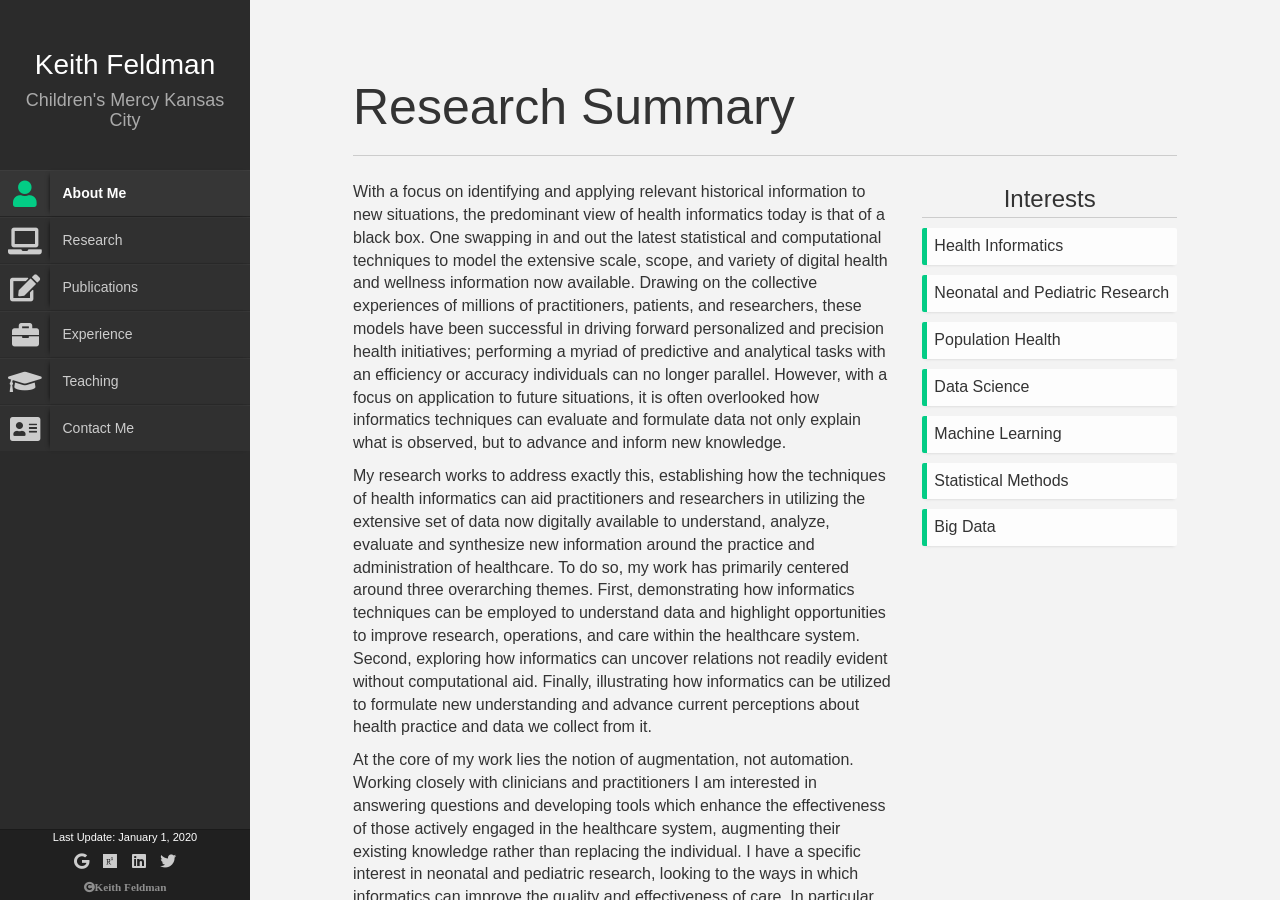
<file: research.html>
<!DOCTYPE html>
<html lang="en">
    <head>


<!-- Global site tag (gtag.js) - Google Analytics -->
<script async src="https://www.googletagmanager.com/gtag/js?id=UA-67998223-4"></script>
<script>
  window.dataLayer = window.dataLayer || [];
  function gtag(){dataLayer.push(arguments);}
  gtag('js', new Date());

  gtag('config', 'UA-67998223-4');
</script>

        <title>Keith Feldman</title>
        <meta http-equiv="Content-Type" content="text/html; charset=UTF-8">
        <meta name="author" content="owwwlab.com">
        <meta name="viewport" content="width=device-width, initial-scale=1, maximum-scale=1">
        <meta name="description" content="Keith Feldman Personal Webpage" />
        <meta name="keywords" content="profile, Keith Feldman" />

        <link rel="shortcut icon" href="favicon.ico">

        <!--CSS styles-->
        <link rel="stylesheet" href="css/bootstrap.css">
        <link rel="stylesheet" href="css/font-awesome.min.css">  
        <link rel="stylesheet" href="css/perfect-scrollbar-0.4.5.min.css">
        <link rel="stylesheet" href="css/magnific-popup.css">
        <link rel="stylesheet" href="css/style.css">
        <link id="theme-style" rel="stylesheet" href="css/styles/default.css">

        <!--/CSS styles-->
        <!--Javascript files-->
        <script type="text/javascript" src="js/jquery-1.11.3.min.js"></script>
        <script type="text/javascript" src="js/TweenMax.min.js"></script>
        <script type="text/javascript" src="js/jquery.touchSwipe.min.js"></script>
        <script type="text/javascript" src="js/jquery.carouFredSel-6.2.1-packed.js"></script>
        <script type="text/javascript" src="js/modernizr.custom.63321.js"></script>
        <script type="text/javascript" src="js/jquery.dropdownit.js"></script>
        <script type="text/javascript" src="js/ScrollToPlugin.min.js"></script>
        <script type="text/javascript" src="js/bootstrap.min.js"></script>
        <script type="text/javascript" src="js/jquery.mixitup.min.js"></script>
        <script type="text/javascript" src="js/masonry.min.js"></script>
        <script type="text/javascript" src="js/perfect-scrollbar-0.4.5.with-mousewheel.min.js"></script>
        <script type="text/javascript" src="js/jquery.nicescroll.min.js"></script>
        <script type="text/javascript" src="js/magnific-popup.js"></script>
        <script type="text/javascript" src="js/custom.js"></script>
        <!--/Javascript files-->

    </head>
    <body>
        <div id="wrapper">
            <a href="#sidebar" class="mobilemenu"><i class="fa fa-bars"></i></a>
            <div id="sidebar">
                <div id="sidebar-wrapper">
                    <div id="sidebar-inner">
                        <!-- Profile/logo section-->
                        <div id="profile" class="clearfix">
                            <div class="title">
                                <a href="index.html"><h2>Keith Feldman</h2></a>
                                <h3>Children's Mercy Kansas City</h3>
                            </div>   
                        </div>
                        <!-- /Profile/logo section-->

                        <!-- Main navigation-->
                        <div id="main-nav">
                            <ul id="navigation">
                                <li class="currentmenu">
                                  <a href="index.html">
                                    <i class="fa fa-user"></i>
                                    <div class="text">About Me</div>
                                  </a>
                                </li>  
                                
                                <li>
                                  <a href="research.html">
                                    <i class="fa fa-laptop"></i>
                                    <div class="text">Research</div>
                                  </a>
                                </li> 
                                
                                <li>
                                  <a href="publication.html">
                                    <i class="fa fa-edit"></i>
                                    <div class="text">Publications</div>
                                  </a>
                                </li> 

                                <li>
                                  <a href="experience.html">
                                    <i class="fa fa-briefcase"></i>
                                    <div class="text">Experience</div>
                                  </a>
                                </li>

                                <li>
                                  <a href="teaching.html">
                                      <i class="fa fa-graduation-cap"></i>
                                      <div class="text">Teaching</div>
                                  </a>
                                </li>

                                <li>
                                  <a href="contact.html">
                                      <i class="fa fa-address-card"></i>
                                      <div class="text">Contact Me</div>
                                  </a>
                                </li>

                            </ul>
                        </div>
                        <!-- /Main navigation-->
                        <!-- Sidebar footer -->
                        <div id="sidebar-footer">
                            <div class="lastupdate">Last Update: January 1, 2020</div>
                            <div class="social-icons">
                                <ul>
                                    <li><a href="https://scholar.google.com/citations?user=5M6lokQAAAAJ&hl=en&oi=ao" target="_blank"><i class="fab fa-google"></i></a></li>
				    <li><a href="https://www.researchgate.net/profile/Keith_Feldman" target="_blank"><i class="fab fa-researchgate"></i></a></li>
                                    <li><a href="https://www.linkedin.com/in/keith-feldman-a48454a9" target="_blank"><i class="fab fa-linkedin"></i></a></li>
                                    <li><a href="https://twitter.com/keithfeldman3" target="_blank"><i class="fab fa-twitter"></i></a></li>
                                </ul>
                            </div>
                            <div id="copyright">
                                <i class="fa fa-copyright">Keith Feldman</i>
                            </div>
                    
                        </div>
                        <!-- /Sidebar footer -->
                    </div>

                </div>
            </div>

            <div id="main">
            
                <div id="research" class="page">
                    <div class="pageheader">

                        <div class="headercontent">

                            <div class="section-container">
                                <h2 class="title">Research Summary</h2>
                            
                                <div class="row">
                                    <div class="col-md-8">
                                        <p>
											With a focus on identifying and applying relevant historical information to new situations, the predominant view of health informatics today is that of a black box. One swapping in and out the latest statistical and computational techniques to model the extensive scale, scope, and variety of digital health and wellness information now available. Drawing on the collective experiences of millions of practitioners, patients, and researchers, these models have been successful in driving forward personalized and precision health initiatives; performing a myriad of predictive and analytical tasks with an efficiency or accuracy individuals can no longer parallel. However, with a focus on application to future situations, it is often overlooked how informatics techniques can evaluate and formulate data not only explain what is observed, but to advance and inform new knowledge. 
										</p>
										<p>
											My research works to address exactly this, establishing how the techniques of health informatics can aid practitioners and researchers in utilizing the extensive set of data now digitally available to understand, analyze, evaluate and synthesize new information around the practice and administration of healthcare. To do so, my work has primarily centered around three overarching themes. First, demonstrating how informatics techniques can be employed to understand data and highlight opportunities to improve research, operations, and care within the healthcare system. Second, exploring how informatics can uncover relations not readily evident without computational aid. Finally, illustrating how informatics can be utilized to formulate new understanding and advance current perceptions about health practice and data we collect from it. 
										</p>
										<p>
											At the core of my work lies the notion of augmentation, not automation. Working closely with clinicians and practitioners I am interested in answering questions and developing tools which enhance the effectiveness of those actively engaged in the healthcare system, augmenting their existing knowledge rather than replacing the individual. I have a specific interest in neonatal and pediatric research, looking to the ways in which informatics can improve the quality and effectiveness of care. In particular, within intensive care settings, where despite extensive monitoring and documentation a significant portion of the recorded information remains underutilized. 
										</p>
                                    </div>
                                    <div class="col-md-4">
                                        <div class="subtitle text-center">
                                            <h3>Interests</h3>
                                        </div>
                                        <ul class="ul-boxed list-unstyled">
                                            <li>Health Informatics</li>
											<li>Neonatal and Pediatric Research</li>
											<li>Population Health</li>
                                            <li>Data Science</li>
                                            <li>Machine Learning</li>
                                            <li>Statistical Methods</li>
                                            <li>Big Data</li>
                                        </ul>
                                    </div>
                                </div>
                            </div>
                        </div>
                    </div>

                    <div class="pagecontents">
                        <div class="section color-1">
                            <div class="section-container">
                                <div class="row">
                                    <div class="col-md-10 col-md-offset-1">
                                        <div class="title text-center">
                                            <h3>Research Projects</h3>
                                        </div>
                                        <ul class="ul-withdetails">
                                        	<li>
                                                <div class="row">
                                                    <div class="col-sm-4 col-md-3">
                                                        <div class="image">
                                                            <img alt="image" src="img/pubs/nicu.png" class="img-responsive">
                                                            <div class="imageoverlay">
                                                                <i class="fa fa-search"></i>
                                                            </div>
                                                        </div>
                                                    </div>
                                                    <div class="col-sm-8 col-md-9">
                                                        <div class="meta">
                                                            <h3>Neonatal Research</h3>
                                                        </div>
                                                    </div>
                                                </div>
                                                <div class="details">
                                                    <p>Providing care for premature, low birth-weight, or otherwise ill newborn infants, the neonatal intensive care unit (NICU) offers treatment for a wide array of conditions and needs. Although, due to the highly volatile state of the infants admitted to the NICU, the care patterns associated with their treatment are often highly complex; as evidence-based medicine becomes an increasingly central aspect of healthcare, the ability to draw insights and highlight best practices from these patterns represents an important step in improving the quality and effectiveness of infant care.  As infants in the NICU are continually monitored throughout their admission, many since the time of their birth, I am deeply interested in the application of informatics techniques to extract such insights from the rich set of heterogeneous clinical and operational neonatal data collected for each patient. 
													</p>
													<p>
													As such, I have focused several works on the analysis of NICU data encompassing common clinical elements such as diagnoses, procedures, and medications, the use of specialized environmental technologies such as isolettes and ultraviolet light, parental interactions, various forms of respiratory support, and the complex network of different clinicians offering such care. Studying a range of topics including how maternal stress is affected by the nursing structure and network providing care to extremely preterm infants, and how care structures of extremely ill infants relate to their neurodevelopmental scores at age two. Most recently establishing associations between congenital heart disease and incidence of parenteral nutrition–associated liver disease.
													</p>
                                                    <p> <strong>Related Publications:</strong> <br>
                                                        <ul>
                                                        	<li>
                                                        		<strong>Feldman, Keith</strong>, Christopher R. Nitkin, Alain Cuna, Alexandra Oschman, William E. Truog, Michael Norberg, Michael Nyp, Jane B. Taylor, and Tamorah Lewis. "Corticosteroid response predicts bronchopulmonary dysplasia status at 36 weeks in preterm infants treated with dexamethasone: A pilot study." Pediatric Pulmonology (2022).
                                                        	</li>

                                                        	<li>
                                                        		Santharam, Yasasvhinie, Christopher R. Nitkin, Ayan Rajgarhia, Alexandra Oschman, Brian Lee, Ryan Fischer, and <strong>Feldman, K.</strong>. Association between congenital heart disease and parenteral nutrition–associated liver disease in neonates: A retrospective cohort study. Journal of Parenteral and Enteral Nutrition (2023).
                                                        	</li>

                                                        	<li>
                                                        		Gonya, Jenn,  <strong>Feldman, Keith</strong>, and Nitesh V. Chawla. “Nursing Networks in the NICU and Their Association with Maternal Stress: A Pilot Study” Journal of Nursing Management (2018).
                                                        	</li>

                                                        	<li>
                                                        		<strong>Feldman, Keith</strong>, and Nitesh V. Chawla. “Admission Duration Model for Infant Treatment (ADMIT),” IEEE International Conference on Bioinformatics and Biomedicine (2014).
                                                        	</li>
                                                        </ul>
                                                    </p>
                                                </div>
                                            </li>    
                                        	<li>
                                                <div class="row">
                                                    <div class="col-sm-4 col-md-3">
                                                        <div class="image">
                                                            <img alt="image" src="img/pubs/understanding.png" class="img-responsive">
                                                            <div class="imageoverlay">
                                                                <i class="fa fa-search"></i>
                                                            </div>
                                                        </div>
                                                    </div>
                                                    <div class="col-sm-8 col-md-9">
                                                        <div class="meta">
                                                            <h3>Leveraging Latent Complexity in Healthcare Data</h3>
                                                        </div>
                                                    </div>
                                                </div>
                                                <div class="details">
                                                    <p> Particularly within the human-centric field of health, the ability to understand the context and characteristics of information remains an integral aspect of the ability to learn about the processes that generate information and the ways in which it can be most effectively used. As such, I am interested in exploring the ability of informatics techniques to uncover latent characteristics of health data and the implications to research and practice that may arise from an awareness of such attributes.  
													</p>
													<p>
														My work in this area has focused on both the manner in which data is created or collected, Highlighting fundamental structural, linguistic, and topical differences among clinical text written by clinicians with varying job roles and more recently, establishing significant differences in variability between vital signs recorded in a patient’s chart and those recorded from bedside monitors, discussing the importance of accurately capturing such variability for a number of clinical applications. It has also demonstrated how computational techniques can be used to uncover and leverage latent characteristics of healthcare data. Examples include developing frameworks to determine survey question subjects best able to measure intervention need, and identifying combinational effects of psychological factors on childhood obesity intervention success.  
													</p>
                                                    <p> <strong>Related Publication:</strong> <br>
                                                        <ul>

                                                        	<li>
                                                        		<strong>Feldman, Keith</strong>, Annie J. Rohan, and Nitesh V. Chawla. "Discrete Heart Rate Values or Continuous Streams? Representation, Variability, and Meaningful Use of Vital Sign Data." CIN: Computers, Informatics, Nursing (2021).
                                                        	</li>

                                                        	<li>
									<strong>Feldman, Keith</strong>, Gisela MB Solymos, Maria Paula de Albuquerque, and Nitesh V. Chawla. "Unraveling complexity about childhood obesity and nutritional interventions: Modeling interactions Among psychological factors." Scientific Reports (2019). 
                                                        	</li>

								<li>
									<strong>Feldman, Keith</strong>, Spyros Kotoulas, and Nitesh V. Chawla. “TIQS: Targeted Iterative Question Selection for Health Interventions.” Journal of Healthcare Informatics Research (2018)
								</li>

                                                        	<li>
                                                        		<strong>Feldman, Keith</strong>, Nicholas Hazekamp, and Nitesh V. Chawla. "Mining the Clinical Narrative: All Text Are Not Equal." IEEE International Conference on Healthcare Informatics (2016).
                                                        	</li>

                                                        </ul>
                                                    </p>
                                                </div>
                                            </li>   
                                        	<li>
                                                <div class="row">
                                                    <div class="col-sm-4 col-md-3">
                                                        <div class="image">
                                                            <img alt="image" src="img/pubs/pop_health.png" class="img-responsive">
                                                            <div class="imageoverlay">
                                                                <i class="fa fa-search"></i>
                                                            </div>
                                                        </div>
                                                    </div>
                                                    <div class="col-sm-8 col-md-9">
                                                        <div class="meta">
                                                            <h3>Population Health</h3>
                                                        </div>
                                                    </div>
                                                </div>
                                                <div class="details">
                                                    <p>
														No longer constrained by the need to physically aggregate information, the ability to collect digital health and wellness data from individuals around the globe has provided researchers an opportunity to study healthcare and its practice across a vast array of clinical profiles, socio-economic conditions, and geographic locations. However, the scale at which this information has become available represents only one aspect of how informatics techniques can facilitate the study of health within a clinical or geographic population.  Today the ability to collect, infer, and analyze information collected from numerous indirect sources has advanced our notion of health by allowing for the study of factors around an individual’s life and work, better known as their socio-ecological model. Ranging from government curated metrics to community-level economic and industrial profiles, I am particularly interested in how we can combine such population level data with individual level clinical factors to improve our understanding of health and healthcare outcomes. 
													</p>
													<p>
														My research in this area has focused on both the scale and diversity of population health data. In doing so my early work introduced a novel network graph-based approach to identify a diagnosis. While more recent works have taken a broader view, aggregating government curated datasets with public information to uncover novel associations between the medical school attended and a physician’s procedure choices and pricing. Later work focused better elucidating clinical factors underlying colloquial phenomena such as “weekend effects”
													</p>
                                                    <p> <strong>Related Publication:</strong> <br>
                                                        <ul>
								<li> Markley, Catherine, <strong>Keith Feldman</strong>, and Nitesh V. Chawla. “Outside the Hospital Walls: Associations of Value Based Care Metrics and Community Health Factors”, IEEE International Conference on Biomedical and Health Informatics (2019).
								</li>
                                                        	<li>
                                                        		<strong>Feldman, Keith</strong>, and Nitesh V. Chawla. "Does Medical School Training Relate to Practice? Evidence from Big Data." Big data (2015).
                                                        	</li>

                                                        	<li>
									Faust, Louis*, <strong>Keith Feldman*</strong>, Nitesh V. Chawla. " Examining the Weekend Effect Across ICU Performance Metrics." BMC Critical Care (2019).
                                                        	</li>


                                                        	<li>
                                                        		<strong>Feldman, Keith</strong>, Gregor Stiglic, Dipanwita Dasgupta, Mark Kricheff, Zoran Obradovic, and Nitesh V. Chawla. "Insights into Population Health Management Through Disease Diagnoses Networks." Scientific Reports 6 (2016).
                                                        	</li>

                                                        </ul>
                                                    </p>
                                                </div>
                                            </li>   
                                        	<li>
                                                <div class="row">
                                                    <div class="col-sm-4 col-md-3">
                                                        <div class="image">
                                                            <img alt="image" src="img/pubs/HDS.png" class="img-responsive">
                                                            <div class="imageoverlay">
                                                                <i class="fa fa-search"></i>
                                                            </div>
                                                        </div>
                                                    </div>
                                                    <div class="col-sm-8 col-md-9">
                                                        <div class="meta">
                                                            <h3>Operational Considerations of Informatics Techniques</h3>
                                                        </div>
                                                    </div>
                                                </div>
                                                <div class="details">
                                                    <p>
														As health and wellness data continues to be generated at unprecedented volume, at high velocity, and from a variety of sources of questionable veracity, it has become clear the ability to simply execute informatics techniques is not yet enough to ensure their effective use. Beyond the ability to perform technically correct operations, the successful utilization of informatics techniques to extract meaningful insights requires a careful consideration of the processes by which the data is obtained, the technical underpinnings of the techniques utilized for analysis, and the manner in which the insights are intended to be utilized. Accordingly, I am interested in research that explores the impact of these factors on the aspects of performance and interpretability that form an integral aspect of the connection between the healthcare system and the statistical methodologies of informatics. 
													</p>
													<p>
														Such work has included a study exploring the impact of healthcare’s heterogeneous, high dimensional, probabilistic, incomplete, uncertain, and noisy data on the ability to preprocess, execute, and interpret informatics’ models. A case study into a disease prediction algorithm, highlighting how both the diseases being predicted and the demographics of those individuals being analyzed can have an impact on the model’s performance, and how awareness of such latent predispositions can be useful to practitioners who will be the primary consumers of such output. Most recently highlighting how the integration of wearable and EMR data can be utilized to accomplish multiple tasks, including identifying who would most benefit from passive AFib monitoring. 
													</p>
                                                    <p> <strong>Related Publication:</strong> <br>
                                                        <ul>

                                                        	<li>
                                                        		<strong>Feldman, Keith</strong>, Ray G. Duncan, An Nguyen, Galen Cook-Wiens, Yaron Elad, Teryl Nuckols, and Joshua M. Pevnick. "Will Apple devices’ passive atrial fibrillation detection prevent strokes? Estimating the proportion of high-risk actionable patients with real-world user data." JAMIA (2022).

                                                        	</li>

                                                        	<li>
                                                        		<strong>Feldman, Keith</strong>, Darcy Davis, and Nitesh V. Chawla. "Scaling and contextualizing personalized healthcare: A case study of disease prediction algorithm integration." Journal of biomedical informatics (2015).
                                                        	</li>
                                                        	<li>
                                                        		<strong>Feldman, Keith</strong>, Louis Faust, Xian Wu, Chao Huang, and Nitesh V. Chawla. “Beyond Volume: The Impact of Complex Healthcare Data on the Machine Learning Pipeline”. Towards Integrative Machine Learning and Knowledge Extraction. LNCS (2017).
                                                        	</li>
								<li>
									<strong>Feldman, Keith</strong>, Reid A. Johnson, and Nitesh V. Chawla. “The State of Data In Healthcare: Path towards standardization.” Journal of Healthcare Informatics Research (2018).
								</li>
                                                        </ul>
                                                    </p>
                                                </div>
                                            </li>   
                                        </ul>
                                    </div>
                                </div>
                            </div>
                        </div>   
                        <div class="section color-2">
                            <div class="section-container">
                                <div class="row">
                                    <div class="col-md-10 col-md-offset-1">
                                        <div class="title text-center">
                                            <h3>Community Pilots</h3>
                                        </div>
                                        <ul class="ul-withdetails">
                                        	<li class="col-md-6">
                                                <div class="row">
													<a href="fitspace.html" target="_blank">
                                                        <div class="image" style="box-shadow: 0 0 0 1px #e1e1e1, 0 0 0 3px #fff, 0 0 0 4px #e1e1e1;">
															<center>
                                                            <img alt="image" src="project/fitspace_logo.png" style="max-width: 25%" class="img-responsive">
                                                            <div class="imageoverlay">
                                                                <i class="fa fa-search"></i>
                                                            </div>
															</center>
                                                        </div>
													</a>
												</div>
                                            </li>
                                        	<li class="col-md-6">
                                                <div class="row">
													<a href="diabetes.html" target="_blank">
                                                        <div class="image" style="box-shadow: 0 0 0 1px #e1e1e1, 0 0 0 3px #fff, 0 0 0 4px #e1e1e1;">
															<center>
                                                            <img alt="image" src="project/diabetes.png" style="max-width: 31.4%" class="img-responsive">
                                                            <div class="imageoverlay">
                                                                <i class="fa fa-search"></i>
                                                            </div>
															</center>
                                                        </div>
													</a>
												</div>
                                            </li>
										</ul>
                                    </div>
                                </div>
                            </div>
                        </div>
                    </div>
                </div>
            </div>
        </div>
    </body>
</html>
</file>
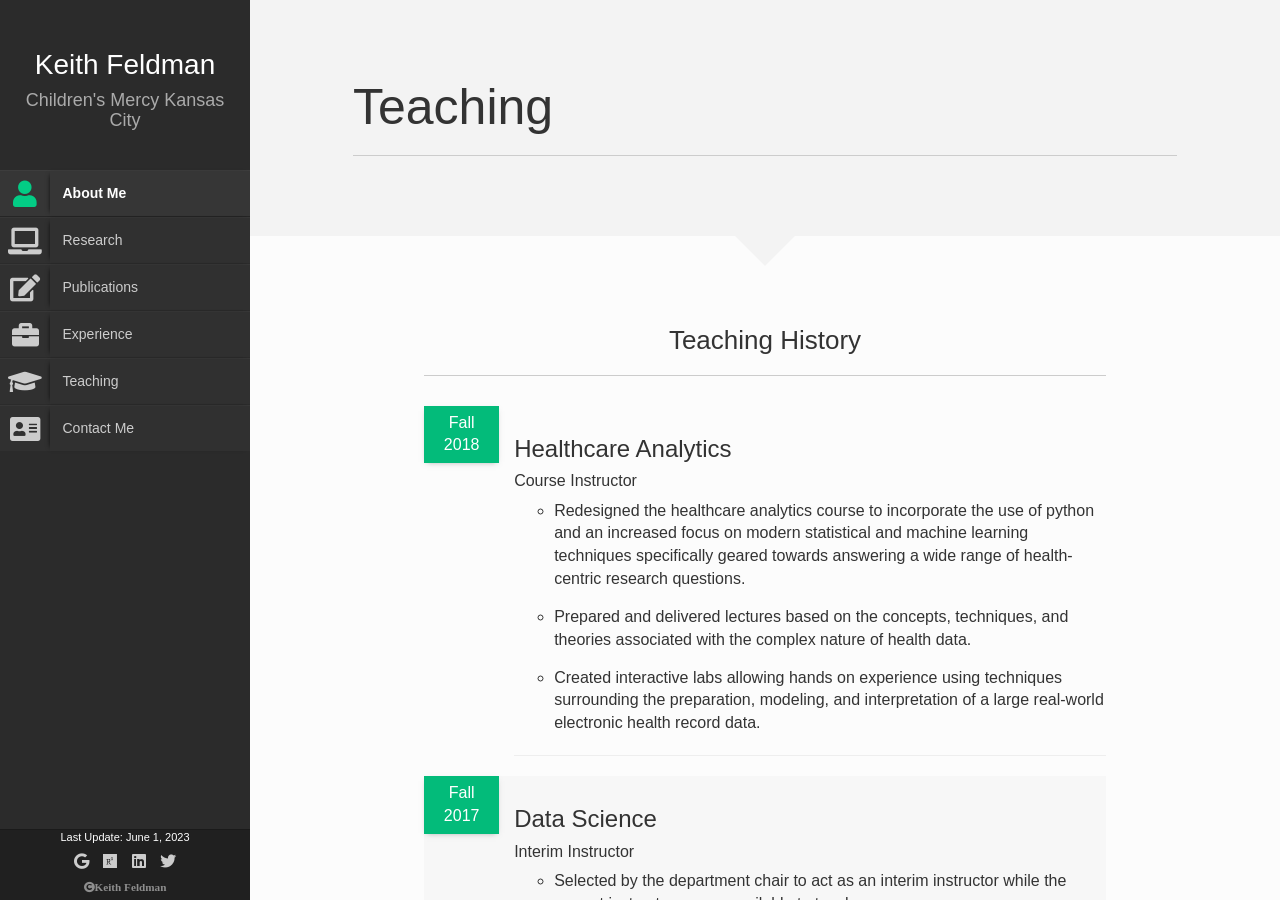
<file: teaching.html>
<!DOCTYPE html>
<html lang="en">
    <head>


<!-- Global site tag (gtag.js) - Google Analytics -->
<script async src="https://www.googletagmanager.com/gtag/js?id=UA-67998223-4"></script>
<script>
  window.dataLayer = window.dataLayer || [];
  function gtag(){dataLayer.push(arguments);}
  gtag('js', new Date());

  gtag('config', 'UA-67998223-4');
</script>

        <title>Keith Feldman</title>
        <meta http-equiv="Content-Type" content="text/html; charset=UTF-8">
        <meta name="author" content="owwwlab.com">
        <meta name="viewport" content="width=device-width, initial-scale=1, maximum-scale=1">
        <meta name="description" content="Keith Feldman Personal Webpage" />
        <meta name="keywords" content="profile, Keith Feldman" />

        <link rel="shortcut icon" href="favicon.ico">

        <!--CSS styles-->
        <link rel="stylesheet" href="css/bootstrap.css">
        <link rel="stylesheet" href="css/font-awesome.min.css">  
        <link rel="stylesheet" href="css/perfect-scrollbar-0.4.5.min.css">
        <link rel="stylesheet" href="css/magnific-popup.css">
        <link rel="stylesheet" href="css/style.css">
        <link id="theme-style" rel="stylesheet" href="css/styles/default.css">

        <!--/CSS styles-->
        <!--Javascript files-->
        <script type="text/javascript" src="js/jquery-1.11.3.min.js"></script>
        <script type="text/javascript" src="js/TweenMax.min.js"></script>
        <script type="text/javascript" src="js/jquery.touchSwipe.min.js"></script>
        <script type="text/javascript" src="js/jquery.carouFredSel-6.2.1-packed.js"></script>
        <script type="text/javascript" src="js/modernizr.custom.63321.js"></script>
        <script type="text/javascript" src="js/jquery.dropdownit.js"></script>
        <script type="text/javascript" src="js/ScrollToPlugin.min.js"></script>
        <script type="text/javascript" src="js/bootstrap.min.js"></script>
        <script type="text/javascript" src="js/jquery.mixitup.min.js"></script>
        <script type="text/javascript" src="js/masonry.min.js"></script>
        <script type="text/javascript" src="js/perfect-scrollbar-0.4.5.with-mousewheel.min.js"></script>
        <script type="text/javascript" src="js/jquery.nicescroll.min.js"></script>
        <script type="text/javascript" src="js/magnific-popup.js"></script>
        <script type="text/javascript" src="js/custom.js"></script>
        <!--/Javascript files-->

    </head>
    <body>
        <div id="wrapper">
            <a href="#sidebar" class="mobilemenu"><i class="fa fa-bars"></i></a>
            <div id="sidebar">
                <div id="sidebar-wrapper">
                    <div id="sidebar-inner">
                        <!-- Profile/logo section-->
                        <div id="profile" class="clearfix">
                            <div class="title">
                                <a href="index.html"><h2>Keith Feldman</h2></a>
                                <h3>Children's Mercy Kansas City</h3>
                            </div>   
                        </div>
                        <!-- /Profile/logo section-->

                        <!-- Main navigation-->
                        <div id="main-nav">
                            <ul id="navigation">
                                <li class="currentmenu">
                                  <a href="index.html">
                                    <i class="fa fa-user"></i>
                                    <div class="text">About Me</div>
                                  </a>
                                </li>  
                                
                                <li>
                                  <a href="research.html">
                                    <i class="fa fa-laptop"></i>
                                    <div class="text">Research</div>
                                  </a>
                                </li> 
                                
                                <li>
                                  <a href="publication.html">
                                    <i class="fa fa-edit"></i>
                                    <div class="text">Publications</div>
                                  </a>
                                </li> 

                                <li>
                                  <a href="experience.html">
                                    <i class="fa fa-briefcase"></i>
                                    <div class="text">Experience</div>
                                  </a>
                                </li>

                                <li>
                                  <a href="teaching.html">
                                      <i class="fa fa-graduation-cap"></i>
                                      <div class="text">Teaching</div>
                                  </a>
                                </li>

                                <li>
                                  <a href="contact.html">
                                      <i class="fa fa-address-card"></i>
                                      <div class="text">Contact Me</div>
                                  </a>
                                </li>

                            </ul>
                        </div>
                        <!-- /Main navigation-->
                        <!-- Sidebar footer -->
                        <div id="sidebar-footer">
                            <div class="lastupdate">Last Update: June 1, 2023</div>
                            <div class="social-icons">
                                <ul>
                                    <li><a href="https://scholar.google.com/citations?user=5M6lokQAAAAJ&hl=en&oi=ao" target="_blank"><i class="fab fa-google"></i></a></li>
				    <li><a href="https://www.researchgate.net/profile/Keith_Feldman" target="_blank"><i class="fab fa-researchgate"></i></a></li>
                                    <li><a href="https://www.linkedin.com/in/keith-feldman-a48454a9" target="_blank"><i class="fab fa-linkedin"></i></a></li>
                                    <li><a href="https://twitter.com/keithfeldman3" target="_blank"><i class="fab fa-twitter"></i></a></li>
                                </ul>
                            </div>
                            <div id="copyright">
                                <i class="fa fa-copyright">Keith Feldman</i>
                            </div>
                    
                        </div>
                        <!-- /Sidebar footer -->
                    </div>

                </div>
            </div>

            <div id="main">
            
                <div id="teaching" class="page">
                    <div class="pageheader">
                        <div class="headercontent">
                            <div class="section-container">
                                
                                <h2 class="title">Teaching</h2>
                                
                                <div class="row">
                                    <div class="col-md-12">
                                        <p></p>                                                   
                                    </div>
                                </div>
                            </div>
                        </div>
                    </div>
                    <div class="pagecontents">
                        <div class="section color-1">
                            <div class="section-container">
                                <div class="row">
                                    <div class="col-md-10 col-md-offset-1">
                                        <div class="title text-center">
                                            <h3>Teaching History</h3>
                                        </div>
                                        <ul class="ul-dates">
                                            <li>
                                                <div class="dates">
                                                    <span>Fall 2018</span>
                                                </div>
                                                <div class="content">
                                                    <h3>Healthcare Analytics</h3>
													<h4>Course Instructor</h4>
													<p>
														<ul>
															<li style="padding: 0 0 0 0">Redesigned the healthcare analytics course to incorporate the use of python and an increased focus on modern statistical and machine learning techniques specifically geared towards answering a wide range of health-centric research questions.</li>
															<li style="padding: 0 0 0 0">Prepared and delivered lectures based on the concepts, techniques, and theories associated with the complex nature of health data.</li>
															<li style="padding: 0 0 0 0">Created interactive labs allowing hands on experience using techniques surrounding the preparation, modeling, and interpretation of a large real-world electronic health record data.</li>
														</ul>
													</p>
												<hr>
                                                </div>
                                            </li>
                                            <li style="background-color: #f7f7f7">
                                                <div class="dates" >
                                                    <span>Fall 2017</span>
                                                </div>
                                                <div class="content">
                                                    <h3>Data Science</h3>
													<h4>Interim Instructor</h4>
													<p>
														<ul>
															<li style="padding: 0 0 0 0">Selected by the department chair to act as an interim instructor while the current instructor was unavailable to teach.</li>

															<li style="padding: 0 0 0 0">Created and delivered course material covering data exploration, preprocessing, cleaning, and introducing rule-learners over the first six sessions of the semester.</li>
														</ul>
													</p>
													<hr>
                                                </div>
                                            </li>
                                            <li>
                                                <div class="dates">
                                                    <span>Summer 2014</span>
                                                </div>
                                                <div class="content">
                                                    <h3>Introduction to Programming</h3>
													<h4>Camp Instructor</h4>
													<p>
														<ul>
															<li style="padding: 0 0 0 0">Created and instructed a weeklong course introducing students to basic programming concepts.</li>

															<li style="padding: 0 0 0 0">Worked 1-1 and in groups with students ranging from 6th to 8th grade.
															</li>
														</ul>
													</p>
													<hr>
                                                </div>
                                            </li>
                                            <li style="background-color: #f7f7f7">
                                                <div class="dates">
                                                    <span>Fall 2013</span>
                                                </div>
                                                <div class="content">
                                                    <h3>Healthcare Analytics</h3>
													<h4>Teaching Assistant</h4>
													<p>
														<ul>
															<li style="padding: 0 0 0 0">Responible for grading and providing feedback on quizzes, assignments and project milestones.
															</li>
															<li style="padding: 0 0 0 0">Devised assignments, and managed class materials.</li>
															<li style="padding: 0 0 0 0">Provided lectures in professors absence.</li>
														</ul>
													</p>
													<hr>
                                                </div>
                                            </li>
                                        </ul>
                                    </div>
                                </div>
                            </div>
                        </div>
                    </div>
                </div>  
            </div>
        </div>
    </body>
</html>
</file>
<file: css/style.css>
/* General styles
 **************************************************/
@font-face {
	font-family: 'Lato';
	font-style: normal;
	font-weight: 300;
	src: local('Lato Light'), local('Lato-Light'), url(https://themes.googleusercontent.com/static/fonts/lato/v6/KT3KS9Aol4WfR6Vas8kNcg.woff) format('woff');
}

@font-face {
	font-family: 'Lato';
	font-style: normal;
	font-weight: 400;
	src: local('Lato Regular'), local('Lato-Regular'), url(https://themes.googleusercontent.com/static/fonts/lato/v6/9k-RPmcnxYEPm8CNFsH2gg.woff) format('woff');
}

@font-face {
	font-family: 'Lato';
	font-style: normal;
	font-weight: 900;
	src: local('Lato Black'), local('Lato-Black'), url(https://themes.googleusercontent.com/static/fonts/lato/v6/BVtM30trf7q_jfqYeHfjtA.woff) format('woff');
}

@font-face {
	font-family: 'Lato';
	font-style: italic;
	font-weight: 400;
	src: local('Lato Italic'), local('Lato-Italic'), url(https://themes.googleusercontent.com/static/fonts/lato/v6/oUan5VrEkpzIazlUe5ieaA.woff) format('woff');
}

body {
	font-size: 16px;
	font-family: 'Lato', sans-serif;
	font-weight: 400;
	background: #4D4D4D;
}

a,a:hover,a:focus {
	text-decoration: none;
	outline: 0;
}

h1,h2,h3,h4,h5,h6,.h1,.h2,.h3,.h4,.h5,.h6 {
	font-family: "Lato", Helvetica, Arial, sans-serif;
	font-weight: 300;
}
/* mobile menu
 **************************************************/
.mobilemenu {
	position: fixed;
	top: 5px;
	left: 5px;
	right: 0;
	z-index: 1002;
	font-size: 30px;
	padding: 2px 10px;
	background: #2b2b2b;
	display: block;
	width: 50px;
	height: 50px;
	color: #fff;
	display: none;
	text-align: center;
}

.mobilemenu:hover,.mobilemenu:focus {
	color: #fff;
}


/* layout
 **************************************************/
#sidebar{
	position: fixed;
	width:250px;
	background: #2b2b2b;
	top: 0;
	left: 0;
	bottom: 0;
}

#sidebar-wrapper{
	position: relative;
	height: 100%;
	width: 100%;
	overflow-y: auto;
	-webkit-overflow-scrolling: touch;
}

#sidebar-inner{
  position: relative;
  min-height: 100%;
}

#main-nav {
	position: relative;
	text-align: left;
	width: 100%;
	padding-bottom: 0;

}

#main {
	position: absolute;
	left: 250px;
	right: 0;
	top: 0;
	bottom: 0;
	background: #fefefe;
	overflow: hidden;
	-webkit-overflow-scrolling: touch;
}

.page {
	overflow: auto;
	position: absolute;
	top: 0;
	left: 0px;
	bottom: 0;
	width: 100%;
	background-color: #f7f7f7;
	-webkit-overflow-scrolling: touch;
}

.home {
	left: 0px;
	z-index: 0;
	width: 100%;
}

#overlay {
	position: absolute;
	top: 0;
	left: 0px;
	bottom: 0;
	right: 0px;
	background-color: #000;
	-ms-filter: "progid:DXImageTransform.Microsoft.Alpha(Opacity=25)";
	filter: alpha(opacity=25);
	opacity: 0.25;
	display: none;
	z-index: 300;
	cursor: crosshair;
	cursor: url(../img/pointer.png), auto;
}

#runner {
	position: absolute;
	width: 30px;
	height: 20px;
	color: #fff;
	font-size: 20px;
	z-index: 2000;
}

.currentpage {
	-webkit-box-shadow: -2px 0 4px -2px rgba(0,0,0,.25);
	box-shadow: -2px 0 4px -2px rgba(0,0,0,.25);
}


/* sidebar
 **************************************************/
#nav-container {
	position: relative;
	padding-bottom: 75px;
	bottom: 0;
	height: 100%;
}

#profile {
	text-align: center;
	padding: 30px 10px;
	position: relative;
}

#profile .portrate {
	background-image: url("../img/personal/personal-image.jpg");
	width: 125px;
	margin: 0 auto;
	height: 125px;
	border-radius: 50%;

	-webkit-background-size: cover;
	-moz-background-size: cover;
	background-size: cover;
}

#profile .title h2 {
	font-size: 28px;
	font-weight: 300;
	color: #fff;
	margin: 20px 0 10px 0;
}

#profile .title h3 {
	font-size: 18px;
	font-weight: 300;
	color: #aaa;
	margin: 0px 0 10px 0;
}

ul#navigation {
	padding: 0;
	margin: 0;
}

ul#navigation > li {
	display: block;
	float: none;
	clear: both;
	background: #303030;
	border-top: 1px solid #373737;
	border-bottom: 1px solid #2B2B2B;
	cursor: pointer;
	-webkit-transition: background 0.5s;
	-moz-transition: background 0.5s;
	-o-transition: background 0.5s;
	-ms-transition: background 0.5s;
	transition: background 0.5s;
}

ul#navigation > li > a {
	color: #ccc;
	font-size: 14px;
}

ul#navigation li:hover,ul#navigation li:focus {
	background: #363636;
}

ul#navigation li:hover a,ul#navigation li:focus a {
	color: #f7f7f7;
}

ul#navigation .currentmenu {
	font-weight: bold;
}

ul#navigation li.currentmenu a {
	color: #fff;
}

/*ul#navigation li.external:hover .fa, ul#navigation li.currentmenu .fa{
	color: #03cc85;
}*/

ul#navigation li.currentmenu {
	background: #363636;
	border-top: 1px solid #3d3d3d;
	border-bottom: 1px solid #252525;
}


ul#navigation li .text {
	padding-left: 5%;
	margin-left: 50px;
	line-height: 45px;

	-webkit-box-shadow: -3px 0 5px -4px #000;
	box-shadow: -3px 0 5px -4px #000;
}

ul#navigation li .fa {
	float: left;
	line-height: 45px;
	width: 50px;
	text-align: center;
	font-size: 27px;
}

#sidebar-footer{
	position: absolute;
	bottom: 0;
	left: 0;
	width: 100%;
	background: #202020;
	border-top: 1px solid #1A1A1A;
	text-align: center;
  	overflow: hidden;
}

.social-icons ul {
	padding: 0 20px;
	margin: 0;
	list-style: none;
	text-align: center;
}

.social-icons li {
	/* float: left; */
	/* width: 33%; */
	padding: 5px;
	text-align: center;
	display: inline-block;
}

.social-icons a {
	color: #ccc;
}

.social-icons a:hover,.social-icons a:focus {
	color: #fff;
}

.social-icons i {
	font-size: 16px;
}

.lastupdate{
	text-align: center;
	color: #fff;
	font-size: 11px;
}

#copyright{
	text-align:center;
	font-size:0.7em;
	color: #8E8E8E;
	margin-bottom: 5px;
}
/* page specifics
 **************************************************/
.page-container {
	position: relative;
}

.pageheader {
	background: #f3f3f3;
	position: relative;
	padding: 60px 0 45px 0;
}

.pageheader:after {
	top: 100%;
	border: solid transparent;
	content: " ";
	height: 0;
	width: 0;
	position: absolute;
	pointer-events: none;
	border-color: rgba(8, 4, 13, 0);
	border-top-color: #f3f3f3;
	border-width: 30px;
	left: 50%;
	margin-left: -30px;
	z-index: 1;
}

.headercontent .title {
	font-size: 50px;
	margin-bottom: 25px;
	border-bottom: 1px solid #ccc;
	padding: 0 0 20px 0;
}
.headercontent .title.noborder{
	border:none;
}
.headercontent .subtitle {
	border-bottom: 1px solid #ccc;
	margin: 0 0 10px 0;
	padding: 5px 0;
}

.headercontent .subtitle h3 {
	margin: 0;
	padding: 0;
}

.page .section{
	padding: 70px 0;
	position: relative;
}

.section-container {
	padding: 0 10%;
}

.color-1 {
	background: #fcfcfc;
}

.color-2 {
	background: #f7f7f7;
}

.color-3 {
	background: #2c2c2d;
	color: #fff;
}

.color-4 {
	background: #000;
}

.section .title {
	border-bottom: 1px solid #ccc;
	margin: 0 0 30px 0;
	padding: 20px 0;
}

.section .title h3 {
	padding: 0;
	margin: 0;
	font-size: 26px;
}


.biothumb{position: relative;}
.biothumb .overlay{
	position: absolute;
	width: 75%;
	color:#fff;
	bottom: 0;
	background-color: black;
	background-color: rgba(0,0,0,0.5);
	padding:25px;
}
.biothumb .overlay h1{
	font-size: 45px;
}

.fixedbg{
	padding: 70px 0;
    position: relative;
    margin: 0;
	background-position: center;
    background-repeat: no-repeat;
    background-size: cover !important;
}

.fixedbg.parallax{
    background-attachment: fixed !important;
}

.fixedbg .heading{
	font-size: 28px;
    color: #ffffff;
    line-height: 1.2;
    text-align: center;
    font-weight: 700;
    font-style: normal;
}

/*************************************************
 *  uls
 **************************************************/
.ul-bolded li {
	font-weight: bold;
}

.ul-boxed li {
	padding: 7px;
	background-color: #FdFdFd;
	margin-bottom: 10px;
	-webkit-box-shadow: 0px 3px 3px -3px #ccc;
	box-shadow: 0px 3px 3px -3px #ccc;
	border-radius: 2px;
	border-left: 5px solid;
}

/* ul-card
 **************************************************/
ul.ul-card {
	padding: 0;
	margin: 0;
	list-style: none;
}

ul.ul-card li {
	position: relative;
	padding: 50px 15px 20px 15px;
	background-color: #fff;
	margin-bottom: 15px;
	-webkit-box-shadow: 0px 3px 3px -3px #ccc;
	box-shadow: 0px 3px 3px -3px #ccc;
	border-radius: 3px;
	margin-left: 10px;
	color: #333;
}

ul.ul-card li .dy {
	position: absolute;
	top: 10px;
	left: -10px;
	border-radius: 0px;
	padding: 0;
	color: white;
}

ul.ul-card li .dy span {
	padding: 7px 10px;
	line-height: 30px;
	margin: 0;
}

/*ul.ul-card li .dy .degree {
	background-color: #03bb7a;
}*/

ul.ul-card li .dy .year {
	/*background-color: #03cc85;*/
	-webkit-box-shadow: -3px 0px 7px -3px rgba(68, 68, 68, 0.5);
	box-shadow: -3px 0px 7px -3px rgba(68, 68, 68, 0.5);
	margin-left: -3px !important;
}

ul.ul-card li .description p {
	font-size: 16px;
	margin: 0;
}

ul.ul-card li .description p.where {
	font-weight: 300;
	font-size: 14px;
}

/* ul-exp
 **************************************************/
ul.ul-exp {
	padding: 0;
	margin: 0;
	list-style: none;
}

ul.ul-exp li {
	position: relative;
	padding: 50px 15px 20px 15px;
	background-color: #fff;
	margin-bottom: 15px;
	-webkit-box-shadow: 0px 3px 3px -3px #ccc;
	box-shadow: 0px 3px 3px -3px #ccc;
	border-radius: 3px;
	margin-left: 10px;
	color: #333;
}

ul.ul-exp li .dy-exp {
	position: absolute;
	top: 10px;
	right: +20px;
	border-radius: 0px;
	padding: 0;
	color: white;
}

ul.ul-exp li .dy-exp span {
	padding: 7px 10px;
	line-height: 30px;
	margin: 0;
}

/*ul.ul-card li .dy .degree {
	background-color: #03bb7a;
}*/

ul.ul-exp li .dy-exp .year-exp {
	/*background-color: #03cc85;*/
	-webkit-box-shadow: -3px 0px 7px -3px rgba(68, 68, 68, 0.5);
	box-shadow: -3px 0px 7px -3px rgba(68, 68, 68, 0.5);
	margin-right: -3px !important;
}

ul.ul-exp li .description-exp p {
	font-size: 16px;
	margin: 0;
}

ul.ul-exp li .description-exp p.where-exp {
	font-weight: 300;
	font-size: 14px;
}

/* ul-dates
 **************************************************/
ul.ul-dates,ul.ul-dates-gray {
	margin: 0;
	padding: 0;
	list-style: none;
}

ul.ul-dates li,ul.ul-dates-gray li {
	margin-bottom: 15px; /*margin-left:  20px;
	*/
}

ul.ul-dates div.dates,ul.ul-dates-gray div.dates {
	float: left;
	width: 75px;
}

ul.ul-dates div.dates span,ul.ul-dates-gray div.dates span {
	/*background-color: #03cc85;*/
	padding: 6px;
	display: block;
	text-align: center;
	color: #fff;
	position: relative;
}

ul.ul-dates-gray div.dates span {
	background-color: #BBBBBB !important;
}

/*ul.ul-dates div.dates span:last-child {
	background-color: #03bb7a;
}*/

ul.ul-dates-gray div.dates span:last-child {
	background-color: #979797 !important;
}

ul.ul-dates-gray div.dates span:first-child,
ul.ul-dates div.dates span:first-child {
	-webkit-box-shadow: 0px 2px 6px -3px rgba(68, 68, 68, 0.5);
	box-shadow: 0px 2px 6px -3px rgba(68, 68, 68, 0.5);
	z-index: 3;
	position: relative;
}

ul.ul-dates div.content,ul.ul-dates-gray div.content {
	margin-left: 90px;
	min-height: 70px;
	padding-top: 10px;
}

ul.ul-dates div.content h4,ul.ul-dates-gray div.content h4 {
	font-weight: 400;
	font-size: 16px;
	margin-top: 0;
}

ul.ul-dates div.content p,ul.ul-dates-gray div.content p {
	font-size: 13px;
}



/* ul-timeline
 **************************************************/
ul.timeline {
	border-left: 8px solid #FFF;
	list-style: none;
	padding: 1px 0;
	margin-left: 100px;
}

ul.timeline li .date {
	float: left;
	padding: 10px 15px 10px 10px;
	margin-top: 10px;
	margin-left: -115px;
	font-size: 15px;
	width: 110px;
	text-align: center;
	/*background: #03cc85;*/
	color: #fff;
}

/*ul.timeline li.open .data {
	background: #03bb7a;
}*/

ul.timeline li .circle {
	float: left;
	margin: 20px 0;
	margin-left: -14px;
	width: 20px;
	height: 20px;
	border: 4px solid #FFFFFF;
	border-radius: 10px;
	background-color: #d5d5d5;
}

ul.timeline li.open .circle {
	/*background-color: #03bb7a;*/
	-webkit-box-shadow: 0px 2px 6px -3px rgba(68, 68, 68, 0.5);
	box-shadow: 0px 2px 6px -3px rgba(68, 68, 68, 0.5);
}

ul.timeline li .data {
	background: #fdfdfd;
	margin: 10px 0px 10px 20px;
	border-left: 10px solid;
	padding: 18px 20px;
	font-size: 16px;

	-webkit-box-shadow: 0px 3px 3px -3px #ccc;
	box-shadow: 0px 3px 3px -3px #ccc;
	border-radius: 3px;
}

ul.timeline li.open .data {
	/*border-color: #03bb7a;*/
	background: #fff;
}

ul.timeline li .data .subject {
	cursor: pointer;
	color: #777;
	font-size: 18px;
}

ul.timeline li .data .text {
	display: none;
	margin-top: 15px;
	font-size: 14px;
}

/* ul-withdetails
 **************************************************/
.ul-withdetails {
	list-style: none;
	padding: 0;
}

.ul-withdetails li {
	background-color: #FdFdFd;
	margin-bottom: 15px;

	-webkit-box-shadow: 0px 3px 3px -3px #ccc;
	box-shadow: 0px 3px 3px -3px #ccc;
	border-radius: 3px;
}

.ul-withdetails li .image {
	position: relative;
	overflow: hidden;
}

.ul-withdetails li .imageoverlay {
	position: absolute;
	top: 0;
	left: -100%;
	width: 100%;
	height: 100%;
	/*background: #03cc85;*/
	cursor: pointer;
	-ms-filter: "progid:DXImageTransform.Microsoft.Alpha(Opacity=70)";
	filter: alpha(opacity=70);
	opacity: 0.7;

	-webkit-transition: all 0.3s ease-out;
	   -moz-transition: all 0.3s ease-out;
	    -ms-transition: all 0.3s ease-out;
	     -o-transition: all 0.3s ease-out;
	        transition: all 0.3s ease-out;
}

.ul-withdetails li .imageoverlay i {
	color: #fff;
	position: absolute;
	top: 40%;
	left: 45%;
	font-size: 30px;
}

.ul-withdetails li .meta {
	overflow: hidden;
	padding:  10px;
	cursor: pointer;
}

.ul-withdetails li .details {
	display: none;
	padding: 20px;
	background: #fff;

	-webkit-box-shadow: inset 0px 3px 5px -3px #ccc;
	box-shadow: inset 0px 3px 5px -3px #ccc;
}

/*************************************************
 * lab partnerts
 **************************************************/
#labp-heads-wrap {
	/*background-color: #03bb7a;*/
	position: relative;
	height: 180px; 
}

#labp-heads-wrap:after {
	top: 100%;
	border: solid transparent;
	content: " ";
	height: 0;
	width: 0;
	position: absolute;
	pointer-events: none;
	border-color: rgba(247, 103, 103, 0);
	/*border-top-color: #03bb7a;*/
	border-width: 15px;
	left: 50%;
	margin-left: -15px;
}

#lab-carousel {
	width: 100%;
	height: 200px;
	position: absolute;
	top: 0;
	left: 0;
}

#lab-carousel div {
	float: left;
	width: 100px;
	height: 100px;
}

#lab-carousel img {
	border: none;
	position: relative;

	-webkit-box-shadow: 0 0 10px #000;
	box-shadow: 0 0 10px #000;
}

.caroufredsel_wrapper {
	margin-top: -10px !important;
	padding-top: 20px !important;
	padding-bottom: 20px !important;
}

#labp-heads-wrap #next,#labp-heads-wrap #prev {
	position: absolute;
	top: 0;
	height: 100%;
	line-height: 180px;
	padding: 0 10px;
	color: #f7f7f7;
	font-size: 30px;
	z-index: 4;
}

#labp-heads-wrap #next {
	right: 0;
}

#labp-heads-wrap #prev {
	left: 0;
}

#labp-heads-wrap #prev.disabled,#labp-heads-wrap #next.disabled {
	color: #ccc;
	cursor: default;
}

#lab-details {
	background-color: #fff;
	padding: 20px;
	padding-top: 40px;
	text-align: center;
	min-height: 150px;

	-webkit-box-shadow: 0px 3px 3px -3px #ccc;
	box-shadow: 0px 3px 3px -3px #ccc;
	border-radius: 2px;
}

#lab-details div {
	display: none;
}

#lab-details h3 {
	margin-top: 0;
}

/* filter dropdowns
 **************************************************/
#filters,.filters,#pub-grid {
	padding: 20px 0 30px 0 !important;
}

#filters h3,.filters h3,div#sort {
	margin-top: 30px;
}

#sort span {
	line-height: 30px;
}

.stuck {
	position: fixed !important;
	z-index: 1001;
	top: 0;
	right: 0;

	-webkit-box-shadow: 0px 2px 4px 0px #cecece;
	box-shadow: 0px 2px 4px 0px #cecece;
}

.cd-dropdown,.cd-select {
	position: relative;
	margin: 20px auto;
	display: block;
}

.cd-dropdown > span {
	width: 100%;
	height: 40px;
	line-height: 40px;
	color: #999;
	font-weight: 700;
	font-size: 16px;
	background: #fff;
	display: block;
	padding: 0 10px 0 30px;
	position: relative;
	cursor: pointer;
}

.cd-dropdown > span:after {
	content: '';
	position: absolute;
	right: 0px;
	top: 0px;
	width: 50px;
	text-align: center;
	font-size: 12px;
	padding: 8px;
	height: 70%;
	line-height: 24px;
}

.cd-dropdown.cd-active > span:after {
	content: '';
}

.cd-dropdown ul {
	list-style-type: none;
	margin: 0;
	padding: 0;
	display: block;
	position: relative;
}

.cd-dropdown > span,.cd-dropdown ul li:nth-last-child(-n+3) span {
	-webkit-box-shadow: 0 1px 1px rgba(0,0,0,0.1);
	box-shadow: 0 1px 1px rgba(0,0,0,0.1);
}

.cd-dropdown ul {
	position: absolute;
	top: 0px;
	width: 100%;
}

.cd-dropdown ul li {
	position: absolute;
	width: 100%;
}

/*.cd-active.cd-dropdown > span {
	color: #03cc85;
}*/

.cd-active.cd-dropdown > span,.cd-active.cd-dropdown ul li span {
	-webkit-box-shadow: 0 1px 1px rgba(0,0,0,0.1);
	box-shadow: 0 1px 1px rgba(0,0,0,0.1);
}

.cd-active.cd-dropdown ul li span {
	-webkit-transition: all 0.2s linear 0s;
	-moz-transition: all 0.2s linear 0s;
	-o-transition: all 0.2s linear 0s;
	-ms-transition: all 0.2s linear 0s;
	transition: all 0.2s linear 0s;
}

.cd-active.cd-dropdown ul li span:hover {
	/*background: #03cc85;*/
	color: #fff;
}

.cd-dropdown ul li span {
	width: 100%;
	background: #fafafa;
	line-height: 40px;
	padding: 0 10px 0 30px;
	display: block;
	color: #bcbcbc;
	cursor: pointer;
	font-weight: 700;
}

/* publications
 **************************************************/
#pub-grid .mix {
	-ms-filter: "progid:DXImageTransform.Microsoft.Alpha(Opacity=0)";
	filter: alpha(opacity=0);
	opacity: 0;
	display: none;
}

.pitems .item {
	margin-bottom: 20px;
	width: 100%;
}

.pitems .pubmain {
	background: #fefefe;
	padding: 25px 25px 35px 25px;
	min-height: 130px;
	position: relative;

	-webkit-box-shadow: 0px 3px 3px -3px #ccc;
	box-shadow: 0px 3px 3px -3px #ccc;
	cursor: pointer;
}

.pitems .pubtitle {
	margin: 0;
	padding: 0 0 15px 0;
	font-size: 20px;
	font-weight: 300;
}

.pitems .pubmain div {
	font-size: small;
}

.pitems .pubmain .label {
	margin-right: 10px;
}

.pitems .pubmain .pubassets {
	position: absolute;
	bottom: 0;
	right: 0;
	background: #fafafa;
	text-align: center;
	border-top: 2px solid;
}

.pitems .pubmain .pubassets a {
	color: #9b9b9b;
	padding: 5px 15px;
	float: right;
	font-size: 18px;
}

.pitems .pubmain .pubassets a:hover,.pitems .pubmain .pubassets a:focus,.pitems .pubmain .pubassets a.pubcollapse {
	/*background: #03cc85;*/
	color: #fff;
}

.pitems .pubdetails {
	background: #fff;
	padding: 25px;
	display: none;
}
/* Gallery
 **************************************************/
#gallery-header {
	_color: #f7f7f7;
}

#gallery-header h2 {
	font-size: 50px;
	text-align: center;
}

#gallery-large {
	_background: #303030;
	padding-top: 20px;
}

ul.grid {
	max-width: 69em;
	list-style: none;
	margin: 30px auto;
	padding: 0;
}

ul.grid li {
	display: block;
	float: left;
	padding: 15px;
	width: 33%;
}

@media screen and (max-width: 900px) {
	ul.grid li {
		width: 50%;
	}

}

@media screen and (max-width: 400px) {
	ul.grid li {
		width: 100%;
	}

}

ul.grid li >div {
	-webkit-box-shadow: 0 0 8px -1px #000;
	box-shadow: 0 0 8px -1px #000;
	overflow: hidden;
	position: relative;
}

ul.grid li .over {
	position: absolute;
	bottom: -100%;
	width: 102%;
	right: -1%;
	left: -1%;
	color: #fff;
}

ul.grid li .comein {
	position: relative;
	z-index: 1;
	padding: 15px;
	height: 100%;
}

ul.grid li .comein i {
	display: block;
	width: 60px;
	height: 60px;
	position: absolute;
	top: 50%;
	margin-top: -30px;
	left: 50%;
	margin-left: -30px;
	font-size: 22px;
	color: #FFF;

	-webkit-box-shadow: 0 0 60px #fff;
	box-shadow: 0 0 60px #fff;
	border: 1px solid #fff;
	text-align: center;
	padding-top: 17px;
	border-radius: 50%;
}

ul.grid li .comein-bg {
	-khtml-opacity: .70;
	-moz-opacity: .70;
	-ms-filter: ”alpha(opacity=70)”;
	filter: progid:DXImageTransform.Microsoft.Alpha(opacity=0.7);
	filter: alpha(opacity=70);
	opacity: .70;
	position: absolute;
	top: 0;
	bottom: 0;
	right: 0;
	left: 0;
	background: #000;
	z-index: -1;
}

ul.grid li a,ul.grid li img {
	outline: none;
	border: none;
	display: block;
	max-width: 100%;
}

/* at start */
.my-mfp-slide-bottom .mfp-content {
	-ms-filter: "progid:DXImageTransform.Microsoft.Alpha(Opacity=0)";
	filter: alpha(opacity=0);
	opacity: 0;

	-webkit-transition: all 0.7s ease-out;
	-moz-transition: all 0.7s ease-out;
	-o-transition: all 0.7s ease-out;
	-ms-transition: all 0.7s ease-out;
	transition: all 0.7s ease-out;

	-webkit-transform: translateY(-20px) perspective( 600px ) rotateX( 10deg );
	-moz-transform: translateY(-20px) perspective( 600px ) rotateX( 10deg );
	-o-transform: translateY(-20px) perspective( 600px ) rotateX( 10deg );
	-ms-transform: translateY(-20px) perspective( 600px ) rotateX( 10deg );
	transform: translateY(-20px) perspective( 600px ) rotateX( 10deg );
}

/* animate in */
.my-mfp-slide-bottom.mfp-ready .mfp-content {
	-ms-filter: "progid:DXImageTransform.Microsoft.Alpha(Opacity=100)";
	filter: alpha(opacity=100);
	opacity: 1;

	-webkit-transform: translateY(0) perspective( 600px ) rotateX( 0 );
	-moz-transform: translateY(0) perspective( 600px ) rotateX( 0 );
	-o-transform: translateY(0) perspective( 600px ) rotateX( 0 );
	-ms-transform: translateY(0) perspective( 600px ) rotateX( 0 );
	transform: translateY(0) perspective( 600px ) rotateX( 0 );
}

/* animate out */
.my-mfp-slide-bottom.mfp-removing .mfp-content {
	-ms-filter: "progid:DXImageTransform.Microsoft.Alpha(Opacity=0)";
	filter: alpha(opacity=0);
	opacity: 0;

	-webkit-transform: translateY(-10px) perspective( 600px ) rotateX( 10deg );
	-moz-transform: translateY(-10px) perspective( 600px ) rotateX( 10deg );
	-o-transform: translateY(-10px) perspective( 600px ) rotateX( 10deg );
	-ms-transform: translateY(-10px) perspective( 600px ) rotateX( 10deg );
	transform: translateY(-10px) perspective( 600px ) rotateX( 10deg );
}

/* Dark overlay, start state */
.my-mfp-slide-bottom.mfp-bg {
	-ms-filter: "progid:DXImageTransform.Microsoft.Alpha(Opacity=0)";
	filter: alpha(opacity=0);
	opacity: 0;

	-webkit-transition: opacity 0.3s ease-out;
	-moz-transition: opacity 0.3s ease-out;
	-o-transition: opacity 0.3s ease-out;
	-ms-transition: opacity 0.3s ease-out;
	transition: opacity 0.3s ease-out;
}

/* animate in */
.my-mfp-slide-bottom.mfp-ready.mfp-bg {
	-ms-filter: "progid:DXImageTransform.Microsoft.Alpha(Opacity=80)";
	filter: alpha(opacity=80);
	opacity: 0.8;
}

/* animate out */
.my-mfp-slide-bottom.mfp-removing.mfp-bg {
	-ms-filter: "progid:DXImageTransform.Microsoft.Alpha(Opacity=0)";
	filter: alpha(opacity=0);
	opacity: 0;
}


/* contanct
 **************************************************/
.contact-office {
	background: #fff url('../img/contact-bg-1.png') no-repeat;
}

.contact-lab {
	background: #fff url('../img/contact-bg-2.png') no-repeat;
	color: #fff;
}

/*.contact-office .icon-huge, .contact-lab .icon-huge{
	color: #03cc85;
}*/


.icon-huge {
	font-size: 170px;
	text-align: center;
	-ms-filter: "progid:DXImageTransform.Microsoft.Alpha(Opacity=30)";
	filter: alpha(opacity=30);
	opacity: 0.3;
	display: block;
	padding-top: 30px;
}

@media (max-width: 500px) {
	ul.timeline {
		margin: 0;
		border-left: none;
	}

	ul.timeline .circle {
		display: none;
	}

	ul.timeline .data {
		margin: 0 !important;
		margin-bottom: 10px !important;
		padding-top: 65px !important;
	}

	ul.timeline .date {
		margin-left: 0 !important;
	}

	#sidebar{
		width: 100%;
	}

	#sidebar-wrapper{
		overflow: auto;
	}

}

@media (max-width: 991px) {
	.mobilemenu {
	display: block;
	}

	.social-icons,#main-nav {
		left: 0px;
		z-index: 0;
	}

	#main {
		left: 0;
	}

}


/* fix for mobile view of pages */
@media screen and (max-width: 770px) {
	 
	 #blog-content{
	 	width:100% !important;
	 }
	 .page{
	 	width:100% !important;
	 	left:0 !important;
	}

	.headercontent .title{
		font-size: 20px;
	}
	
}

}
</file>
<file: css/styles/default.css>
ul#navigation li.external:hover .fa, ul#navigation li.currentmenu .fa{
	color: #03cc85;
}
.ul-boxed li {
	border-left-color:#03cc85;
}
ul.ul-card li .dy .year {
	background-color: #03cc85;
}
ul.ul-dates div.dates span {
	background-color: #03cc85;
}
ul.timeline li .date {
	background: #03cc85;
}
ul.timeline li .data {
	border-left-color: #03cc85;
}
.ul-withdetails li .imageoverlay {
	background: #03cc85;
}
.cd-active.cd-dropdown > span {
	color: #03cc85;
}
.cd-active.cd-dropdown ul li span:hover {
	background: #03cc85;
}
.pitems .pubmain .pubassets {
	border-top-color:#03cc85; 
}
.pitems .pubmain .pubassets a:hover,.pitems .pubmain .pubassets a:focus,.pitems .pubmain .pubassets a.pubcollapse {
	background: #03cc85;
}
.contact-office .icon-huge, .contact-lab .icon-huge {
	color: #03cc85;
}

/* socpndary color 
**************************************************/
ul.ul-card li .dy .degree {
	background-color: #03bb7a;
}
ul.ul-dates div.dates span:last-child {
	background-color: #03bb7a;
}
ul.timeline li.open .circle {
	background-color: #03bb7a;
}
ul.timeline li.open .data {
	border-color: #03bb7a;
}
#labp-heads-wrap {
	background-color: #03bb7a;
}
#labp-heads-wrap:after{
	border-top-color: #03bb7a;
}
</file>
